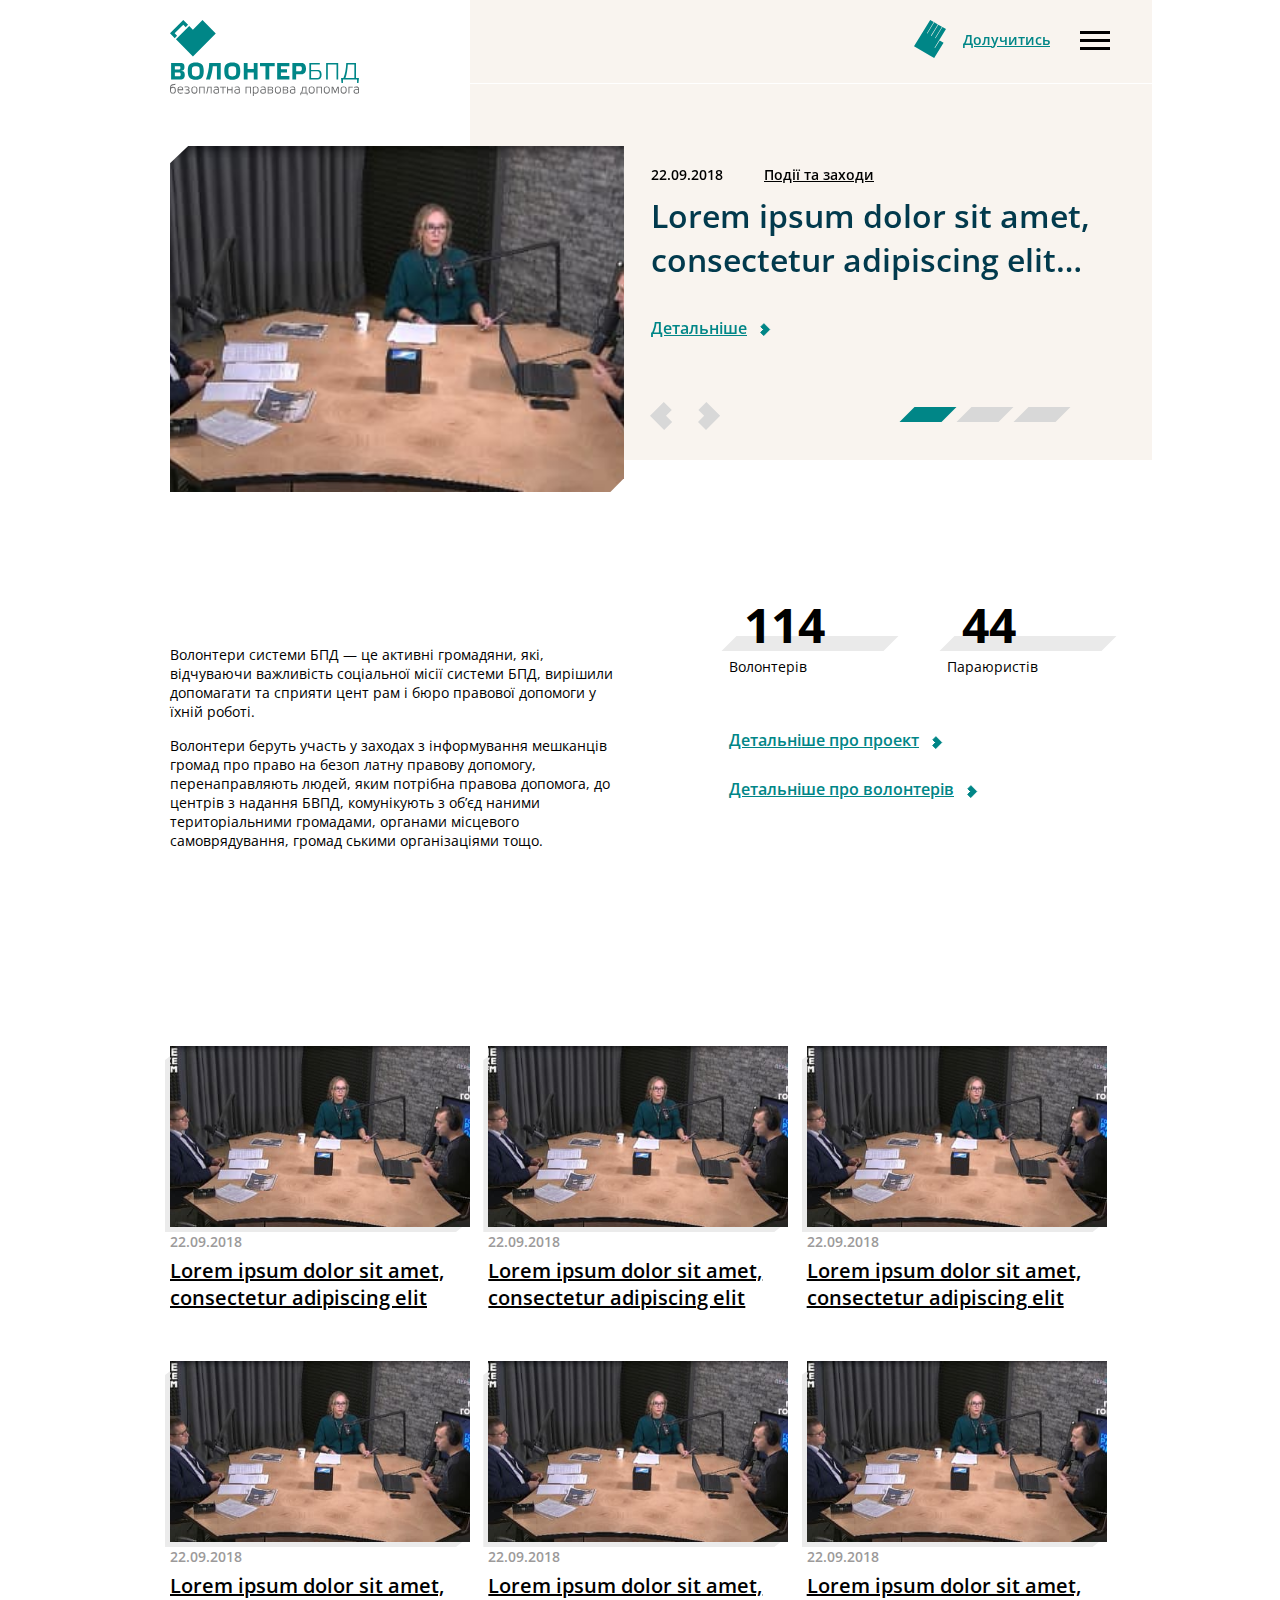
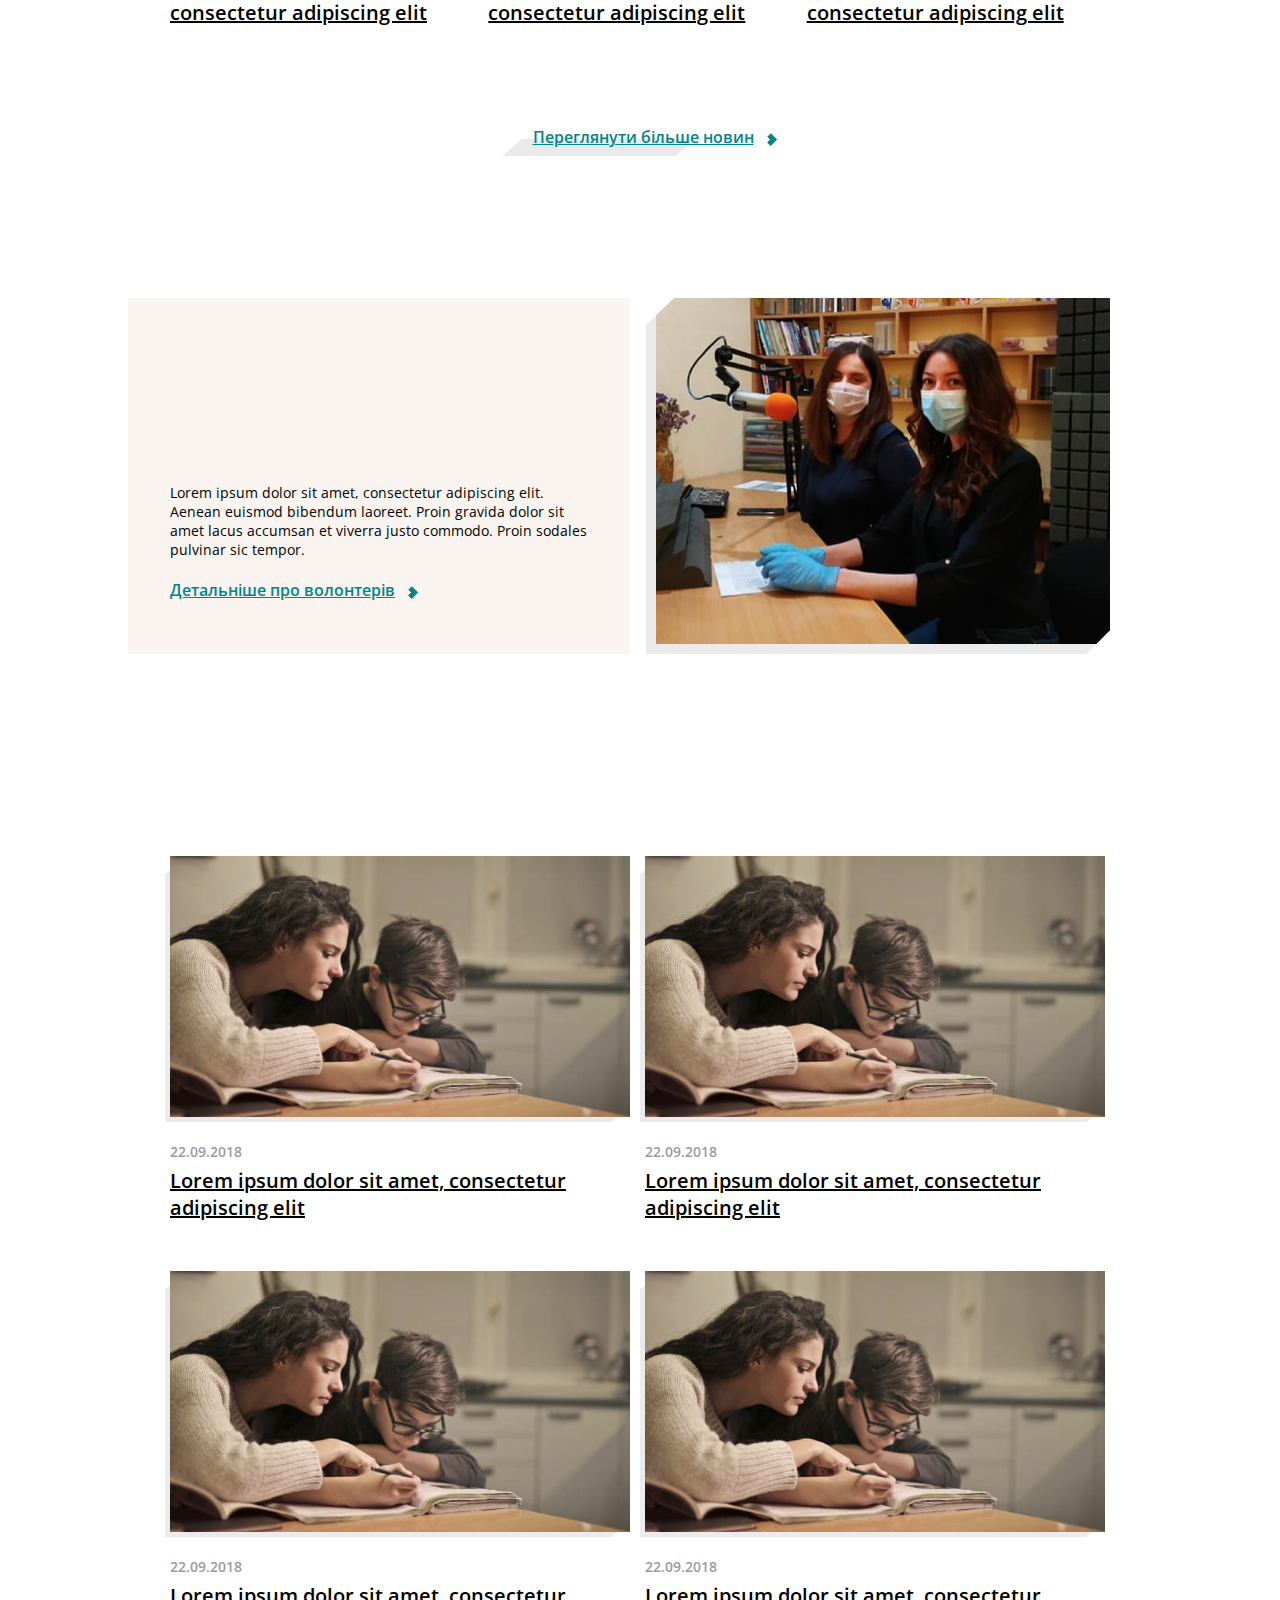
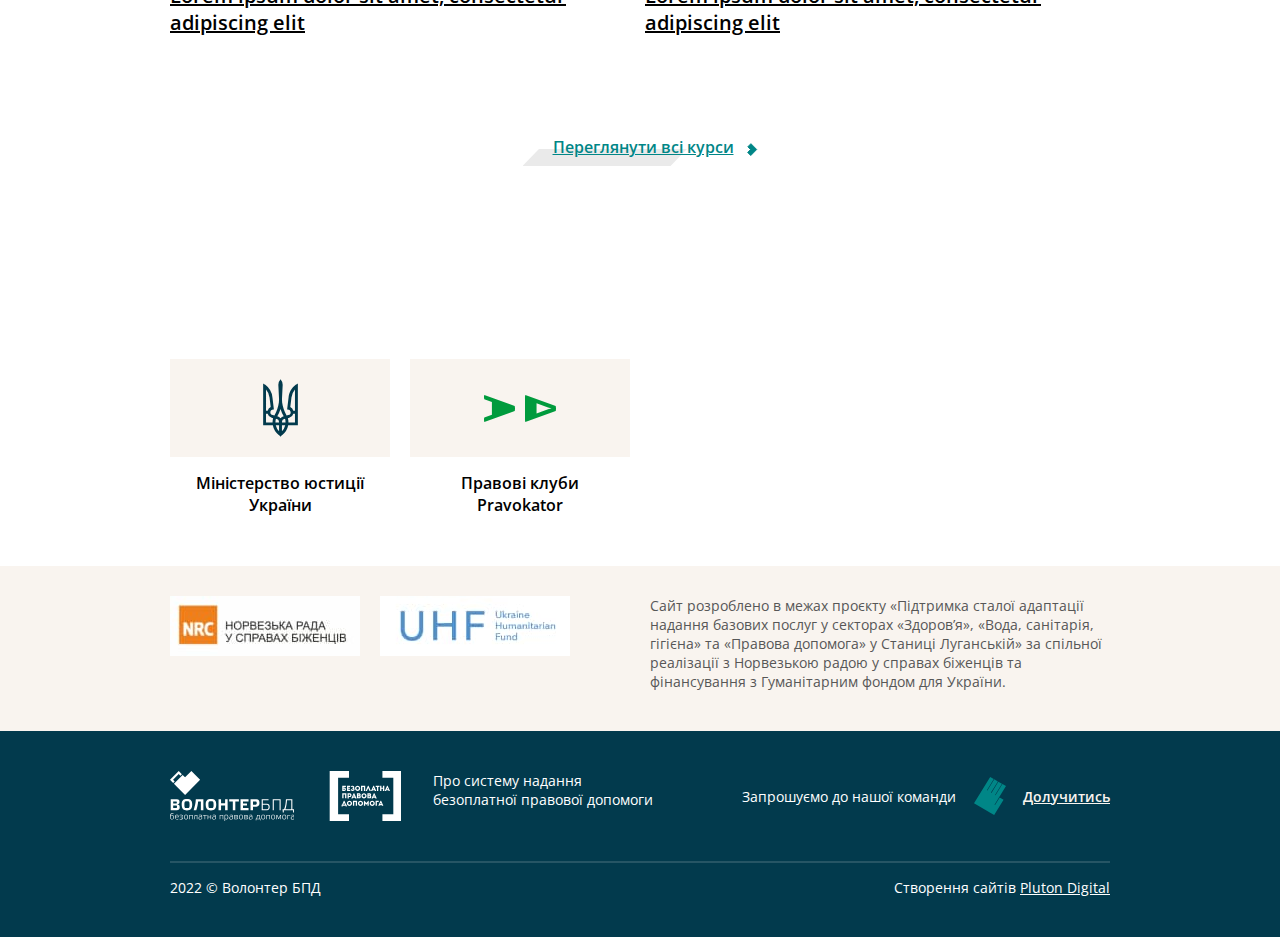
<file: index.html>
<!DOCTYPE html>
<html lang="ua">

<head>
  <meta charset="UTF-8">
  <meta http-equiv="X-UA-Compatible" content="IE=edge">
  <meta name="viewport" content="width=device-width, initial-scale=1.0">
  <meta name="theme-color" content="#F9F4EF">
  <title>VolunteerBPD</title>
  <link rel="preconnect" href="https://fonts.googleapis.com">
  <link rel="preconnect" href="https://fonts.gstatic.com" crossorigin>
  <link href="https://fonts.googleapis.com/css2?family=Open+Sans:wght@400;600;700&display=swap" rel="stylesheet">
  <link rel="stylesheet" href="css/fancybox.css">
  <link rel="stylesheet" type="text/css" href="css/slick.css" />
  <link rel="stylesheet" href="css/style.css">
</head>

<body>

  <div class="wrapper">

    <header class="header header-slider" id="header">
      
      <div class="container__bg">
        <span class="header__bg header__bg--slider"></span>
        <span class="container__bg-line"></span>
      </div>
      
        <div class="header__content">
    <div class="container">
      <div class="header__wrapper">
        <a class="logo__link" href="index.html">
          <img class="logo__img" src="img/header_logo_small.svg" width="112" height="45" alt="Логотип">
          <img class="logo__img-tablet" src="img/header_logo.svg" width="188" height="27" alt="Логотип">
        </a>
      
        <div class="header__inner">
        
          <div class="burger-menu">
  <nav class="menu">

    <ul class="menu-list">

      <li class="menu-item">
        <a href="about.html">Про нас</a>
      </li>

      <li class="menu-item">
        <a href="reestr.html">Наші волонтери</a>
      </li>

      <li class="menu-item menu-item-has-children">
        <a href="education.html">Курси</a>
        <ul class="sub-menu">
          <li class="sub-menu-item">
            <a href="#">Загальні курси</a>
          </li>
          <li class="sub-menu-item">
            <a href="#">Обовязкові курси</a>
          </li>
        </ul>
      </li>

      <li class="menu-item">
        <a href="news.html">Події та заходи</a>
      </li>

      <li class="menu-item menu-item-has-children">
        <a href="news.html">Корисно</a>
        <ul class="sub-menu">
          <li class="sub-menu-item">
            <a href="#">Всі матеріали</a>
          </li>
          <li class="sub-menu-item">
            <a href="#">Інформаційні матеріали</a>
          </li>
          <li class="sub-menu-item">
            <a href="#">Буклети</a>
          </li>
          <li class="sub-menu-item">
            <a href="#">Законодавство</a>
          </li>
          <li class="sub-menu-item">
            <a href="#">Звітування</a>
          </li>
        </ul>
      </li>

      <li class="menu-item">
        <a href="contacts.html">Контакти</a>
      </li>
    </ul>
  </nav>

  <ul class="contacts__social-list">
    <li class="contacts__social-item contacts__social-item--fb">
      <a class="contacts__social-link" target="_blank" href="#">Facebook</a>
    </li>
    <li class="contacts__social-item contacts__social-item--instagram">
      <a class="contacts__social-link" target="_blank" href="#">Instagram</a>
    </li>
  </ul>
</div>
        
          <a class="header__join-link footer__join-link" href="become_volunteer.html">Долучитись</a>
        
          <button class="header__burger" type="button">
            <span class="header__burger-menu"></span>
            <span class="sr-only">Відкрити меню</span>
          </button>
        </div>
      </div>
    </div>
  </div>
        
        <div class="header__slider">
    <div class="container">
      <ul class="slider">
        <li class="slider__item">
          <img class="slider__img" src="img/news.jpg" alt="img" width="300" height="216">
      
          <div class="slider__inner">
            <span class="header-single__date">22.09.2018</span>
            <a class="header-single__chapter" href="#">Події та заходи</a>
        
            <h1 class="slider__title">
              Lorem ipsum dolor sit amet, consectetur adipiscing elit consectetur adipiscing.
            </h1>
        
            <a class="btn" href="news.html">Детальніше</a>
          </div>
        </li>
        <li class="slider__item">
          <img class="slider__img" src="img/slider.jpg" alt="img" width="300" height="216">
      
          <div class="slider__inner">
            <span class="header-single__date">22.09.2018</span>
            <span class="header-single__chapter">Події та заходи</span>
        
            <span class="slider__title">
              Lconsectetur adipiscing elit consectetur adipiscing orem ipsum dolor sit amet.
            </span>
        
            <a class="btn" href="news.html">Детальніше</a>
          </div>
        </li>
        <li class="slider__item">
          <img class="slider__img" src="img/about.jpg" alt="img" width="300" height="216">
      
          <div class="slider__inner">
            <span class="header-single__date">22.09.2018</span>
            <span class="header-single__chapter">Події та заходи</span>
        
            <span class="slider__title">
              Lorem ipsum dolor sit amet, dolor sit amet,it consect.
            </span>
        
            <a class="btn" href="news.html">Детальніше</a>
          </div>
        </li>
      </ul>
    </div>
  </div>


        
    </header>

    <main class="main page-main">
      <div class="section progect-about pt50">
  <div class="container">
    <div class="progect-about__wrapper">
      <div class="progect-about__content content">
        <h2 class="progect-about__title section__title title__side-frame animation-prepare">
          Про проект
        </h2>
        <p>
          Волонтери системи БПД — це активні громадяни, які, відчуваючи важливість соціальної місії системи БПД,
          вирішили
          допомагати та сприяти цент рам і бюро правової допомоги у їхній роботі.
        </p>
        <p>
          Волонтери беруть участь у заходах з інформування мешканців громад про право на безоп латну правову допомогу,
          перенаправляють людей, яким потрібна правова допомога, до центрів з надання БВПД, комунікують з об’єд наними
          територіальними громадами, органами місцевого самоврядування, громад ськими організаціями тощо.
        </p>
      </div>
      <div class="progect-about__inner">
        <div class="progect-about__statistics">
          <ul class="progect-about__statistics-list home" id="counters_2">
            <li class="progect-about__statistics-item">
              <span class="progect-about__statistics-num counter" data-TargetNum="284"
                data-Speed="2000">
                0
              </span>
              <span class="progect-about__statistics-title">
                Волонтерів
              </span>
            </li>
            <li class="progect-about__statistics-item">
              <span class="progect-about__statistics-num counter" data-TargetNum="112"
                data-Speed="2000">
                0
              </span>
              <span class="progect-about__statistics-title">
                Параюристів
              </span>
            </li>
          </ul>
        </div>
        <a class="btn" href="#">Детальніше про проект</a>
        <a class="btn" href="#">Детальніше про волонтерів</a>
      </div>
    </div>
  </div>
</div>

      <section class="section news pt50">
  <div class="container">
    <h2 class="news__title section__title title__side-frame animation-prepare">
      Новини
    </h2>
    <ul class="news__list">
      <li class="news__item">
        <a class="news__link" href="news_single.html">
          <article class="news__article article__bg">
            <img class="news__img" src="img/news.jpg" width="300" height="181" alt="новина">
            <div class="news__wrapper">
              <time class="news__data" datetime="2018-09-22">
                <span class="news__num">22.09.2018</span>
              </time>
            </div>
            <span class="news__item-title">
              Lorem ipsum dolor sit amet, consectetur adipiscing elit
            </span>
          </article>
        </a>
      </li>
      <li class="news__item">
        <a class="news__link" href="news_single.html">
          <article class="news__article article__bg">
            <img class="news__img" src="img/news.jpg" width="300" height="181" alt="новина">
            <div class="news__wrapper">
              <time class="news__data" datetime="2018-09-22">
                <span class="news__num">22.09.2018</span>
              </time>
            </div>
            <span class="news__item-title">
              Lorem ipsum dolor sit amet, consectetur adipiscing elit
            </span>
          </article>
        </a>
      </li>
      <li class="news__item">
        <a class="news__link" href="news_single.html">
          <article class="news__article article__bg">
            <img class="news__img" src="img/news.jpg" width="300" height="181" alt="новина">
            <div class="news__wrapper">
              <time class="news__data" datetime="2018-09-22">
                <span class="news__num">22.09.2018</span>
              </time>
            </div>
            <span class="news__item-title">
              Lorem ipsum dolor sit amet, consectetur adipiscing elit
            </span>
          </article>
        </a>
      </li>
      <li class="news__item">
        <a class="news__link" href="news_single.html">
          <article class="news__article article__bg">
            <img class="news__img" src="img/news.jpg" width="300" height="181" alt="новина">
            <div class="news__wrapper">
              <time class="news__data" datetime="2018-09-22">
                <span class="news__num">22.09.2018</span>
              </time>
            </div>
            <span class="news__item-title">
              Lorem ipsum dolor sit amet, consectetur adipiscing elit
            </span>
          </article>
        </a>
      </li>
      <li class="news__item">
        <a class="news__link" href="news_single.html">
          <article class="news__article article__bg">
            <img class="news__img" src="img/news.jpg" width="300" height="181" alt="новина">
            <div class="news__wrapper">
              <time class="news__data" datetime="2018-09-22">
                <span class="news__num">22.09.2018</span>
              </time>
            </div>
            <span class="news__item-title">
              Lorem ipsum dolor sit amet, consectetur adipiscing elit
            </span>
          </article>
        </a>
      </li>
      <li class="news__item">
        <a class="news__link" href="news_single.html">
          <article class="news__article article__bg">
            <img class="news__img" src="img/news.jpg" width="300" height="181" alt="новина">
            <div class="news__wrapper">
              <time class="news__data" datetime="2018-09-22">
                <span class="news__num">22.09.2018</span>
              </time>
            </div>
            <span class="news__item-title">
              Lorem ipsum dolor sit amet, consectetur adipiscing elit
            </span>
          </article>
        </a>
      </li>
      <li class="news__item">
        <a class="news__link" href="news_single.html">
          <article class="news__article article__bg">
            <img class="news__img" src="img/news.jpg" width="300" height="181" alt="новина">
            <div class="news__wrapper">
              <time class="news__data" datetime="2018-09-22">
                <span class="news__num">22.09.2018</span>
              </time>
            </div>
            <span class="news__item-title">
              Lorem ipsum dolor sit amet, consectetur adipiscing elit
            </span>
          </article>
        </a>
      </li>
      <li class="news__item">
        <a class="news__link" href="news_single.html">
          <article class="news__article article__bg">
            <img class="news__img" src="img/news.jpg" width="300" height="181" alt="новина">
            <div class="news__wrapper">
              <time class="news__data" datetime="2018-09-22">
                <span class="news__num">22.09.2018</span>
              </time>
            </div>
            <span class="news__item-title">
              Lorem ipsum dolor sit amet, consectetur adipiscing elit
            </span>
          </article>
        </a>
      </li>
      <li class="news__item">
        <a class="news__link" href="news_single.html">
          <article class="news__article article__bg">
            <img class="news__img" src="img/news.jpg" width="300" height="181" alt="новина">
            <div class="news__wrapper">
              <time class="news__data" datetime="2018-09-22">
                <span class="news__num">22.09.2018</span>
              </time>
            </div>
            <span class="news__item-title">
              Lorem ipsum dolor sit amet, consectetur adipiscing elit
            </span>
          </article>
        </a>
      </li>
      <li class="news__item">
        <a class="news__link" href="news_single.html">
          <article class="news__article article__bg">
            <img class="news__img" src="img/news.jpg" width="300" height="181" alt="новина">
            <div class="news__wrapper">
              <time class="news__data" datetime="2018-09-22">
                <span class="news__num">22.09.2018</span>
              </time>
            </div>
            <span class="news__item-title">
              Lorem ipsum dolor sit amet, consectetur adipiscing elit
            </span>
          </article>
        </a>
      </li>
      <li class="news__item">
        <a class="news__link" href="news_single.html">
          <article class="news__article article__bg">
            <img class="news__img" src="img/news.jpg" width="300" height="181" alt="новина">
            <div class="news__wrapper">
              <time class="news__data" datetime="2018-09-22">
                <span class="news__num">22.09.2018</span>
              </time>
            </div>
            <span class="news__item-title">
              Lorem ipsum dolor sit amet, consectetur adipiscing elit
            </span>
          </article>
        </a>
      </li>
      <li class="news__item">
        <a class="news__link" href="news_single.html">
          <article class="news__article article__bg">
            <img class="news__img" src="img/news.jpg" width="300" height="181" alt="новина">
            <div class="news__wrapper">
              <time class="news__data" datetime="2018-09-22">
                <span class="news__num">22.09.2018</span>
              </time>
            </div>
            <span class="news__item-title">
              Lorem ipsum dolor sit amet, consectetur adipiscing elit
            </span>
          </article>
        </a>
      </li>
    </ul>
    <a class="btn btn__bg btn__center" href="news.html">Переглянути більше новин</a>
  </div>
</section>

      <section class="section volunteer-about pt50">
  <div class="container">
    <div class="volunteer-about__wrapper">
      <span class="volunteer-about__picture volunteer-about__picture-bg"></span>
      <div class="volunteer-about__picture" style="background-image: url('img/volunteer.jpg')">
      </div>
      <div class="volunteer-about__inner bg-accent">
        <h3 class="volunteer-about__title animation-prepare">Правовий статус волонтерів</h3>
        <p class="volunteer-about__text">
          Lorem ipsum dolor sit amet, consectetur adipiscing elit. Aenean euismod bibendum laoreet. Proin gravida dolor
          sit amet lacus accumsan et viverra justo commodo. Proin sodales pulvinar sic tempor.
        </p>
        <a class="btn" href="reestr.html">Детальніше про волонтерів</a>
      </div>
    </div>
  </div>
</section>

      <section class="section education filter pt50">
  <div class="container">
    <h2 class="education__title section__title title__side-frame animation-prepare">
      Навчання
    </h2>
    <ul class="education__list">
      <li class="education__item">
        <a class="news__link" href="#">
          <article class="education__article article__bg">
            <img class="education__img" src="img/education.jpg" width="300" height="181" alt="новина">
            <div class="education__wrapper">
              <time class="education__data" datetime="2018-09-22">
                <span class="education__num">22.09.2018</span>
              </time>
            </div>
            <span class="education__item-title">
              Lorem ipsum dolor sit amet, consectetur adipiscing elit
            </span>
          </article>
        </a>
      </li>
      <li class="education__item">
        <a class="news__link" href="#">
          <article class="education__article article__bg">
            <img class="education__img" src="img/education.jpg" width="300" height="181" alt="новина">
            <div class="education__wrapper">
              <time class="education__data" datetime="2018-09-22">
                <span class="education__num">22.09.2018</span>
              </time>
            </div>
            <span class="education__item-title">
              Lorem ipsum dolor sit amet, consectetur adipiscing elit
            </span>
          </article>
        </a>
      </li>
      <li class="education__item">
        <a class="news__link" href="#">
          <article class="education__article article__bg">
            <img class="education__img" src="img/education.jpg" width="300" height="181" alt="новина">
            <div class="education__wrapper">
              <time class="education__data" datetime="2018-09-22">
                <span class="education__num">22.09.2018</span>
              </time>
            </div>
            <span class="education__item-title">
              Lorem ipsum dolor sit amet, consectetur adipiscing elit
            </span>
          </article>
        </a>
      </li>
      <li class="education__item">
        <a class="news__link" href="#">
          <article class="education__article article__bg">
            <img class="education__img" src="img/education.jpg" width="300" height="181" alt="новина">
            <div class="education__wrapper">
              <time class="education__data" datetime="2018-09-22">
                <span class="education__num">22.09.2018</span>
              </time>
            </div>
            <span class="education__item-title">
              Lorem ipsum dolor sit amet, consectetur adipiscing elit
            </span>
          </article>
        </a>
      </li>
      <li class="education__item">
        <a class="news__link" href="#">
          <article class="education__article article__bg">
            <img class="education__img" src="img/education.jpg" width="300" height="181" alt="новина">
            <div class="education__wrapper">
              <time class="education__data" datetime="2018-09-22">
                <span class="education__num">22.09.2018</span>
              </time>
            </div>
            <span class="education__item-title">
              Lorem ipsum dolor sit amet, consectetur adipiscing elit
            </span>
          </article>
        </a>
      </li>
      <li class="education__item">
        <a class="news__link" href="#">
          <article class="education__article article__bg">
            <img class="education__img" src="img/education.jpg" width="300" height="181" alt="новина">
            <div class="education__wrapper">
              <time class="education__data" datetime="2018-09-22">
                <span class="education__num">22.09.2018</span>
              </time>
            </div>
            <span class="education__item-title">
              Lorem ipsum dolor sit amet, consectetur adipiscing elit
            </span>
          </article>
        </a>
      </li>
      <li class="education__item">
        <a class="news__link" href="#">
          <article class="education__article article__bg">
            <img class="education__img" src="img/education.jpg" width="300" height="181" alt="новина">
            <div class="education__wrapper">
              <time class="education__data" datetime="2018-09-22">
                <span class="education__num">22.09.2018</span>
              </time>
            </div>
            <span class="education__item-title">
              Lorem ipsum dolor sit amet, consectetur adipiscing elit
            </span>
          </article>
        </a>
      </li>
      <li class="education__item">
        <a class="news__link" href="#">
          <article class="education__article article__bg">
            <img class="education__img" src="img/education.jpg" width="300" height="181" alt="новина">
            <div class="education__wrapper">
              <time class="education__data" datetime="2018-09-22">
                <span class="education__num">22.09.2018</span>
              </time>
            </div>
            <span class="education__item-title">
              Lorem ipsum dolor sit amet, consectetur adipiscing elit
            </span>
          </article>
        </a>
      </li>
      <li class="education__item">
        <a class="news__link" href="#">
          <article class="education__article article__bg">
            <img class="education__img" src="img/education.jpg" width="300" height="181" alt="новина">
            <div class="education__wrapper">
              <time class="education__data" datetime="2018-09-22">
                <span class="education__num">22.09.2018</span>
              </time>
            </div>
            <span class="education__item-title">
              Lorem ipsum dolor sit amet, consectetur adipiscing elit
            </span>
          </article>
        </a>
      </li>
      <li class="education__item">
        <a class="news__link" href="#">
          <article class="education__article article__bg">
            <img class="education__img" src="img/education.jpg" width="300" height="181" alt="новина">
            <div class="education__wrapper">
              <time class="education__data" datetime="2018-09-22">
                <span class="education__num">22.09.2018</span>
              </time>
            </div>
            <span class="education__item-title">
              Lorem ipsum dolor sit amet, consectetur adipiscing elit
            </span>
          </article>
        </a>
      </li>
      <li class="education__item">
        <a class="news__link" href="#">
          <article class="education__article article__bg">
            <img class="education__img" src="img/education.jpg" width="300" height="181" alt="новина">
            <div class="education__wrapper">
              <time class="education__data" datetime="2018-09-22">
                <span class="education__num">22.09.2018</span>
              </time>
            </div>
            <span class="education__item-title">
              Lorem ipsum dolor sit amet, consectetur adipiscing elit
            </span>
          </article>
        </a>
      </li>
      <li class="education__item">
        <a class="news__link" href="#">
          <article class="education__article article__bg">
            <img class="education__img" src="img/education.jpg" width="300" height="181" alt="новина">
            <div class="education__wrapper">
              <time class="education__data" datetime="2018-09-22">
                <span class="education__num">22.09.2018</span>
              </time>
            </div>
            <span class="education__item-title">
              Lorem ipsum dolor sit amet, consectetur adipiscing elit
            </span>
          </article>
        </a>
      </li>
    </ul>
    <a class="btn btn__bg btn__center" href="education.html">Переглянути всі курси</a>
  </div>
</section>

      <section class="section partners pt50">
  <div class="partners__top">
      <div class="container">
      <h2 class="partners__title section__title title__side-frame animation-prepare">
        Наші партнери
      </h2>
      <ul class="partners__list">
        <li class="partners__item">
          <div class="partners__item-logo bg-accent">
            <img class="partners__item-img partners__item-img--mu" src="img/mu_logo.svg" alt="логотип партнераimg/">
          </div>
          <div class="partners__item-title">
            Міністерство юстиції України
          </div>
        </li>
        <li class="partners__item">
          <div class="partners__item-logo bg-accent">
            <img class="partners__item-img partners__item-img--provocator" src="img/pravokator_logo.svg"
              alt="логотип партнера">
          </div>
          <div class="partners__item-title">
            Правові клуби<br>Pravokator
          </div>
        </li>
      </ul>
    </div>
    </div>
  <div class="partners__bottom bg-accent">
    <div class="container">
      <div class="partners__bottom-box">
        <img class="partners__logo partners__logo--nrc" src="img/nrc.jpg"
          alt="За підтирмки Норвезької ради у справах біженців та фінансування">
        <img class="partners__logo partners__logo--uhf" src="img/uhf.jpg"
          alt="За підтирмки Гуманітарного фонду для України">
      </div>
      <p class="partners__text">
        Сайт розроблено в межах проєкту «Підтримка сталої адаптації надання базових послуг у секторах «Здоров’я», «Вода,
        санітарія, гігієна» та «Правова допомога» у Станиці Луганській» за спільної реалізації з Норвезькою радою у
        справах біженців та фінансування з Гуманітарним фондом для України.
      </p>
    </div>
  </div>
</section>
    </main>

<footer class="footer">
  <div class="container">
    <div class="footer__top">

      <div class="footer__top-inner">
        <a class="logo__link" href="index.html">
          <img class="logo__img" src="img/footer_logo.svg" width="85" height="35" alt="Логотип">
        </a>
        <a class="footer__link" href="index.html">Про систему надання<br> безоплатної правової допомоги
        </a>
      </div>

      <div class="footer__top-innerbox">
        <div class="footer__invitation">Запрошуємо<br> до нашої команди</div>
        <a class="footer__join-link" href="become_volunteer.html">Долучитись</a>
      </div>

    </div>

    <div class="footer__bottom">

      <div class="footer__copyright-legal">2022 © Волонтер БПД</div>
      <div class="footer__copyright-block">
        <span class="footer__copyright-span">Створення сайтів</span>
        <a class="footer__copyright-link" href="http://plut-on.com/" target="_blank">Pluton Digital</a>
      </div>

    </div>
  </div>
</footer>

  </div>


  <script>
    window.themeLink = "../";
  </script>
  <script src="https://cdnjs.cloudflare.com/ajax/libs/jquery/3.6.0/jquery.min.js" referrerpolicy="no-referrer"></script>
  <script src="js/components/fancybox.min.js"></script>
  <script src="js/components/multi-animated-counter.js"></script>
  <script src="js/components/slick.js"></script>
  <script src="js/components/sticky-kit.js"></script>
  <script src="js/index.js"></script>
  </body>

  </html>
</file>
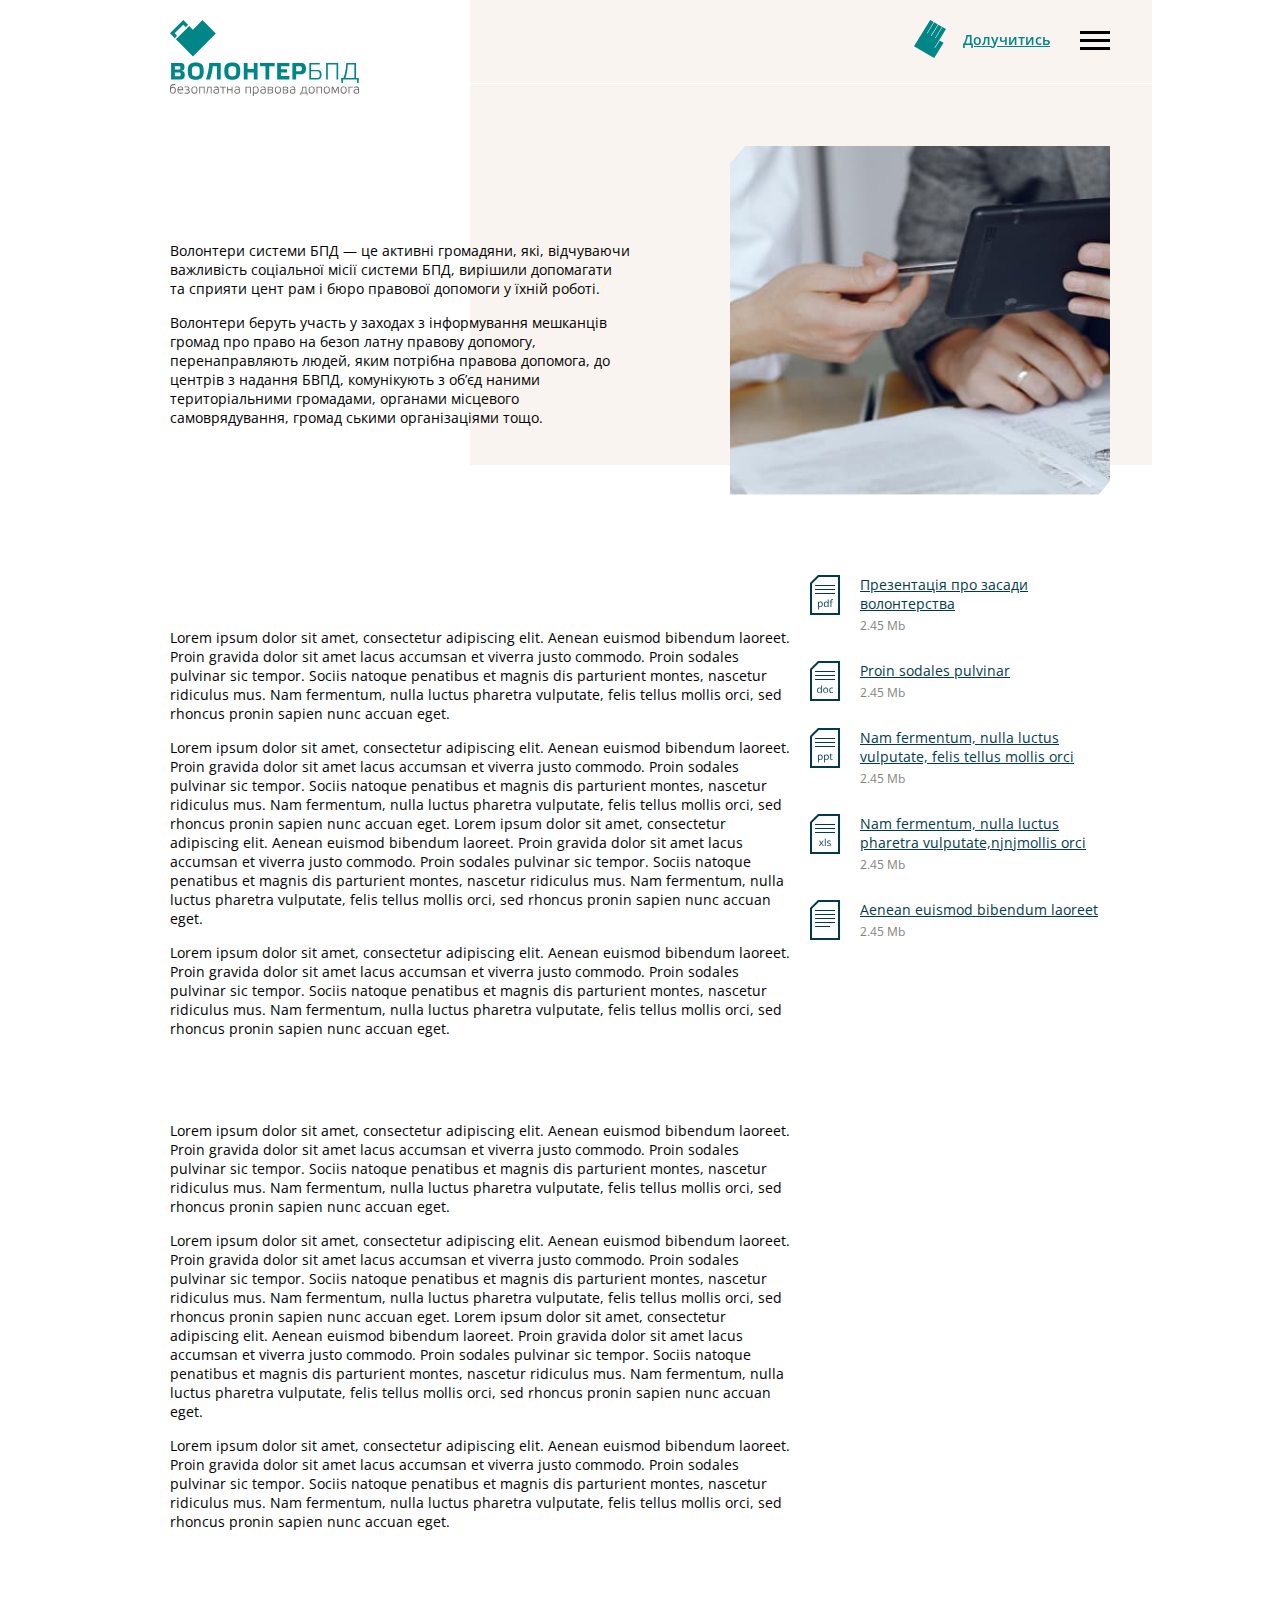
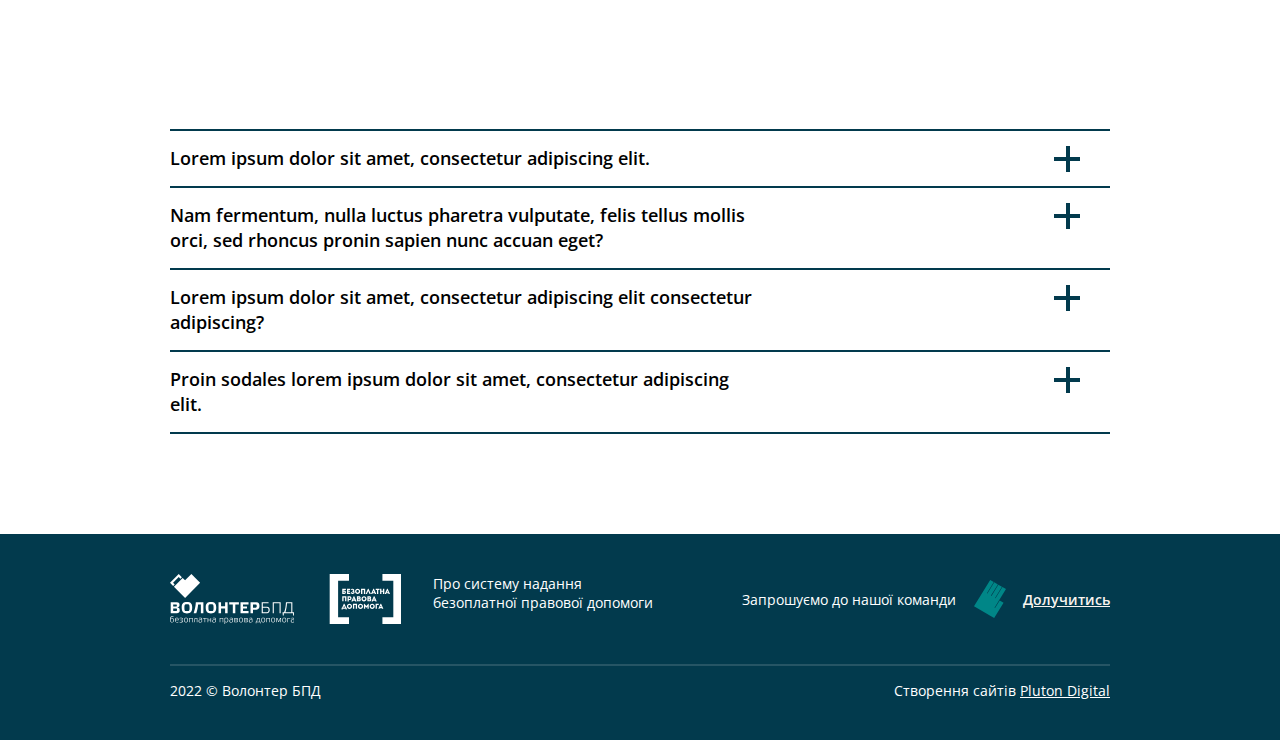
<file: about.html>
<!DOCTYPE html>
<html lang="ua">

<head>
  <meta charset="UTF-8">
  <meta http-equiv="X-UA-Compatible" content="IE=edge">
  <meta name="viewport" content="width=device-width, initial-scale=1.0">
  <meta name="theme-color" content="#F9F4EF">
  <title>VolunteerBPD</title>
  <link rel="preconnect" href="https://fonts.googleapis.com">
  <link rel="preconnect" href="https://fonts.gstatic.com" crossorigin>
  <link href="https://fonts.googleapis.com/css2?family=Open+Sans:wght@400;600;700&display=swap" rel="stylesheet">
  <link rel="stylesheet" href="css/fancybox.css">
  <link rel="stylesheet" type="text/css" href="css/slick.css" />
  <link rel="stylesheet" href="css/style.css">
</head>

<body>

  <div class="wrapper">

    <header class="header header-about" id="header">
      
      <div class="container__bg">
        <span class="header__bg header__bg--full-height"></span>
        <span class="container__bg-line"></span>
      </div>
      
        <div class="header__content">
    <div class="container">
      <div class="header__wrapper">
        <a class="logo__link" href="index.html">
          <img class="logo__img" src="img/header_logo_small.svg" width="112" height="45" alt="Логотип">
          <img class="logo__img-tablet" src="img/header_logo.svg" width="188" height="27" alt="Логотип">
        </a>
      
        <div class="header__inner">
        
          <div class="burger-menu">
  <nav class="menu">

    <ul class="menu-list">

      <li class="menu-item">
        <a href="about.html">Про нас</a>
      </li>

      <li class="menu-item">
        <a href="reestr.html">Наші волонтери</a>
      </li>

      <li class="menu-item menu-item-has-children">
        <a href="education.html">Курси</a>
        <ul class="sub-menu">
          <li class="sub-menu-item">
            <a href="#">Загальні курси</a>
          </li>
          <li class="sub-menu-item">
            <a href="#">Обовязкові курси</a>
          </li>
        </ul>
      </li>

      <li class="menu-item">
        <a href="news.html">Події та заходи</a>
      </li>

      <li class="menu-item menu-item-has-children">
        <a href="news.html">Корисно</a>
        <ul class="sub-menu">
          <li class="sub-menu-item">
            <a href="#">Всі матеріали</a>
          </li>
          <li class="sub-menu-item">
            <a href="#">Інформаційні матеріали</a>
          </li>
          <li class="sub-menu-item">
            <a href="#">Буклети</a>
          </li>
          <li class="sub-menu-item">
            <a href="#">Законодавство</a>
          </li>
          <li class="sub-menu-item">
            <a href="#">Звітування</a>
          </li>
        </ul>
      </li>

      <li class="menu-item">
        <a href="contacts.html">Контакти</a>
      </li>
    </ul>
  </nav>

  <ul class="contacts__social-list">
    <li class="contacts__social-item contacts__social-item--fb">
      <a class="contacts__social-link" target="_blank" href="#">Facebook</a>
    </li>
    <li class="contacts__social-item contacts__social-item--instagram">
      <a class="contacts__social-link" target="_blank" href="#">Instagram</a>
    </li>
  </ul>
</div>
        
          <a class="header__join-link footer__join-link" href="become_volunteer.html">Долучитись</a>
        
          <button class="header__burger" type="button">
            <span class="header__burger-menu"></span>
            <span class="sr-only">Відкрити меню</span>
          </button>
        </div>
      </div>
    </div>
  </div>
      
      <div class="container">

        <div class="header-about__inner">
          <div class="header-about__content content">
            <h1 class="animation-prepare-fast">Про нас</h1>
            <p>
              Волонтери системи БПД — це активні громадяни, які, відчуваючи важливість соціальної місії системи БПД,
              вирішили допомагати та сприяти цент рам і бюро правової допомоги у їхній роботі.
            </p>
            <p>
              Волонтери беруть участь у заходах з інформування мешканців громад про право на безоп латну правову допомогу,
              перенаправляють людей, яким потрібна правова допомога, до центрів з надання БВПД, комунікують з об’єд наними
              територіальними громадами, органами місцевого самоврядування, громад ськими організаціями тощо.
            </p>
          </div>
          <img class="header-about__img corner__cut" src="img/about.jpg" alt="волонтери" width="300" height="216">
        </div>
        
      </div>
    </header>

    <main class="main page-about pb50">

        <section class="section content-file ">
  <div class="container">
    <div class="content-file__inner">
      <div class="files__wrapp">
  <ul class="files-list list__stick">
    <li class="files-item files-item__pdf">
      <a class="files-link" href="#" download="">
        Презентація про засади волонтерства
      </a>
      <span>2.45 Mb</span>
    </li>
    <li class="files-item files-item__doc">
      <a class="files-link" href="#" download="">
        Proin sodales pulvinar
      </a>
      <span>2.45 Mb</span>
    </li>
    <li class="files-item files-item__ppt">
      <a class="files-link" href="#" download="">
        Nam fermentum, nulla luctus vulputate, felis tellus mollis orci
      </a>
      <span>2.45 Mb</span>
    </li>
    <li class="files-item files-item__xls">
      <a class="files-link" href="#" download="">
        Nam fermentum, nulla luctus pharetra vulputate,njnjmollis orci
      </a>
      <span>2.45 Mb</span>
    </li>
    <li class="files-item files-item__unknown">
      <a class="files-link" href="#" download="">
        Aenean euismod bibendum laoreet
      </a>
      <span>2.45 Mb</span>
    </li>
  </ul>
</div>
      <div class="content content_title_animation">
          <h2>
            Заголовок окремого блоку тексту
          </h2>
          <p>
            Lorem ipsum dolor sit amet, consectetur adipiscing elit. Aenean euismod bibendum laoreet. Proin gravida
            dolor
            sit
            amet lacus accumsan et viverra justo commodo. Proin sodales pulvinar sic tempor. Sociis natoque penatibus et
            magnis dis parturient montes, nascetur ridiculus mus. Nam fermentum, nulla luctus pharetra vulputate, felis
            tellus
            mollis orci, sed rhoncus pronin sapien nunc accuan eget.
          </p>
          <p>
            Lorem ipsum dolor sit amet, consectetur adipiscing elit. Aenean euismod bibendum laoreet. Proin gravida
            dolor
            sit
            amet lacus accumsan et viverra justo commodo. Proin sodales pulvinar sic tempor. Sociis natoque penatibus et
            magnis dis parturient montes, nascetur ridiculus mus. Nam fermentum, nulla luctus pharetra vulputate, felis
            tellus
            mollis orci, sed rhoncus pronin sapien nunc accuan eget. Lorem ipsum dolor sit amet, consectetur adipiscing
            elit.
            Aenean euismod bibendum laoreet. Proin gravida dolor sit amet lacus accumsan et viverra justo commodo. Proin
            sodales pulvinar sic tempor. Sociis natoque penatibus et magnis dis parturient montes, nascetur ridiculus
            mus.
            Nam
            fermentum, nulla luctus pharetra vulputate, felis tellus mollis orci, sed rhoncus pronin sapien nunc accuan
            eget.
          </p>
          <p>
            Lorem ipsum dolor sit amet, consectetur adipiscing elit. Aenean euismod bibendum laoreet. Proin gravida
            dolor
            sit
            amet lacus accumsan et viverra justo commodo. Proin sodales pulvinar sic tempor. Sociis natoque penatibus et
            magnis dis parturient montes, nascetur ridiculus mus. Nam fermentum, nulla luctus pharetra vulputate, felis
            tellus
            mollis orci, sed rhoncus pronin sapien nunc accuan eget.
          </p>
          <h2>
            Заголовок окремого блоку тексту
          </h2>
          <p>
            Lorem ipsum dolor sit amet, consectetur adipiscing elit. Aenean euismod bibendum laoreet. Proin gravida
            dolor
            sit
            amet lacus accumsan et viverra justo commodo. Proin sodales pulvinar sic tempor. Sociis natoque penatibus et
            magnis dis parturient montes, nascetur ridiculus mus. Nam fermentum, nulla luctus pharetra vulputate, felis
            tellus
            mollis orci, sed rhoncus pronin sapien nunc accuan eget.
          </p>
          <p>
            Lorem ipsum dolor sit amet, consectetur adipiscing elit. Aenean euismod bibendum laoreet. Proin gravida
            dolor
            sit
            amet lacus accumsan et viverra justo commodo. Proin sodales pulvinar sic tempor. Sociis natoque penatibus et
            magnis dis parturient montes, nascetur ridiculus mus. Nam fermentum, nulla luctus pharetra vulputate, felis
            tellus
            mollis orci, sed rhoncus pronin sapien nunc accuan eget. Lorem ipsum dolor sit amet, consectetur adipiscing
            elit.
            Aenean euismod bibendum laoreet. Proin gravida dolor sit amet lacus accumsan et viverra justo commodo. Proin
            sodales pulvinar sic tempor. Sociis natoque penatibus et magnis dis parturient montes, nascetur ridiculus
            mus.
            Nam
            fermentum, nulla luctus pharetra vulputate, felis tellus mollis orci, sed rhoncus pronin sapien nunc accuan
            eget.
          </p>
          <p>
            Lorem ipsum dolor sit amet, consectetur adipiscing elit. Aenean euismod bibendum laoreet. Proin gravida
            dolor
            sit
            amet lacus accumsan et viverra justo commodo. Proin sodales pulvinar sic tempor. Sociis natoque penatibus et
            magnis dis parturient montes, nascetur ridiculus mus. Nam fermentum, nulla luctus pharetra vulputate, felis
            tellus
            mollis orci, sed rhoncus pronin sapien nunc accuan eget.
          </p>
      </div>
    </div>
  </div>
</section>


  
        <section class="section faq">
  <div class="container">
    <div class="faq__content">
      <h2 class="faq__title animation-prepare">Часті питання</h2>
      <ul class="faq__list">
        <li class="faq__item faq__item-has-children">
          <div class="faq__item-title">
            <h4>Lorem ipsum dolor sit amet, consectetur adipiscing elit.</h4>
          </div>
          <div class="faq__item-content">
            <p>
              Lorem ipsum dolor sit amet, consectetur adipiscing elit. Aenean euismod bibendum laoreet. Proin gravida
              dolor sit amet lacus accumsan et viverra justo commodo. Nam fermentum, nulla luctus pharetra vulputate,
              felis tellus mollis orci, sed rhoncus pronin sapien nunc accuan eget.
            </p>
            <p>
              Aenean euismod bibendum laoreet. Proin gravida dolor sit amet lacus accumsan et viverra justo commodo.
              Proin
              sodales pulvinar sic tempor. Sociis natoque penatibus et magnis dis parturient montes, nascetur ridiculus
              mus.
            </p>
          </div>
        </li>
        <li class="faq__item faq__item-has-children">
          <div class="faq__item-title">
            <h4>Nam fermentum, nulla luctus pharetra vulputate, felis tellus mollis orci, sed rhoncus pronin sapien nunc
              accuan eget?</h4>
          </div>
          <div class="faq__item-content">
            <p>
              Lorem ipsum dolor sit amet, consectetur adipiscing elit. Aenean euismod bibendum laoreet. Proin gravida
              dolor sit amet lacus accumsan et viverra justo commodo. Nam fermentum, nulla luctus pharetra vulputate,
              felis tellus mollis orci, sed rhoncus pronin sapien nunc accuan eget.
            </p>
            <p>
              Aenean euismod bibendum laoreet. Proin gravida dolor sit amet lacus accumsan et viverra justo commodo.
              Proin
              sodales pulvinar sic tempor. Sociis natoque penatibus et magnis dis parturient montes, nascetur ridiculus
              mus.
            </p>
          </div>
        </li>
        <li class="faq__item faq__item-has-children">
          <div class="faq__item-title">
            <h4>Lorem ipsum dolor sit amet, consectetur adipiscing elit consectetur adipiscing?</h4>
          </div>
          <div class="faq__item-content">
            <p>
              Lorem ipsum dolor sit amet, consectetur adipiscing elit. Aenean euismod bibendum laoreet. Proin gravida
              dolor sit amet lacus accumsan et viverra justo commodo. Nam fermentum, nulla luctus pharetra vulputate,
              felis tellus mollis orci, sed rhoncus pronin sapien nunc accuan eget.
            </p>
            <p>
              Aenean euismod bibendum laoreet. Proin gravida dolor sit amet lacus accumsan et viverra justo commodo.
              Proin
              sodales pulvinar sic tempor. Sociis natoque penatibus et magnis dis parturient montes, nascetur ridiculus
              mus.
            </p>
          </div>
        </li>
        <li class="faq__item faq__item-has-children">
          <div class="faq__item-title">
            <h4>Proin sodales lorem ipsum dolor sit amet, consectetur adipiscing elit.</h4>
          </div>
          <div class="faq__item-content">
            <p>
              Lorem ipsum dolor sit amet, consectetur adipiscing elit. Aenean euismod bibendum laoreet. Proin gravida
              dolor sit amet lacus accumsan et viverra justo commodo. Nam fermentum, nulla luctus pharetra vulputate,
              felis tellus mollis orci, sed rhoncus pronin sapien nunc accuan eget.
            </p>
            <p>
              Aenean euismod bibendum laoreet. Proin gravida dolor sit amet lacus accumsan et viverra justo commodo.
              Proin
              sodales pulvinar sic tempor. Sociis natoque penatibus et magnis dis parturient montes, nascetur ridiculus
              mus.
            </p>
          </div>
        </li>
      </ul>
    </div>
  </div>
</section>

    </main>

<footer class="footer">
  <div class="container">
    <div class="footer__top">

      <div class="footer__top-inner">
        <a class="logo__link" href="index.html">
          <img class="logo__img" src="img/footer_logo.svg" width="85" height="35" alt="Логотип">
        </a>
        <a class="footer__link" href="index.html">Про систему надання<br> безоплатної правової допомоги
        </a>
      </div>

      <div class="footer__top-innerbox">
        <div class="footer__invitation">Запрошуємо<br> до нашої команди</div>
        <a class="footer__join-link" href="become_volunteer.html">Долучитись</a>
      </div>

    </div>

    <div class="footer__bottom">

      <div class="footer__copyright-legal">2022 © Волонтер БПД</div>
      <div class="footer__copyright-block">
        <span class="footer__copyright-span">Створення сайтів</span>
        <a class="footer__copyright-link" href="http://plut-on.com/" target="_blank">Pluton Digital</a>
      </div>

    </div>
  </div>
</footer>

  </div>


  <script>
    window.themeLink = "../";
  </script>
  <script src="https://cdnjs.cloudflare.com/ajax/libs/jquery/3.6.0/jquery.min.js" referrerpolicy="no-referrer"></script>
  <script src="js/components/fancybox.min.js"></script>
  <script src="js/components/multi-animated-counter.js"></script>
  <script src="js/components/slick.js"></script>
  <script src="js/components/sticky-kit.js"></script>
  <script src="js/index.js"></script>
  </body>

  </html>
</file>
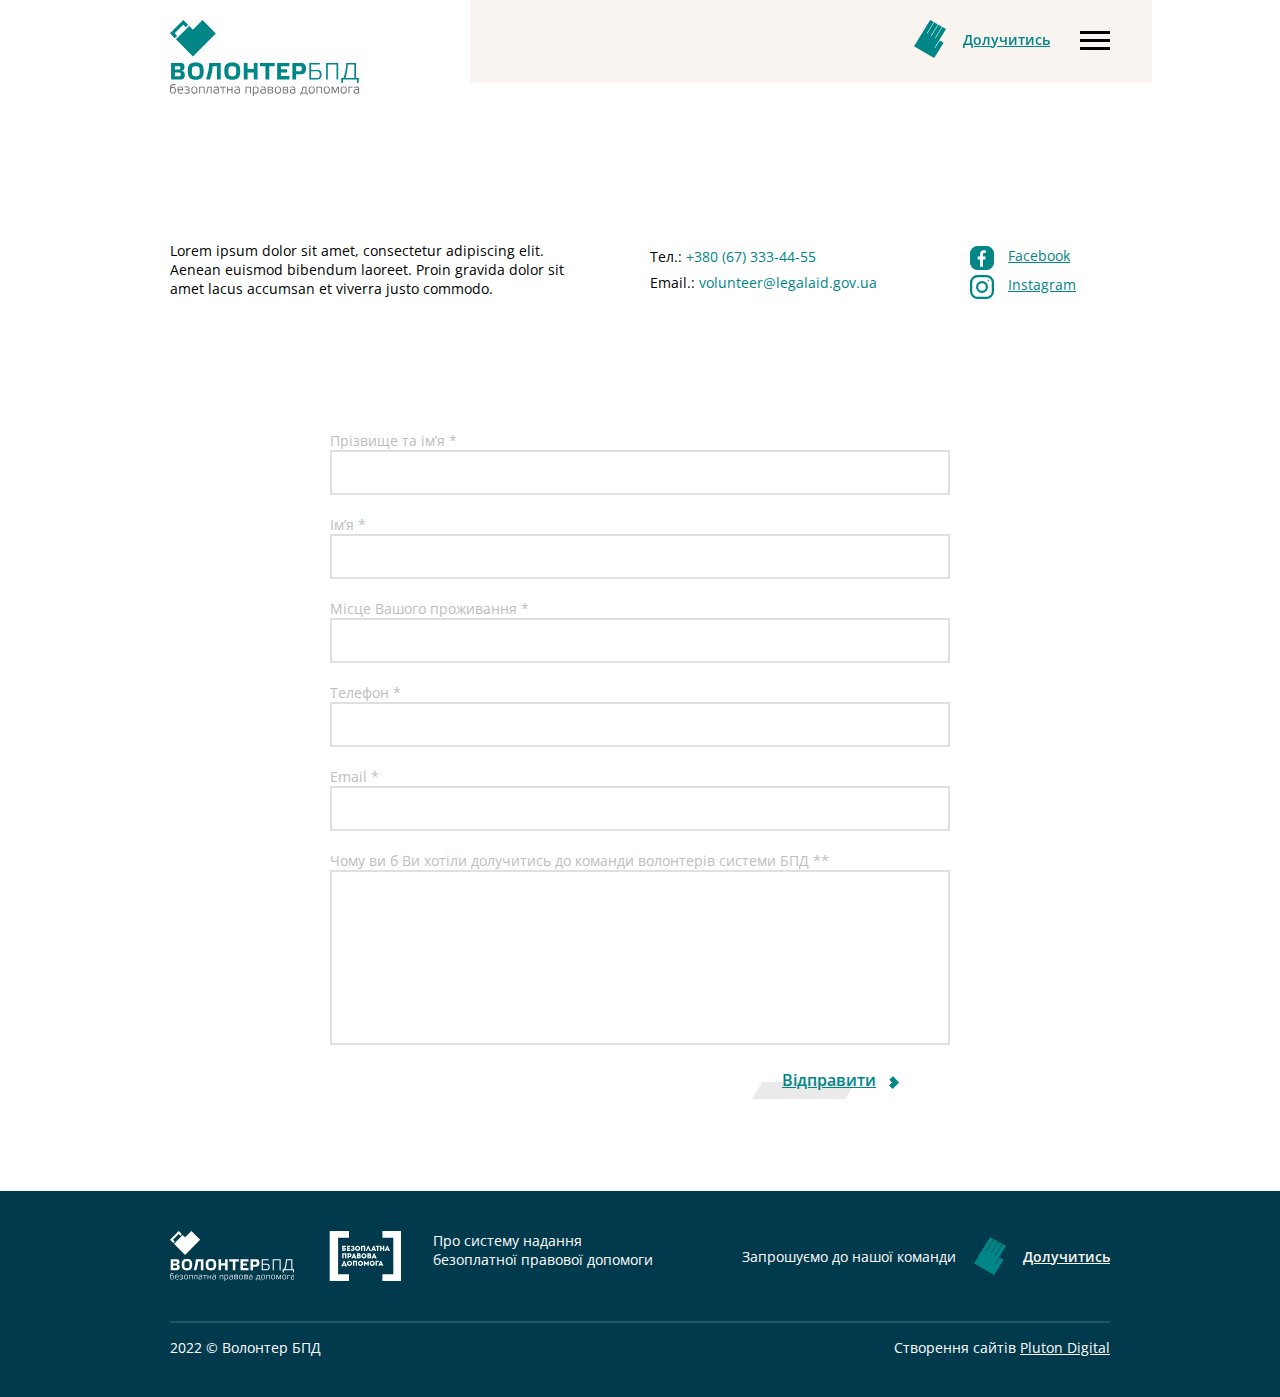
<file: become_volunteer.html>
<!DOCTYPE html>
<html lang="ua">

<head>
  <meta charset="UTF-8">
  <meta http-equiv="X-UA-Compatible" content="IE=edge">
  <meta name="viewport" content="width=device-width, initial-scale=1.0">
  <meta name="theme-color" content="#F9F4EF">
  <title>VolunteerBPD</title>
  <link rel="preconnect" href="https://fonts.googleapis.com">
  <link rel="preconnect" href="https://fonts.gstatic.com" crossorigin>
  <link href="https://fonts.googleapis.com/css2?family=Open+Sans:wght@400;600;700&display=swap" rel="stylesheet">
  <link rel="stylesheet" href="css/fancybox.css">
  <link rel="stylesheet" type="text/css" href="css/slick.css" />
  <link rel="stylesheet" href="css/style.css">
</head>

<body>

  <div class="wrapper">

    <header class="header header-title" id="header">
      
      <div class="container__bg">
        <span class="header__bg"></span>
      </div>
      
        <div class="header__content">
    <div class="container">
      <div class="header__wrapper">
        <a class="logo__link" href="index.html">
          <img class="logo__img" src="img/header_logo_small.svg" width="112" height="45" alt="Логотип">
          <img class="logo__img-tablet" src="img/header_logo.svg" width="188" height="27" alt="Логотип">
        </a>
      
        <div class="header__inner">
        
          <div class="burger-menu">
  <nav class="menu">

    <ul class="menu-list">

      <li class="menu-item">
        <a href="about.html">Про нас</a>
      </li>

      <li class="menu-item">
        <a href="reestr.html">Наші волонтери</a>
      </li>

      <li class="menu-item menu-item-has-children">
        <a href="education.html">Курси</a>
        <ul class="sub-menu">
          <li class="sub-menu-item">
            <a href="#">Загальні курси</a>
          </li>
          <li class="sub-menu-item">
            <a href="#">Обовязкові курси</a>
          </li>
        </ul>
      </li>

      <li class="menu-item">
        <a href="news.html">Події та заходи</a>
      </li>

      <li class="menu-item menu-item-has-children">
        <a href="news.html">Корисно</a>
        <ul class="sub-menu">
          <li class="sub-menu-item">
            <a href="#">Всі матеріали</a>
          </li>
          <li class="sub-menu-item">
            <a href="#">Інформаційні матеріали</a>
          </li>
          <li class="sub-menu-item">
            <a href="#">Буклети</a>
          </li>
          <li class="sub-menu-item">
            <a href="#">Законодавство</a>
          </li>
          <li class="sub-menu-item">
            <a href="#">Звітування</a>
          </li>
        </ul>
      </li>

      <li class="menu-item">
        <a href="contacts.html">Контакти</a>
      </li>
    </ul>
  </nav>

  <ul class="contacts__social-list">
    <li class="contacts__social-item contacts__social-item--fb">
      <a class="contacts__social-link" target="_blank" href="#">Facebook</a>
    </li>
    <li class="contacts__social-item contacts__social-item--instagram">
      <a class="contacts__social-link" target="_blank" href="#">Instagram</a>
    </li>
  </ul>
</div>
        
          <a class="header__join-link footer__join-link" href="become_volunteer.html">Долучитись</a>
        
          <button class="header__burger" type="button">
            <span class="header__burger-menu"></span>
            <span class="sr-only">Відкрити меню</span>
          </button>
        </div>
      </div>
    </div>
  </div>
      
      <div class="container">

        <h1 class="animation-prepare-fast">Контакти</h1>
        
      </div>
    </header>

    <main class="main page-become-volunteer pb50">

      <section class="section contacts">
  <div class="container">
    <div class="contacts__wrapper">
      <p class="contacts__text">
        Lorem ipsum dolor sit amet, consectetur adipiscing elit. Aenean euismod bibendum laoreet. Proin gravida dolor
        sit
        amet lacus accumsan et viverra justo commodo.
      </p>

      <address class="contacts__inner">
        <ul class="contacts__list">
          <li class="contacts__item">
            <a class="contacts__phone" href="tel:380673334455">Тел.: <span>+380 (67) 333-44-55</span></a>
          </li>
          <li class="contacts__item">
            <a class="contacts__mail" href="mailto:volunteer@legalaid.gov.ua">Email.:
              <span>volunteer@legalaid.gov.ua</span></a>
          </li>
        </ul>

        <ul class="contacts__social-list">
          <li class="contacts__social-item contacts__social-item--fb">
            <a class="contacts__social-link" target="_blank" href="#">Facebook</a>
          </li>
          <li class="contacts__social-item contacts__social-item--instagram">
            <a class="contacts__social-link" target="_blank" href="#">Instagram</a>
          </li>
        </ul>
      </address>
    </div>
  </div>
</section>

      <section class="section form_become">
  <div class="container">
    <div class="form-become__inner">
      <h3 class="form-become__title section__subtitle animation-prepare">
        Форма зв'язку
      </h3>
  
      <form class="form form-become">

  <div class="form__field">
    <label class="form__label form__label--name" for="name">Прізвище та ім’я *</label>
    <input class="form__input form__input--name" id="name" name="name" type="text" required>
  </div>

  <div class="form__field">
    <label class="form__label form__label--name" for="name">Ім’я *</label>
    <input class="form__input form__input--name" id="name" name="name" type="text" required>
  </div>

  <div class="form__field">
    <label class="form__label form__label--name" for="name">Місце Вашого проживання *</label>
    <input class="form__input form__input--name" id="name" name="name" type="text" required>
  </div>

  <div class="form__field">
    <label class="form__label form__label--tel" for="tel">Телефон *</label>
    <input class="form__input form__input--tel" id="tel" name="tel" type="tel" required>
  </div>

  <div class="form__field">
    <label class="form__label form__label--email" for="mail">Email *</label>
    <input class="form__input form__input--email" id="mail" name="mail" type="email" required>
  </div>

  <div class="form__field">
    <label class="form__label form__label--doc" for="doc">Чому ви б Ви хотіли долучитись до команди волонтерів
      системи БПД **</label>
    <textarea class="form__input form__text form__input--doc" id="doc" name="doc" type="text" rows="3"
      required></textarea>
  </div>
</form>
  
      <button class="btn btn__bg btn__center" type="submit" data-error="Помилка" data-proceed="Відправляється" data-sent="Відправлено">Відправити</button>
    </div>
  </div>
</section>

    </main>

<footer class="footer">
  <div class="container">
    <div class="footer__top">

      <div class="footer__top-inner">
        <a class="logo__link" href="index.html">
          <img class="logo__img" src="img/footer_logo.svg" width="85" height="35" alt="Логотип">
        </a>
        <a class="footer__link" href="index.html">Про систему надання<br> безоплатної правової допомоги
        </a>
      </div>

      <div class="footer__top-innerbox">
        <div class="footer__invitation">Запрошуємо<br> до нашої команди</div>
        <a class="footer__join-link" href="become_volunteer.html">Долучитись</a>
      </div>

    </div>

    <div class="footer__bottom">

      <div class="footer__copyright-legal">2022 © Волонтер БПД</div>
      <div class="footer__copyright-block">
        <span class="footer__copyright-span">Створення сайтів</span>
        <a class="footer__copyright-link" href="http://plut-on.com/" target="_blank">Pluton Digital</a>
      </div>

    </div>
  </div>
</footer>

  </div>


  <script>
    window.themeLink = "../";
  </script>
  <script src="https://cdnjs.cloudflare.com/ajax/libs/jquery/3.6.0/jquery.min.js" referrerpolicy="no-referrer"></script>
  <script src="js/components/fancybox.min.js"></script>
  <script src="js/components/multi-animated-counter.js"></script>
  <script src="js/components/slick.js"></script>
  <script src="js/components/sticky-kit.js"></script>
  <script src="js/index.js"></script>
  </body>

  </html>
</file>
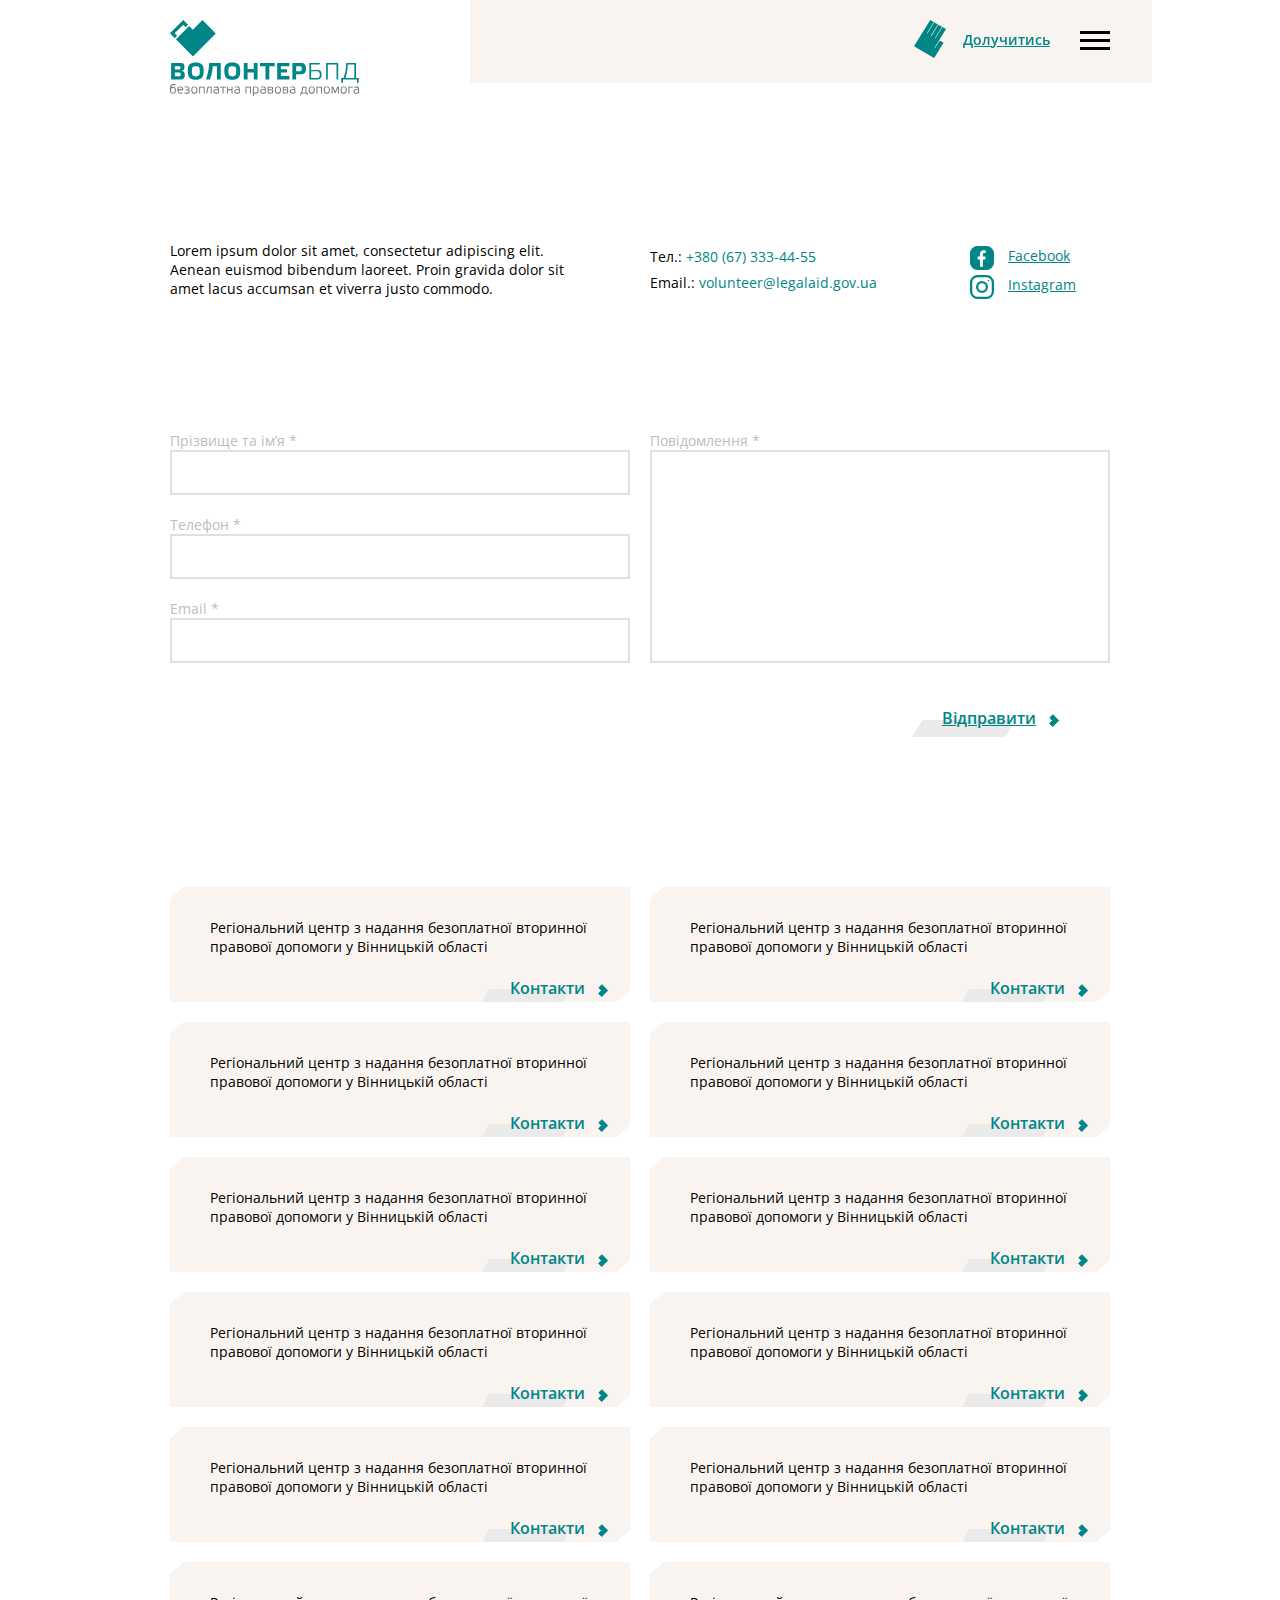
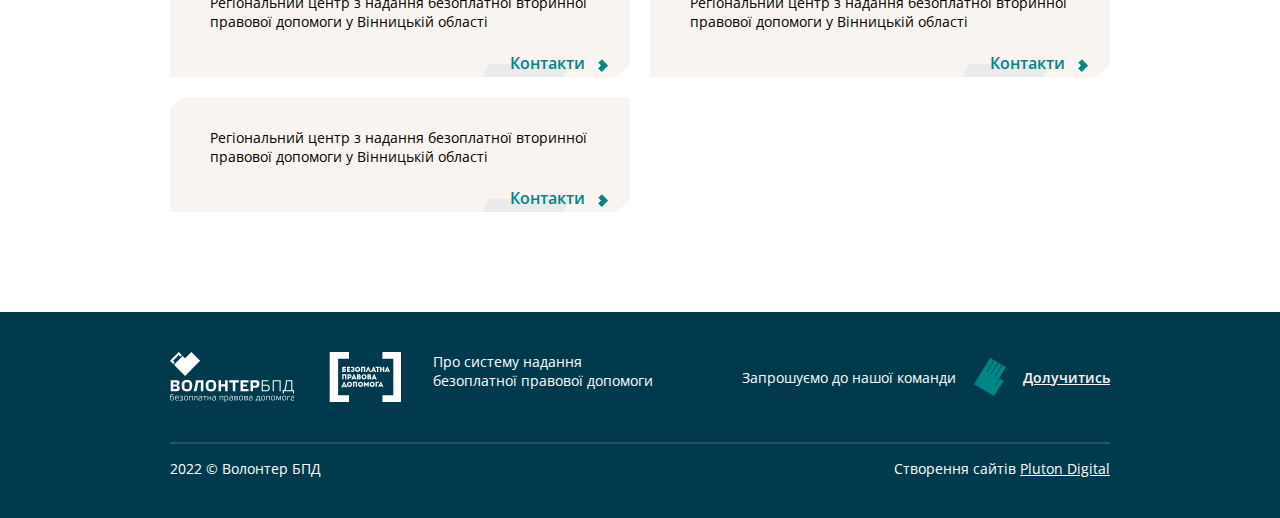
<file: contacts.html>
<!DOCTYPE html>
<html lang="ua">

<head>
  <meta charset="UTF-8">
  <meta http-equiv="X-UA-Compatible" content="IE=edge">
  <meta name="viewport" content="width=device-width, initial-scale=1.0">
  <meta name="theme-color" content="#F9F4EF">
  <title>VolunteerBPD</title>
  <link rel="preconnect" href="https://fonts.googleapis.com">
  <link rel="preconnect" href="https://fonts.gstatic.com" crossorigin>
  <link href="https://fonts.googleapis.com/css2?family=Open+Sans:wght@400;600;700&display=swap" rel="stylesheet">
  <link rel="stylesheet" href="css/fancybox.css">
  <link rel="stylesheet" type="text/css" href="css/slick.css" />
  <link rel="stylesheet" href="css/style.css">
</head>

<body>

  <div class="wrapper">

    <header class="header header-title" id="header">
      
      <div class="container__bg">
        <span class="header__bg"></span>
      </div>
      
        <div class="header__content">
    <div class="container">
      <div class="header__wrapper">
        <a class="logo__link" href="index.html">
          <img class="logo__img" src="img/header_logo_small.svg" width="112" height="45" alt="Логотип">
          <img class="logo__img-tablet" src="img/header_logo.svg" width="188" height="27" alt="Логотип">
        </a>
      
        <div class="header__inner">
        
          <div class="burger-menu">
  <nav class="menu">

    <ul class="menu-list">

      <li class="menu-item">
        <a href="about.html">Про нас</a>
      </li>

      <li class="menu-item">
        <a href="reestr.html">Наші волонтери</a>
      </li>

      <li class="menu-item menu-item-has-children">
        <a href="education.html">Курси</a>
        <ul class="sub-menu">
          <li class="sub-menu-item">
            <a href="#">Загальні курси</a>
          </li>
          <li class="sub-menu-item">
            <a href="#">Обовязкові курси</a>
          </li>
        </ul>
      </li>

      <li class="menu-item">
        <a href="news.html">Події та заходи</a>
      </li>

      <li class="menu-item menu-item-has-children">
        <a href="news.html">Корисно</a>
        <ul class="sub-menu">
          <li class="sub-menu-item">
            <a href="#">Всі матеріали</a>
          </li>
          <li class="sub-menu-item">
            <a href="#">Інформаційні матеріали</a>
          </li>
          <li class="sub-menu-item">
            <a href="#">Буклети</a>
          </li>
          <li class="sub-menu-item">
            <a href="#">Законодавство</a>
          </li>
          <li class="sub-menu-item">
            <a href="#">Звітування</a>
          </li>
        </ul>
      </li>

      <li class="menu-item">
        <a href="contacts.html">Контакти</a>
      </li>
    </ul>
  </nav>

  <ul class="contacts__social-list">
    <li class="contacts__social-item contacts__social-item--fb">
      <a class="contacts__social-link" target="_blank" href="#">Facebook</a>
    </li>
    <li class="contacts__social-item contacts__social-item--instagram">
      <a class="contacts__social-link" target="_blank" href="#">Instagram</a>
    </li>
  </ul>
</div>
        
          <a class="header__join-link footer__join-link" href="become_volunteer.html">Долучитись</a>
        
          <button class="header__burger" type="button">
            <span class="header__burger-menu"></span>
            <span class="sr-only">Відкрити меню</span>
          </button>
        </div>
      </div>
    </div>
  </div>
      
      <div class="container">

        <h1 class="animation-prepare-fast">Контакти</h1>
        
      </div>
    </header>

<main class="main page-contacts pb50">
  <section class="section contacts">
  <div class="container">
    <div class="contacts__wrapper">
      <p class="contacts__text">
        Lorem ipsum dolor sit amet, consectetur adipiscing elit. Aenean euismod bibendum laoreet. Proin gravida dolor
        sit
        amet lacus accumsan et viverra justo commodo.
      </p>

      <address class="contacts__inner">
        <ul class="contacts__list">
          <li class="contacts__item">
            <a class="contacts__phone" href="tel:380673334455">Тел.: <span>+380 (67) 333-44-55</span></a>
          </li>
          <li class="contacts__item">
            <a class="contacts__mail" href="mailto:volunteer@legalaid.gov.ua">Email.:
              <span>volunteer@legalaid.gov.ua</span></a>
          </li>
        </ul>

        <ul class="contacts__social-list">
          <li class="contacts__social-item contacts__social-item--fb">
            <a class="contacts__social-link" target="_blank" href="#">Facebook</a>
          </li>
          <li class="contacts__social-item contacts__social-item--instagram">
            <a class="contacts__social-link" target="_blank" href="#">Instagram</a>
          </li>
        </ul>
      </address>
    </div>
  </div>
</section>

  <section class="section form_contacts">
  <div class="container">
    <h3 class="form-become__title section__subtitle animation-prepare">
      Форма зв'язку
    </h3>

    <form class="form form form-contacts">

  <div class="form-contacts__wrapper">
    <div class="form-contacts__inner">
      <div class="form__field">
        <label class="form__label form__label--name" for="name">Прізвище та ім’я *</label>
        <input class="form__input form__input--name" id="name" name="name" type="text" required>
      </div>
    
      <div class="form__field">
        <label class="form__label form__label--tel" for="tel">Телефон *</label>
        <input class="form__input form__input--tel" id="tel" name="tel" type="tel" required>
      </div>
    
      <div class="form__field">
        <label class="form__label form__label--email" for="mail">Email *</label>
        <input class="form__input form__input--email" id="mail" name="mail" type="email" required>
      </div>
    </div>
  
    <div class="form__field form__field-text">
      <label class="form__label form__label--doc" for="doc">Повідомлення *</label>
      <textarea class="form__input form__text form__input--doc" id="doc" name="doc" type="text" rows="3"
        required></textarea>
    </div>
  </div>
</form>

    <button class="btn btn__bg btn__center" type="submit" data-error="Помилка" data-proceed="Відправляється" data-sent="Відправлено">Відправити</button>
  </div>
</section>

  <section class="section region-center">
  <div class="container">
    <h3 class="region-center__title section__subtitle animation-prepare">
      Контакти регіональних центрів
    </h3>
    <ul class="region-center__list">
      <li class="region-center__item">
        <a class="region-center__link" href="#">
          <p class="region-center__item-text">Регіональний центр з надання безоплатної вторинної правової допомоги у
            Вінницькій області</p>
          <span class="region-center__item-btn btn btn__bg">Контакти</span>
        </a>
      </li>
      <li class="region-center__item">
        <a class="region-center__link" href="#">
          <p class="region-center__item-text">Регіональний центр з надання безоплатної вторинної правової допомоги у
            Вінницькій області</p>
          <span class="region-center__item-btn btn btn__bg">Контакти</span>
        </a>
      </li>
      <li class="region-center__item">
        <a class="region-center__link" href="#">
          <p class="region-center__item-text">Регіональний центр з надання безоплатної вторинної правової допомоги у
            Вінницькій області</p>
          <span class="region-center__item-btn btn btn__bg">Контакти</span>
        </a>
      </li>
      <li class="region-center__item">
        <a class="region-center__link" href="#">
          <p class="region-center__item-text">Регіональний центр з надання безоплатної вторинної правової допомоги у
            Вінницькій області</p>
          <span class="region-center__item-btn btn btn__bg">Контакти</span>
        </a>
      </li>
      <li class="region-center__item">
        <a class="region-center__link" href="#">
          <p class="region-center__item-text">Регіональний центр з надання безоплатної вторинної правової допомоги у
            Вінницькій області</p>
          <span class="region-center__item-btn btn btn__bg">Контакти</span>
        </a>
      </li>
      <li class="region-center__item">
        <a class="region-center__link" href="#">
          <p class="region-center__item-text">Регіональний центр з надання безоплатної вторинної правової допомоги у
            Вінницькій області</p>
          <span class="region-center__item-btn btn btn__bg">Контакти</span>
        </a>
      </li>
      <li class="region-center__item">
        <a class="region-center__link" href="#">
          <p class="region-center__item-text">Регіональний центр з надання безоплатної вторинної правової допомоги у
            Вінницькій області</p>
          <span class="region-center__item-btn btn btn__bg">Контакти</span>
        </a>
      </li>
      <li class="region-center__item">
        <a class="region-center__link" href="#">
          <p class="region-center__item-text">Регіональний центр з надання безоплатної вторинної правової допомоги у
            Вінницькій області</p>
          <span class="region-center__item-btn btn btn__bg">Контакти</span>
        </a>
      </li>
      <li class="region-center__item">
        <a class="region-center__link" href="#">
          <p class="region-center__item-text">Регіональний центр з надання безоплатної вторинної правової допомоги у
            Вінницькій області</p>
          <span class="region-center__item-btn btn btn__bg">Контакти</span>
        </a>
      </li>
      <li class="region-center__item">
        <a class="region-center__link" href="#">
          <p class="region-center__item-text">Регіональний центр з надання безоплатної вторинної правової допомоги у
            Вінницькій області</p>
          <span class="region-center__item-btn btn btn__bg">Контакти</span>
        </a>
      </li>
      <li class="region-center__item">
        <a class="region-center__link" href="#">
          <p class="region-center__item-text">Регіональний центр з надання безоплатної вторинної правової допомоги у
            Вінницькій області</p>
          <span class="region-center__item-btn btn btn__bg">Контакти</span>
        </a>
      </li>
      <li class="region-center__item">
        <a class="region-center__link" href="#">
          <p class="region-center__item-text">Регіональний центр з надання безоплатної вторинної правової допомоги у
            Вінницькій області</p>
          <span class="region-center__item-btn btn btn__bg">Контакти</span>
        </a>
      </li>
      <li class="region-center__item">
        <a class="region-center__link" href="#">
          <p class="region-center__item-text">Регіональний центр з надання безоплатної вторинної правової допомоги у
            Вінницькій області</p>
          <span class="region-center__item-btn btn btn__bg">Контакти</span>
        </a>
      </li>
    </ul>
  </div>
</section>

</main>

<footer class="footer">
  <div class="container">
    <div class="footer__top">

      <div class="footer__top-inner">
        <a class="logo__link" href="index.html">
          <img class="logo__img" src="img/footer_logo.svg" width="85" height="35" alt="Логотип">
        </a>
        <a class="footer__link" href="index.html">Про систему надання<br> безоплатної правової допомоги
        </a>
      </div>

      <div class="footer__top-innerbox">
        <div class="footer__invitation">Запрошуємо<br> до нашої команди</div>
        <a class="footer__join-link" href="become_volunteer.html">Долучитись</a>
      </div>

    </div>

    <div class="footer__bottom">

      <div class="footer__copyright-legal">2022 © Волонтер БПД</div>
      <div class="footer__copyright-block">
        <span class="footer__copyright-span">Створення сайтів</span>
        <a class="footer__copyright-link" href="http://plut-on.com/" target="_blank">Pluton Digital</a>
      </div>

    </div>
  </div>
</footer>

  </div>


  <script>
    window.themeLink = "../";
  </script>
  <script src="https://cdnjs.cloudflare.com/ajax/libs/jquery/3.6.0/jquery.min.js" referrerpolicy="no-referrer"></script>
  <script src="js/components/fancybox.min.js"></script>
  <script src="js/components/multi-animated-counter.js"></script>
  <script src="js/components/slick.js"></script>
  <script src="js/components/sticky-kit.js"></script>
  <script src="js/index.js"></script>
  </body>

  </html>
</file>
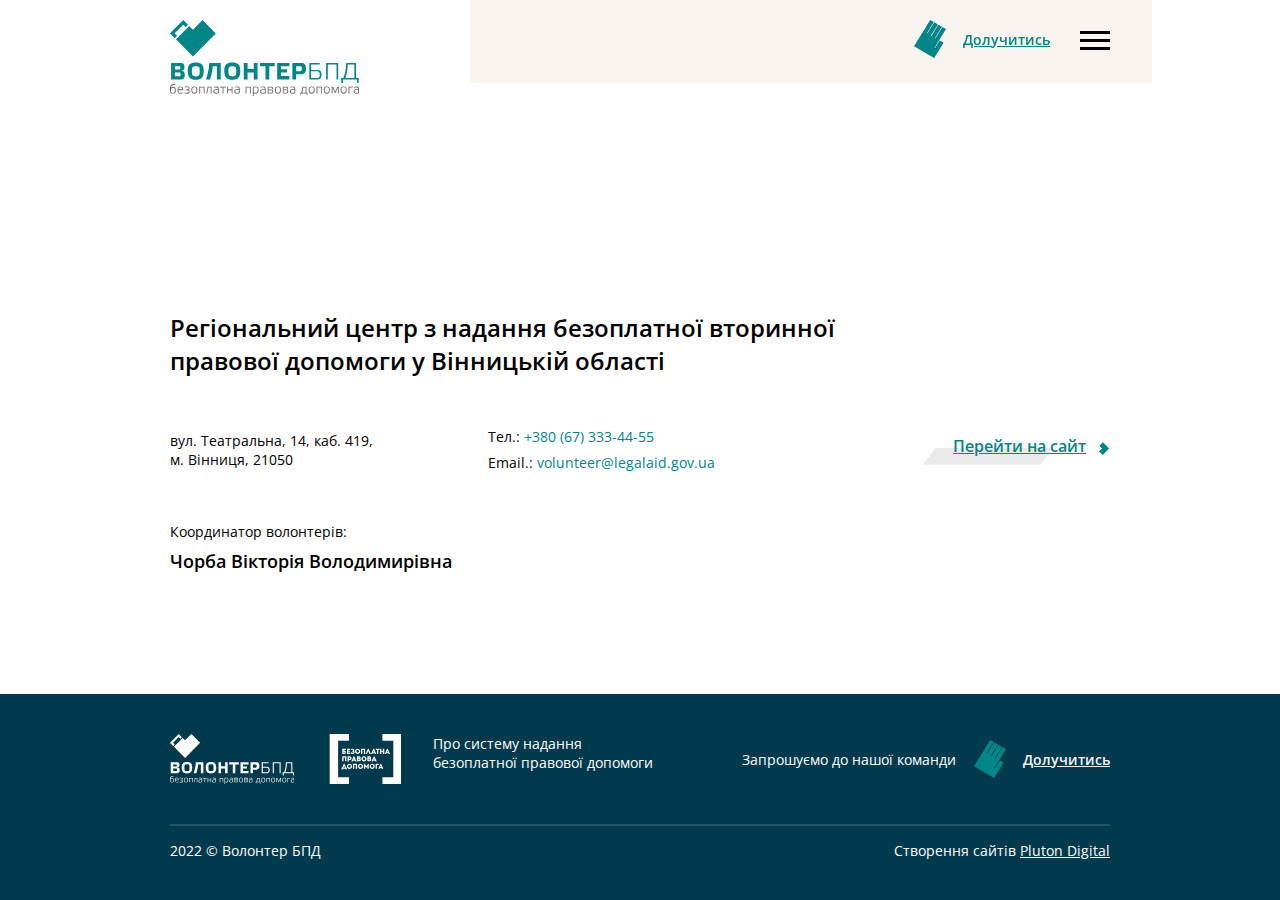
<file: contacts_region.html>
<!DOCTYPE html>
<html lang="ua">

<head>
  <meta charset="UTF-8">
  <meta http-equiv="X-UA-Compatible" content="IE=edge">
  <meta name="viewport" content="width=device-width, initial-scale=1.0">
  <meta name="theme-color" content="#F9F4EF">
  <title>VolunteerBPD</title>
  <link rel="preconnect" href="https://fonts.googleapis.com">
  <link rel="preconnect" href="https://fonts.gstatic.com" crossorigin>
  <link href="https://fonts.googleapis.com/css2?family=Open+Sans:wght@400;600;700&display=swap" rel="stylesheet">
  <link rel="stylesheet" href="css/fancybox.css">
  <link rel="stylesheet" type="text/css" href="css/slick.css" />
  <link rel="stylesheet" href="css/style.css">
</head>

<body>

  <div class="wrapper">

    <header class="header header-title" id="header">
      
      <div class="container__bg">
        <span class="header__bg"></span>
      </div>
      
        <div class="header__content">
    <div class="container">
      <div class="header__wrapper">
        <a class="logo__link" href="index.html">
          <img class="logo__img" src="img/header_logo_small.svg" width="112" height="45" alt="Логотип">
          <img class="logo__img-tablet" src="img/header_logo.svg" width="188" height="27" alt="Логотип">
        </a>
      
        <div class="header__inner">
        
          <div class="burger-menu">
  <nav class="menu">

    <ul class="menu-list">

      <li class="menu-item">
        <a href="about.html">Про нас</a>
      </li>

      <li class="menu-item">
        <a href="reestr.html">Наші волонтери</a>
      </li>

      <li class="menu-item menu-item-has-children">
        <a href="education.html">Курси</a>
        <ul class="sub-menu">
          <li class="sub-menu-item">
            <a href="#">Загальні курси</a>
          </li>
          <li class="sub-menu-item">
            <a href="#">Обовязкові курси</a>
          </li>
        </ul>
      </li>

      <li class="menu-item">
        <a href="news.html">Події та заходи</a>
      </li>

      <li class="menu-item menu-item-has-children">
        <a href="news.html">Корисно</a>
        <ul class="sub-menu">
          <li class="sub-menu-item">
            <a href="#">Всі матеріали</a>
          </li>
          <li class="sub-menu-item">
            <a href="#">Інформаційні матеріали</a>
          </li>
          <li class="sub-menu-item">
            <a href="#">Буклети</a>
          </li>
          <li class="sub-menu-item">
            <a href="#">Законодавство</a>
          </li>
          <li class="sub-menu-item">
            <a href="#">Звітування</a>
          </li>
        </ul>
      </li>

      <li class="menu-item">
        <a href="contacts.html">Контакти</a>
      </li>
    </ul>
  </nav>

  <ul class="contacts__social-list">
    <li class="contacts__social-item contacts__social-item--fb">
      <a class="contacts__social-link" target="_blank" href="#">Facebook</a>
    </li>
    <li class="contacts__social-item contacts__social-item--instagram">
      <a class="contacts__social-link" target="_blank" href="#">Instagram</a>
    </li>
  </ul>
</div>
        
          <a class="header__join-link footer__join-link" href="become_volunteer.html">Долучитись</a>
        
          <button class="header__burger" type="button">
            <span class="header__burger-menu"></span>
            <span class="sr-only">Відкрити меню</span>
          </button>
        </div>
      </div>
    </div>
  </div>
      
      <div class="container">

        <h1 class="animation-prepare-fast">Контакти</h1>
        
      </div>
    </header>

    <main class="main page-become-volunteer pb50">

      <section class="section contacts-region">
  <div class="container">
      <h3 class="contacts-region__title">
        Регіональний центр з надання безоплатної вторинної правової допомоги у Вінницькій області
      </h3>

      <address class="contacts-region__inner contacts__inner">
        <div class="contacts-region__address">
          вул. Театральна, 14, каб. 419,<br>
          м. Вінниця, 21050
        </div>
        <ul class="contacts-region__list contacts__list">
          <li class="contacts-region__item contacts__item">
            <a class="contacts-region__phone contacts__phone" href="tel:380673334455">Тел.: <span>+380 (67)
                333-44-55</span></a>
          </li>
          <li class="contacts-region__item contacts__item">
            <a class="contacts-region__mail contacts__mail" href="mailto:volunteer@legalaid.gov.ua">Email.:
              <span>volunteer@legalaid.gov.ua</span></a>
          </li>
        </ul>
        <a class="btn btn__bg" href="education.html">Перейти на сайт</a>
      </address>
      <span class="contacts-region__volunteer">Координатор волонтерів:</span>
      <span class="contacts-region__name">Чорба Вікторія Володимирівна</span>
  </div>
</section>

    </main>

<footer class="footer">
  <div class="container">
    <div class="footer__top">

      <div class="footer__top-inner">
        <a class="logo__link" href="index.html">
          <img class="logo__img" src="img/footer_logo.svg" width="85" height="35" alt="Логотип">
        </a>
        <a class="footer__link" href="index.html">Про систему надання<br> безоплатної правової допомоги
        </a>
      </div>

      <div class="footer__top-innerbox">
        <div class="footer__invitation">Запрошуємо<br> до нашої команди</div>
        <a class="footer__join-link" href="become_volunteer.html">Долучитись</a>
      </div>

    </div>

    <div class="footer__bottom">

      <div class="footer__copyright-legal">2022 © Волонтер БПД</div>
      <div class="footer__copyright-block">
        <span class="footer__copyright-span">Створення сайтів</span>
        <a class="footer__copyright-link" href="http://plut-on.com/" target="_blank">Pluton Digital</a>
      </div>

    </div>
  </div>
</footer>

  </div>


  <script>
    window.themeLink = "../";
  </script>
  <script src="https://cdnjs.cloudflare.com/ajax/libs/jquery/3.6.0/jquery.min.js" referrerpolicy="no-referrer"></script>
  <script src="js/components/fancybox.min.js"></script>
  <script src="js/components/multi-animated-counter.js"></script>
  <script src="js/components/slick.js"></script>
  <script src="js/components/sticky-kit.js"></script>
  <script src="js/index.js"></script>
  </body>

  </html>
</file>
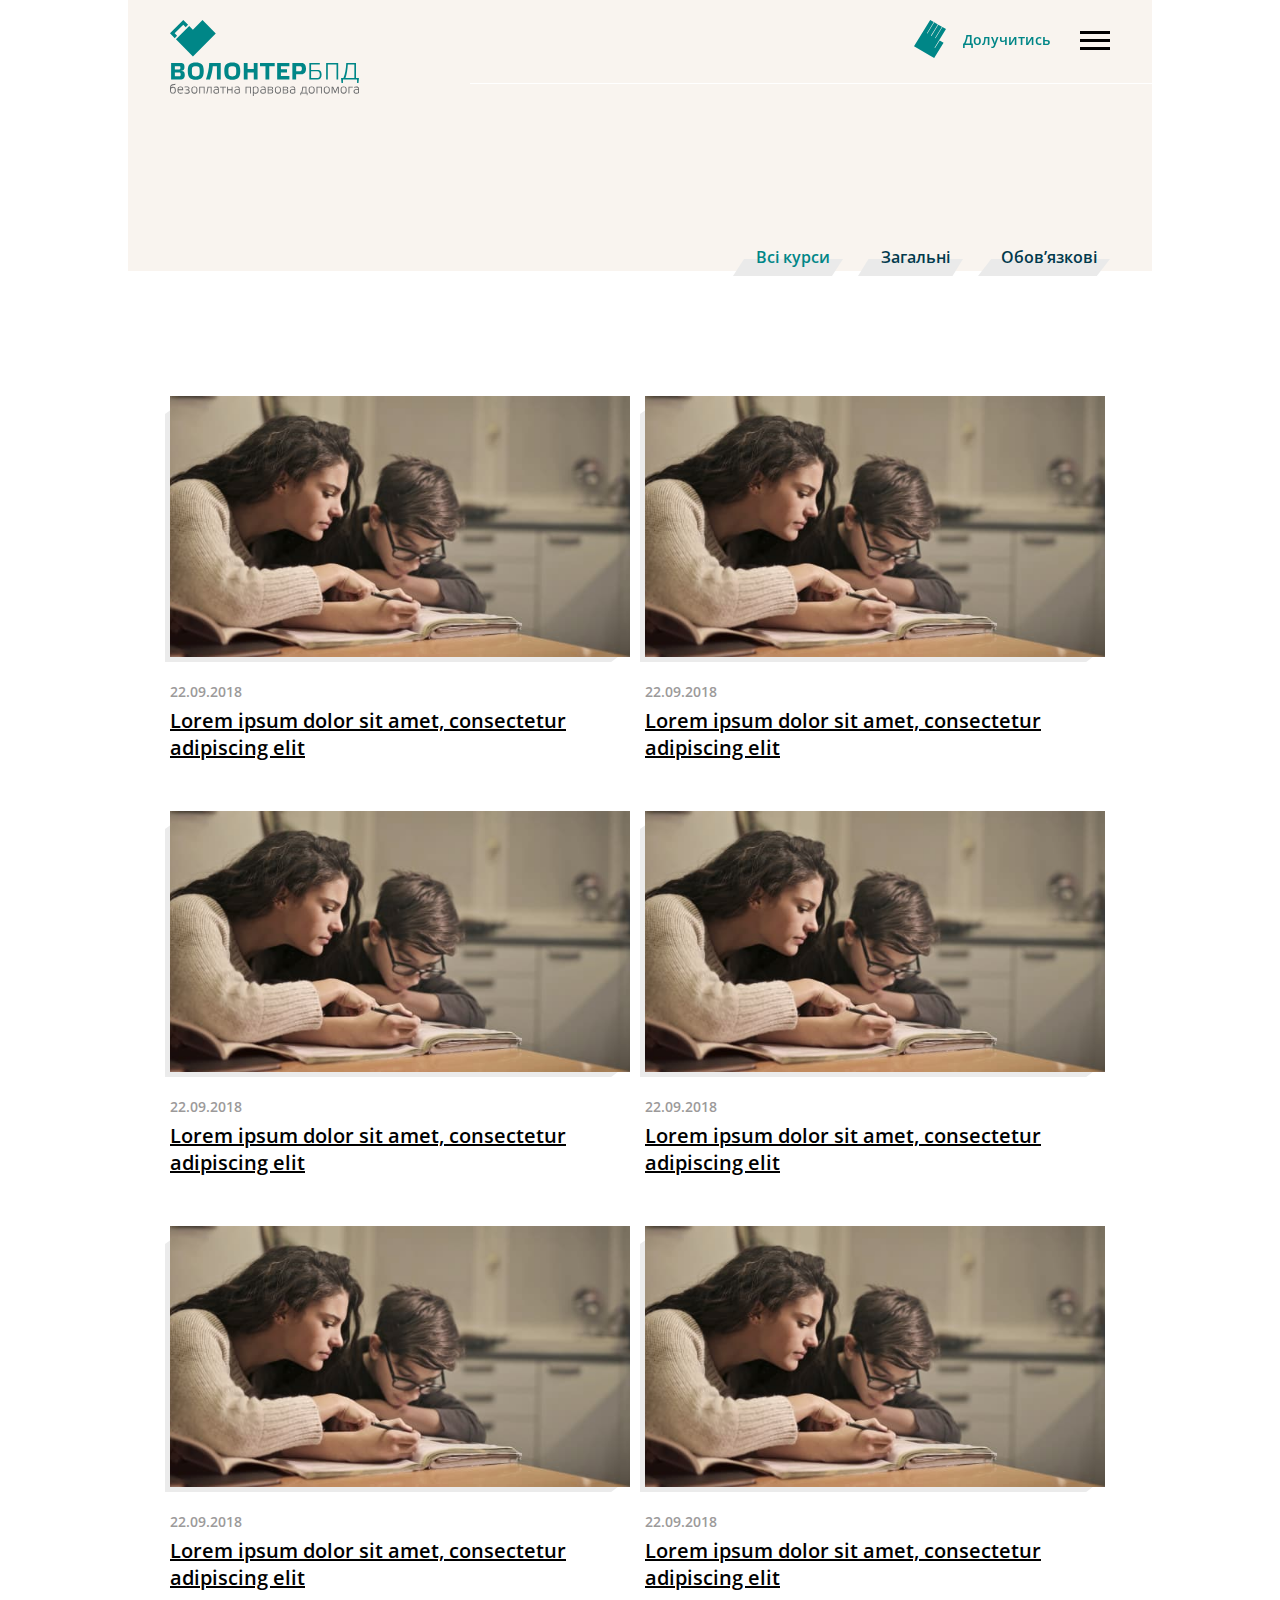
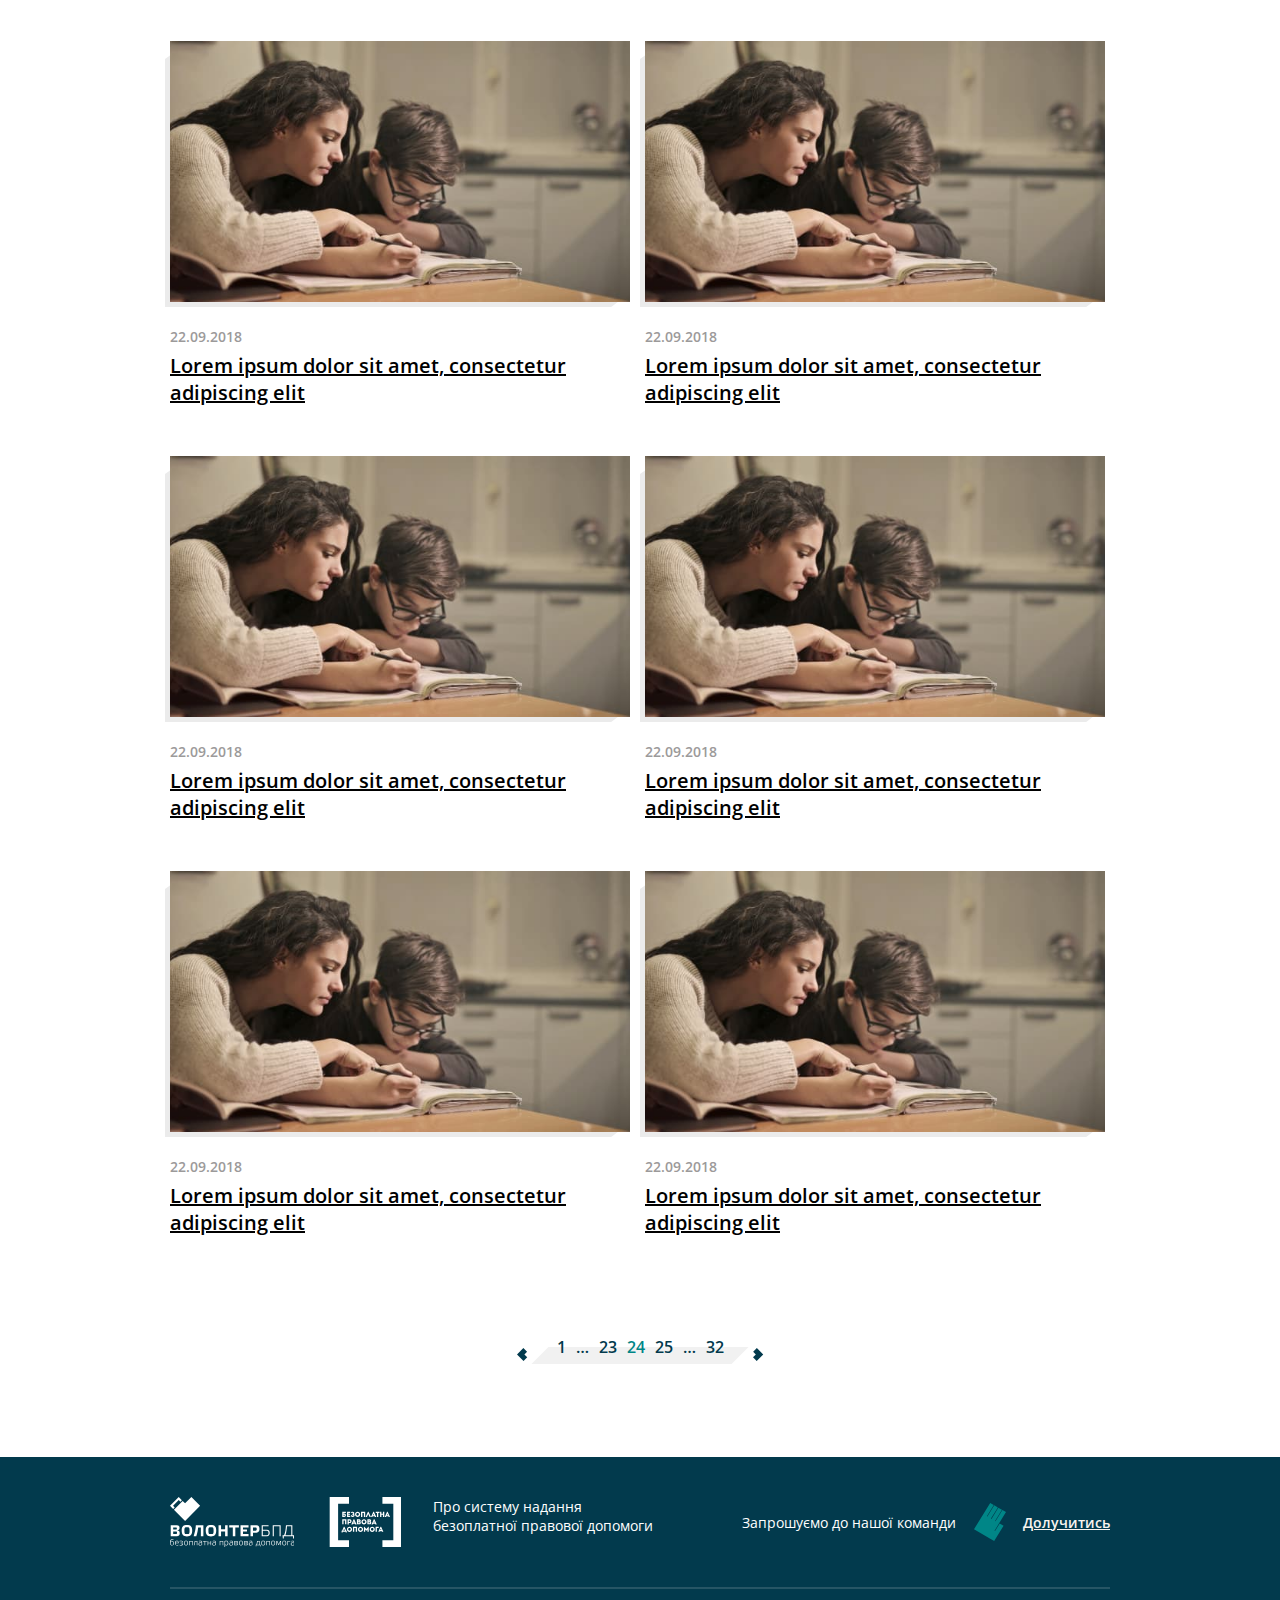
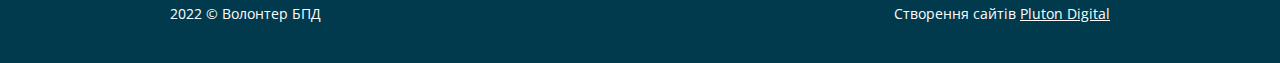
<file: education.html>
<!DOCTYPE html>
<html lang="ua">

<head>
  <meta charset="UTF-8">
  <meta http-equiv="X-UA-Compatible" content="IE=edge">
  <meta name="viewport" content="width=device-width, initial-scale=1.0">
  <meta name="theme-color" content="#F9F4EF">
  <title>VolunteerBPD</title>
  <link rel="preconnect" href="https://fonts.googleapis.com">
  <link rel="preconnect" href="https://fonts.gstatic.com" crossorigin>
  <link href="https://fonts.googleapis.com/css2?family=Open+Sans:wght@400;600;700&display=swap" rel="stylesheet">
  <link rel="stylesheet" href="css/fancybox.css">
  <link rel="stylesheet" type="text/css" href="css/slick.css" />
  <link rel="stylesheet" href="css/style.css">
</head>

<body>

  <div class="wrapper">

    <header class="header header-title-filter" id="header">

      <div class="container__bg">
        <span class="header__bg header__bg--mid-height"></span>
        <span class="container__bg-line"></span>
      </div>

        <div class="header__content">
    <div class="container">
      <div class="header__wrapper">
        <a class="logo__link" href="index.html">
          <img class="logo__img" src="img/header_logo_small.svg" width="112" height="45" alt="Логотип">
          <img class="logo__img-tablet" src="img/header_logo.svg" width="188" height="27" alt="Логотип">
        </a>
      
        <div class="header__inner">
        
          <div class="burger-menu">
  <nav class="menu">

    <ul class="menu-list">

      <li class="menu-item">
        <a href="about.html">Про нас</a>
      </li>

      <li class="menu-item">
        <a href="reestr.html">Наші волонтери</a>
      </li>

      <li class="menu-item menu-item-has-children">
        <a href="education.html">Курси</a>
        <ul class="sub-menu">
          <li class="sub-menu-item">
            <a href="#">Загальні курси</a>
          </li>
          <li class="sub-menu-item">
            <a href="#">Обовязкові курси</a>
          </li>
        </ul>
      </li>

      <li class="menu-item">
        <a href="news.html">Події та заходи</a>
      </li>

      <li class="menu-item menu-item-has-children">
        <a href="news.html">Корисно</a>
        <ul class="sub-menu">
          <li class="sub-menu-item">
            <a href="#">Всі матеріали</a>
          </li>
          <li class="sub-menu-item">
            <a href="#">Інформаційні матеріали</a>
          </li>
          <li class="sub-menu-item">
            <a href="#">Буклети</a>
          </li>
          <li class="sub-menu-item">
            <a href="#">Законодавство</a>
          </li>
          <li class="sub-menu-item">
            <a href="#">Звітування</a>
          </li>
        </ul>
      </li>

      <li class="menu-item">
        <a href="contacts.html">Контакти</a>
      </li>
    </ul>
  </nav>

  <ul class="contacts__social-list">
    <li class="contacts__social-item contacts__social-item--fb">
      <a class="contacts__social-link" target="_blank" href="#">Facebook</a>
    </li>
    <li class="contacts__social-item contacts__social-item--instagram">
      <a class="contacts__social-link" target="_blank" href="#">Instagram</a>
    </li>
  </ul>
</div>
        
          <a class="header__join-link footer__join-link" href="become_volunteer.html">Долучитись</a>
        
          <button class="header__burger" type="button">
            <span class="header__burger-menu"></span>
            <span class="sr-only">Відкрити меню</span>
          </button>
        </div>
      </div>
    </div>
  </div>

      <div class="container">

        <h1 class="animation-prepare-fast">Зростай із нами</h1>

        <ul class="filter__list header-title-filter__list">
          <li class="filter__item header-title-filter__item">
            <a class="btn btn__bg active" href="#">Всі курси</a>
          </li>
          <li class="filter__item header-title-filter__item">
            <a class="btn btn__bg" href="#">Загальні</a>
          </li>
          <li class="filter__item header-title-filter__item">
            <a class="btn btn__bg" href="#">Обов’язкові</a>
          </li>
        </ul>

      </div>
    </header>

    <main class="main page-education pb50">
      <section class="section education filter pt50">
  <div class="container">
    <h2 class="education__title section__title title__side-frame animation-prepare">
      Навчання
    </h2>
    <ul class="education__list">
      <li class="education__item">
        <a class="news__link" href="#">
          <article class="education__article article__bg">
            <img class="education__img" src="img/education.jpg" width="300" height="181" alt="новина">
            <div class="education__wrapper">
              <time class="education__data" datetime="2018-09-22">
                <span class="education__num">22.09.2018</span>
              </time>
            </div>
            <span class="education__item-title">
              Lorem ipsum dolor sit amet, consectetur adipiscing elit
            </span>
          </article>
        </a>
      </li>
      <li class="education__item">
        <a class="news__link" href="#">
          <article class="education__article article__bg">
            <img class="education__img" src="img/education.jpg" width="300" height="181" alt="новина">
            <div class="education__wrapper">
              <time class="education__data" datetime="2018-09-22">
                <span class="education__num">22.09.2018</span>
              </time>
            </div>
            <span class="education__item-title">
              Lorem ipsum dolor sit amet, consectetur adipiscing elit
            </span>
          </article>
        </a>
      </li>
      <li class="education__item">
        <a class="news__link" href="#">
          <article class="education__article article__bg">
            <img class="education__img" src="img/education.jpg" width="300" height="181" alt="новина">
            <div class="education__wrapper">
              <time class="education__data" datetime="2018-09-22">
                <span class="education__num">22.09.2018</span>
              </time>
            </div>
            <span class="education__item-title">
              Lorem ipsum dolor sit amet, consectetur adipiscing elit
            </span>
          </article>
        </a>
      </li>
      <li class="education__item">
        <a class="news__link" href="#">
          <article class="education__article article__bg">
            <img class="education__img" src="img/education.jpg" width="300" height="181" alt="новина">
            <div class="education__wrapper">
              <time class="education__data" datetime="2018-09-22">
                <span class="education__num">22.09.2018</span>
              </time>
            </div>
            <span class="education__item-title">
              Lorem ipsum dolor sit amet, consectetur adipiscing elit
            </span>
          </article>
        </a>
      </li>
      <li class="education__item">
        <a class="news__link" href="#">
          <article class="education__article article__bg">
            <img class="education__img" src="img/education.jpg" width="300" height="181" alt="новина">
            <div class="education__wrapper">
              <time class="education__data" datetime="2018-09-22">
                <span class="education__num">22.09.2018</span>
              </time>
            </div>
            <span class="education__item-title">
              Lorem ipsum dolor sit amet, consectetur adipiscing elit
            </span>
          </article>
        </a>
      </li>
      <li class="education__item">
        <a class="news__link" href="#">
          <article class="education__article article__bg">
            <img class="education__img" src="img/education.jpg" width="300" height="181" alt="новина">
            <div class="education__wrapper">
              <time class="education__data" datetime="2018-09-22">
                <span class="education__num">22.09.2018</span>
              </time>
            </div>
            <span class="education__item-title">
              Lorem ipsum dolor sit amet, consectetur adipiscing elit
            </span>
          </article>
        </a>
      </li>
      <li class="education__item">
        <a class="news__link" href="#">
          <article class="education__article article__bg">
            <img class="education__img" src="img/education.jpg" width="300" height="181" alt="новина">
            <div class="education__wrapper">
              <time class="education__data" datetime="2018-09-22">
                <span class="education__num">22.09.2018</span>
              </time>
            </div>
            <span class="education__item-title">
              Lorem ipsum dolor sit amet, consectetur adipiscing elit
            </span>
          </article>
        </a>
      </li>
      <li class="education__item">
        <a class="news__link" href="#">
          <article class="education__article article__bg">
            <img class="education__img" src="img/education.jpg" width="300" height="181" alt="новина">
            <div class="education__wrapper">
              <time class="education__data" datetime="2018-09-22">
                <span class="education__num">22.09.2018</span>
              </time>
            </div>
            <span class="education__item-title">
              Lorem ipsum dolor sit amet, consectetur adipiscing elit
            </span>
          </article>
        </a>
      </li>
      <li class="education__item">
        <a class="news__link" href="#">
          <article class="education__article article__bg">
            <img class="education__img" src="img/education.jpg" width="300" height="181" alt="новина">
            <div class="education__wrapper">
              <time class="education__data" datetime="2018-09-22">
                <span class="education__num">22.09.2018</span>
              </time>
            </div>
            <span class="education__item-title">
              Lorem ipsum dolor sit amet, consectetur adipiscing elit
            </span>
          </article>
        </a>
      </li>
      <li class="education__item">
        <a class="news__link" href="#">
          <article class="education__article article__bg">
            <img class="education__img" src="img/education.jpg" width="300" height="181" alt="новина">
            <div class="education__wrapper">
              <time class="education__data" datetime="2018-09-22">
                <span class="education__num">22.09.2018</span>
              </time>
            </div>
            <span class="education__item-title">
              Lorem ipsum dolor sit amet, consectetur adipiscing elit
            </span>
          </article>
        </a>
      </li>
      <li class="education__item">
        <a class="news__link" href="#">
          <article class="education__article article__bg">
            <img class="education__img" src="img/education.jpg" width="300" height="181" alt="новина">
            <div class="education__wrapper">
              <time class="education__data" datetime="2018-09-22">
                <span class="education__num">22.09.2018</span>
              </time>
            </div>
            <span class="education__item-title">
              Lorem ipsum dolor sit amet, consectetur adipiscing elit
            </span>
          </article>
        </a>
      </li>
      <li class="education__item">
        <a class="news__link" href="#">
          <article class="education__article article__bg">
            <img class="education__img" src="img/education.jpg" width="300" height="181" alt="новина">
            <div class="education__wrapper">
              <time class="education__data" datetime="2018-09-22">
                <span class="education__num">22.09.2018</span>
              </time>
            </div>
            <span class="education__item-title">
              Lorem ipsum dolor sit amet, consectetur adipiscing elit
            </span>
          </article>
        </a>
      </li>
    </ul>
    <a class="btn btn__bg btn__center" href="education.html">Переглянути всі курси</a>
  </div>
</section>

      <div class="pagination">
  <ul class="pagination__list">

    <a class="prev page-numbers" href="#">
      <i class="icon icon-arrow-slider-left"></i>
    </a>

    <a class="page-numbers" href="#">1</a>
    <span class="page-numbers dots">&hellip;</span>
    <a class="page-numbers" href="#">23</a>
    <span aria-current="page" class="page-numbers current">24</span>
    <a class="page-numbers" href="#">25</a>
    <span class="page-numbers dots">&hellip;</span>
    <a class="page-numbers" href="#">32</a>

    <a class="next page-numbers" href="#">
      <i class="icon icon-arrow-slider-right"></i>
    </a>

  </ul>
</div>

    </main>

<footer class="footer">
  <div class="container">
    <div class="footer__top">

      <div class="footer__top-inner">
        <a class="logo__link" href="index.html">
          <img class="logo__img" src="img/footer_logo.svg" width="85" height="35" alt="Логотип">
        </a>
        <a class="footer__link" href="index.html">Про систему надання<br> безоплатної правової допомоги
        </a>
      </div>

      <div class="footer__top-innerbox">
        <div class="footer__invitation">Запрошуємо<br> до нашої команди</div>
        <a class="footer__join-link" href="become_volunteer.html">Долучитись</a>
      </div>

    </div>

    <div class="footer__bottom">

      <div class="footer__copyright-legal">2022 © Волонтер БПД</div>
      <div class="footer__copyright-block">
        <span class="footer__copyright-span">Створення сайтів</span>
        <a class="footer__copyright-link" href="http://plut-on.com/" target="_blank">Pluton Digital</a>
      </div>

    </div>
  </div>
</footer>

  </div>


  <script>
    window.themeLink = "../";
  </script>
  <script src="https://cdnjs.cloudflare.com/ajax/libs/jquery/3.6.0/jquery.min.js" referrerpolicy="no-referrer"></script>
  <script src="js/components/fancybox.min.js"></script>
  <script src="js/components/multi-animated-counter.js"></script>
  <script src="js/components/slick.js"></script>
  <script src="js/components/sticky-kit.js"></script>
  <script src="js/index.js"></script>
  </body>

  </html>
</file>
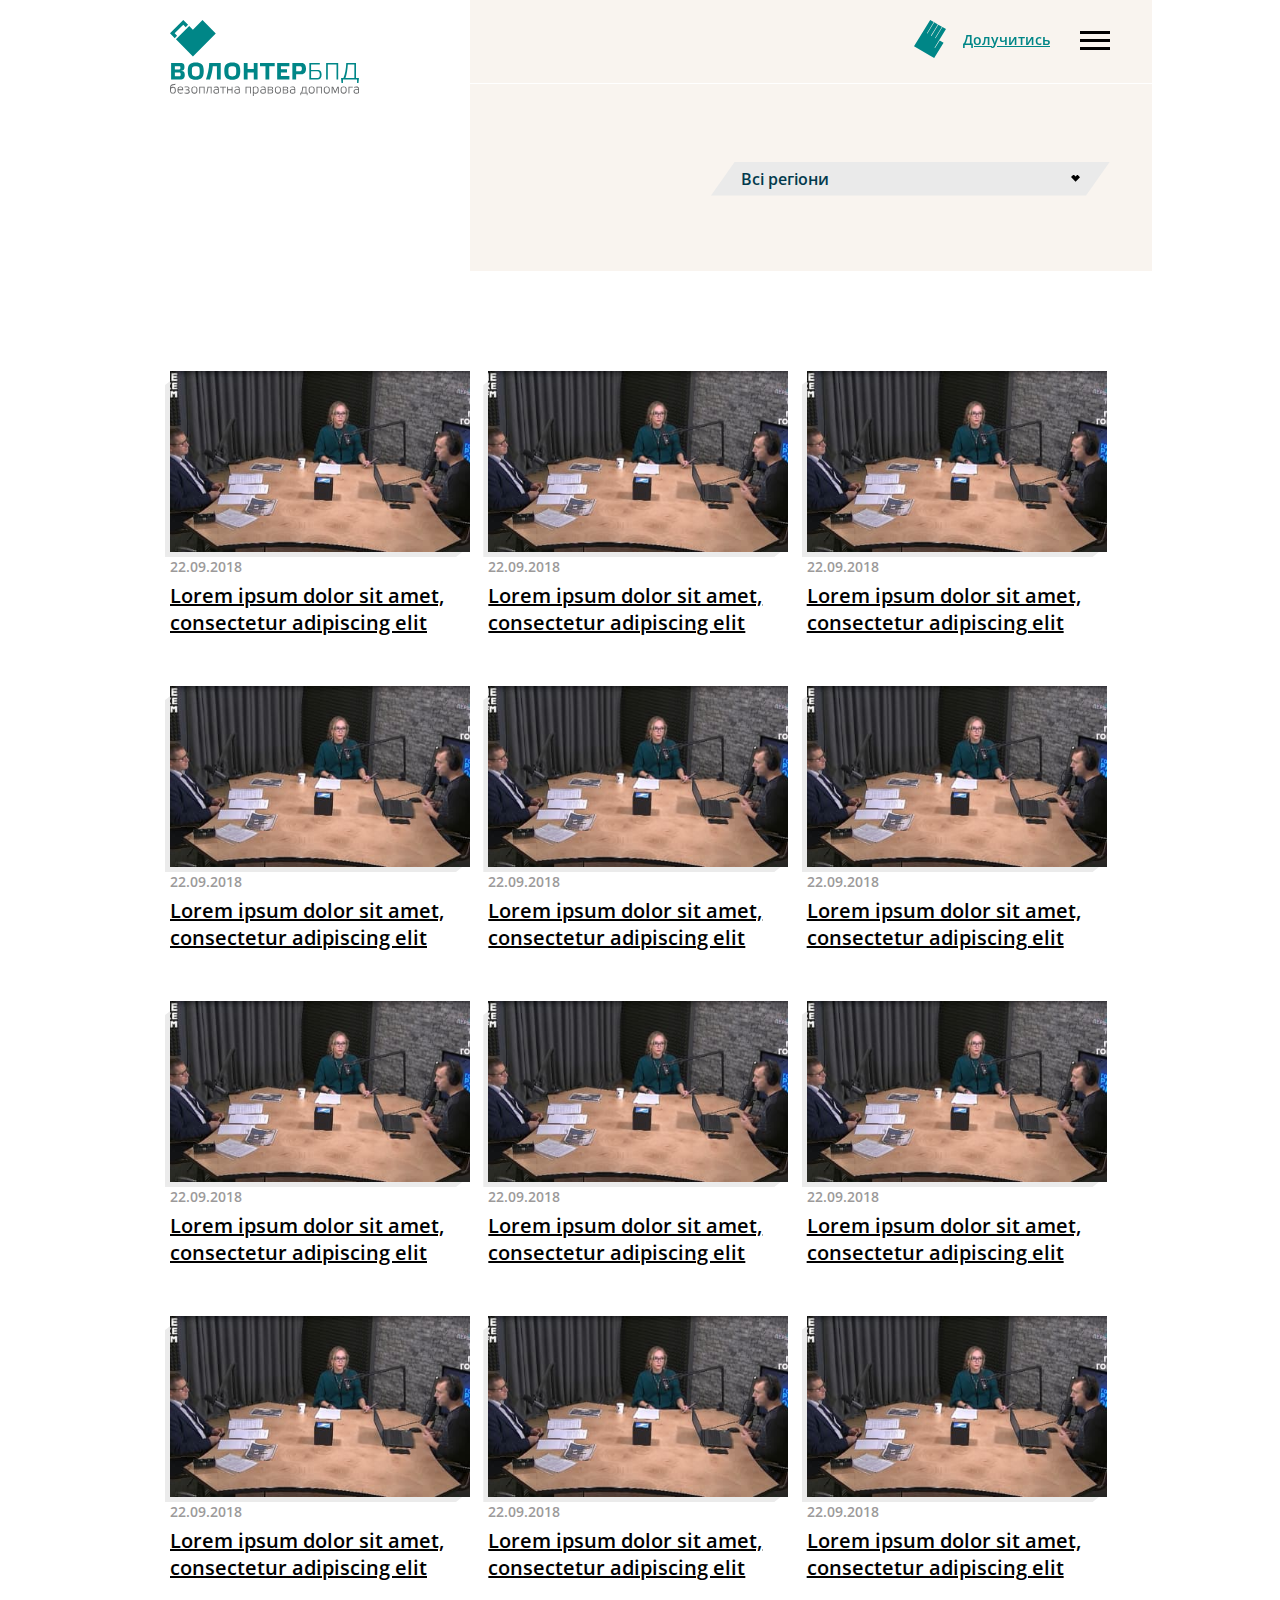
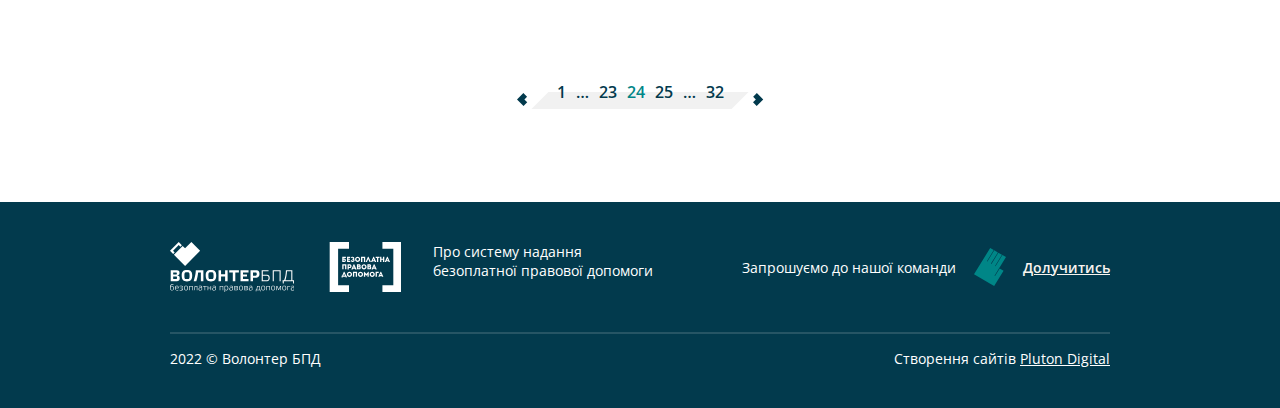
<file: news.html>
<!DOCTYPE html>
<html lang="ua">

<head>
  <meta charset="UTF-8">
  <meta http-equiv="X-UA-Compatible" content="IE=edge">
  <meta name="viewport" content="width=device-width, initial-scale=1.0">
  <meta name="theme-color" content="#F9F4EF">
  <title>VolunteerBPD</title>
  <link rel="preconnect" href="https://fonts.googleapis.com">
  <link rel="preconnect" href="https://fonts.gstatic.com" crossorigin>
  <link href="https://fonts.googleapis.com/css2?family=Open+Sans:wght@400;600;700&display=swap" rel="stylesheet">
  <link rel="stylesheet" href="css/fancybox.css">
  <link rel="stylesheet" type="text/css" href="css/slick.css" />
  <link rel="stylesheet" href="css/style.css">
</head>

<body>

  <div class="wrapper">

    <header class="header header-title-sub-menu" id="header">
      
      <div class="container__bg">
        <span class="header__bg header__bg--large-height"></span>
        <span class="container__bg-line"></span>
      </div>
      
        <div class="header__content">
    <div class="container">
      <div class="header__wrapper">
        <a class="logo__link" href="index.html">
          <img class="logo__img" src="img/header_logo_small.svg" width="112" height="45" alt="Логотип">
          <img class="logo__img-tablet" src="img/header_logo.svg" width="188" height="27" alt="Логотип">
        </a>
      
        <div class="header__inner">
        
          <div class="burger-menu">
  <nav class="menu">

    <ul class="menu-list">

      <li class="menu-item">
        <a href="about.html">Про нас</a>
      </li>

      <li class="menu-item">
        <a href="reestr.html">Наші волонтери</a>
      </li>

      <li class="menu-item menu-item-has-children">
        <a href="education.html">Курси</a>
        <ul class="sub-menu">
          <li class="sub-menu-item">
            <a href="#">Загальні курси</a>
          </li>
          <li class="sub-menu-item">
            <a href="#">Обовязкові курси</a>
          </li>
        </ul>
      </li>

      <li class="menu-item">
        <a href="news.html">Події та заходи</a>
      </li>

      <li class="menu-item menu-item-has-children">
        <a href="news.html">Корисно</a>
        <ul class="sub-menu">
          <li class="sub-menu-item">
            <a href="#">Всі матеріали</a>
          </li>
          <li class="sub-menu-item">
            <a href="#">Інформаційні матеріали</a>
          </li>
          <li class="sub-menu-item">
            <a href="#">Буклети</a>
          </li>
          <li class="sub-menu-item">
            <a href="#">Законодавство</a>
          </li>
          <li class="sub-menu-item">
            <a href="#">Звітування</a>
          </li>
        </ul>
      </li>

      <li class="menu-item">
        <a href="contacts.html">Контакти</a>
      </li>
    </ul>
  </nav>

  <ul class="contacts__social-list">
    <li class="contacts__social-item contacts__social-item--fb">
      <a class="contacts__social-link" target="_blank" href="#">Facebook</a>
    </li>
    <li class="contacts__social-item contacts__social-item--instagram">
      <a class="contacts__social-link" target="_blank" href="#">Instagram</a>
    </li>
  </ul>
</div>
        
          <a class="header__join-link footer__join-link" href="become_volunteer.html">Долучитись</a>
        
          <button class="header__burger" type="button">
            <span class="header__burger-menu"></span>
            <span class="sr-only">Відкрити меню</span>
          </button>
        </div>
      </div>
    </div>
  </div>
      
      <div class="container">

        <div class="header-title-sub-menu__content">
          <h1 class="animation-prepare-fast">Події та заходи</h1>

          <div class="header-title-sub-menu__inner">
            <button class="header-title-sub-menu__regions" type="menu">Всі регіони</button>
            <ul class="header-title-sub-menu__list">
              <li class="header-title-sub-menu__item">
                <a class="header-title-sub-menu__link" href="#">Вінницька обл.</a>
              </li>
              <li class="header-title-sub-menu__item">
                <a class="header-title-sub-menu__link" href="#">Волинська обл.</a>
              </li>
              <li class="header-title-sub-menu__item">
                <a class="header-title-sub-menu__link" href="#">Дніпропетровська обл.</a>
              </li>
              <li class="header-title-sub-menu__item">
                <a class="header-title-sub-menu__link" href="#">Донецька обл.</a>
              </li>
              <li class="header-title-sub-menu__item">
                <a class="header-title-sub-menu__link" href="#">Житомирська обл.</a>
              </li>
              <li class="header-title-sub-menu__item">
                <a class="header-title-sub-menu__link" href="#">Закарпатська обл.</a>
              </li>
              <li class="header-title-sub-menu__item">
                <a class="header-title-sub-menu__link" href="#">Запорізька обл.</a>
              </li>
              <li class="header-title-sub-menu__item">
                <a class="header-title-sub-menu__link" href="#">Івано-Франківська обл.</a>
              </li>
              <li class="header-title-sub-menu__item">
                <a class="header-title-sub-menu__link" href="#">Київська обл.</a>
              </li>
              <li class="header-title-sub-menu__item">
                <a class="header-title-sub-menu__link" href="#">Кіровоградська обл.</a>
              </li>
              <li class="header-title-sub-menu__item">
                <a class="header-title-sub-menu__link" href="#">Луганська обл.</a>
              </li>
              <li class="header-title-sub-menu__item">
                <a class="header-title-sub-menu__link" href="#">Львівська обл.</a>
              </li>
              <li class="header-title-sub-menu__item">
                <a class="header-title-sub-menu__link" href="#">Миколаївська обл.</a>
              </li>
              <li class="header-title-sub-menu__item">
                <a class="header-title-sub-menu__link" href="#">Одеська обл.</a>
              </li>
              <li class="header-title-sub-menu__item">
                <a class="header-title-sub-menu__link" href="#">Полтавська обл.</a>
              </li>
              <li class="header-title-sub-menu__item">
                <a class="header-title-sub-menu__link" href="#">Рівненська обл.</a>
              </li>
              <li class="header-title-sub-menu__item">
                <a class="header-title-sub-menu__link" href="#">Сумська обл.</a>
              </li>
              <li class="header-title-sub-menu__item">
                <a class="header-title-sub-menu__link" href="#">Тернопільська обл.</a>
              </li>
              <li class="header-title-sub-menu__item">
                <a class="header-title-sub-menu__link" href="#">Харківська обл.</a>
              </li>
              <li class="header-title-sub-menu__item">
                <a class="header-title-sub-menu__link" href="#">Херсонська обл.</a>
              </li>
              <li class="header-title-sub-menu__item">
                <a class="header-title-sub-menu__link" href="#">Хмельницька обл.</a>
              </li>
              <li class="header-title-sub-menu__item">
                <a class="header-title-sub-menu__link" href="#">Черкаська обл.</a>
              </li>
              <li class="header-title-sub-menu__item">
                <a class="header-title-sub-menu__link" href="#">Чернігівська обл.</a>
              </li>
              <li class="header-title-sub-menu__item">
                <a class="header-title-sub-menu__link" href="#">АР Крим</a>
              </li>
            </ul>
          </div>
        </div>
        
      </div>
    </header>

    <main class="main page-news pb50">
      <section class="section news pt50">
  <div class="container">
    <h2 class="news__title section__title title__side-frame animation-prepare">
      Новини
    </h2>
    <ul class="news__list">
      <li class="news__item">
        <a class="news__link" href="news_single.html">
          <article class="news__article article__bg">
            <img class="news__img" src="img/news.jpg" width="300" height="181" alt="новина">
            <div class="news__wrapper">
              <time class="news__data" datetime="2018-09-22">
                <span class="news__num">22.09.2018</span>
              </time>
            </div>
            <span class="news__item-title">
              Lorem ipsum dolor sit amet, consectetur adipiscing elit
            </span>
          </article>
        </a>
      </li>
      <li class="news__item">
        <a class="news__link" href="news_single.html">
          <article class="news__article article__bg">
            <img class="news__img" src="img/news.jpg" width="300" height="181" alt="новина">
            <div class="news__wrapper">
              <time class="news__data" datetime="2018-09-22">
                <span class="news__num">22.09.2018</span>
              </time>
            </div>
            <span class="news__item-title">
              Lorem ipsum dolor sit amet, consectetur adipiscing elit
            </span>
          </article>
        </a>
      </li>
      <li class="news__item">
        <a class="news__link" href="news_single.html">
          <article class="news__article article__bg">
            <img class="news__img" src="img/news.jpg" width="300" height="181" alt="новина">
            <div class="news__wrapper">
              <time class="news__data" datetime="2018-09-22">
                <span class="news__num">22.09.2018</span>
              </time>
            </div>
            <span class="news__item-title">
              Lorem ipsum dolor sit amet, consectetur adipiscing elit
            </span>
          </article>
        </a>
      </li>
      <li class="news__item">
        <a class="news__link" href="news_single.html">
          <article class="news__article article__bg">
            <img class="news__img" src="img/news.jpg" width="300" height="181" alt="новина">
            <div class="news__wrapper">
              <time class="news__data" datetime="2018-09-22">
                <span class="news__num">22.09.2018</span>
              </time>
            </div>
            <span class="news__item-title">
              Lorem ipsum dolor sit amet, consectetur adipiscing elit
            </span>
          </article>
        </a>
      </li>
      <li class="news__item">
        <a class="news__link" href="news_single.html">
          <article class="news__article article__bg">
            <img class="news__img" src="img/news.jpg" width="300" height="181" alt="новина">
            <div class="news__wrapper">
              <time class="news__data" datetime="2018-09-22">
                <span class="news__num">22.09.2018</span>
              </time>
            </div>
            <span class="news__item-title">
              Lorem ipsum dolor sit amet, consectetur adipiscing elit
            </span>
          </article>
        </a>
      </li>
      <li class="news__item">
        <a class="news__link" href="news_single.html">
          <article class="news__article article__bg">
            <img class="news__img" src="img/news.jpg" width="300" height="181" alt="новина">
            <div class="news__wrapper">
              <time class="news__data" datetime="2018-09-22">
                <span class="news__num">22.09.2018</span>
              </time>
            </div>
            <span class="news__item-title">
              Lorem ipsum dolor sit amet, consectetur adipiscing elit
            </span>
          </article>
        </a>
      </li>
      <li class="news__item">
        <a class="news__link" href="news_single.html">
          <article class="news__article article__bg">
            <img class="news__img" src="img/news.jpg" width="300" height="181" alt="новина">
            <div class="news__wrapper">
              <time class="news__data" datetime="2018-09-22">
                <span class="news__num">22.09.2018</span>
              </time>
            </div>
            <span class="news__item-title">
              Lorem ipsum dolor sit amet, consectetur adipiscing elit
            </span>
          </article>
        </a>
      </li>
      <li class="news__item">
        <a class="news__link" href="news_single.html">
          <article class="news__article article__bg">
            <img class="news__img" src="img/news.jpg" width="300" height="181" alt="новина">
            <div class="news__wrapper">
              <time class="news__data" datetime="2018-09-22">
                <span class="news__num">22.09.2018</span>
              </time>
            </div>
            <span class="news__item-title">
              Lorem ipsum dolor sit amet, consectetur adipiscing elit
            </span>
          </article>
        </a>
      </li>
      <li class="news__item">
        <a class="news__link" href="news_single.html">
          <article class="news__article article__bg">
            <img class="news__img" src="img/news.jpg" width="300" height="181" alt="новина">
            <div class="news__wrapper">
              <time class="news__data" datetime="2018-09-22">
                <span class="news__num">22.09.2018</span>
              </time>
            </div>
            <span class="news__item-title">
              Lorem ipsum dolor sit amet, consectetur adipiscing elit
            </span>
          </article>
        </a>
      </li>
      <li class="news__item">
        <a class="news__link" href="news_single.html">
          <article class="news__article article__bg">
            <img class="news__img" src="img/news.jpg" width="300" height="181" alt="новина">
            <div class="news__wrapper">
              <time class="news__data" datetime="2018-09-22">
                <span class="news__num">22.09.2018</span>
              </time>
            </div>
            <span class="news__item-title">
              Lorem ipsum dolor sit amet, consectetur adipiscing elit
            </span>
          </article>
        </a>
      </li>
      <li class="news__item">
        <a class="news__link" href="news_single.html">
          <article class="news__article article__bg">
            <img class="news__img" src="img/news.jpg" width="300" height="181" alt="новина">
            <div class="news__wrapper">
              <time class="news__data" datetime="2018-09-22">
                <span class="news__num">22.09.2018</span>
              </time>
            </div>
            <span class="news__item-title">
              Lorem ipsum dolor sit amet, consectetur adipiscing elit
            </span>
          </article>
        </a>
      </li>
      <li class="news__item">
        <a class="news__link" href="news_single.html">
          <article class="news__article article__bg">
            <img class="news__img" src="img/news.jpg" width="300" height="181" alt="новина">
            <div class="news__wrapper">
              <time class="news__data" datetime="2018-09-22">
                <span class="news__num">22.09.2018</span>
              </time>
            </div>
            <span class="news__item-title">
              Lorem ipsum dolor sit amet, consectetur adipiscing elit
            </span>
          </article>
        </a>
      </li>
    </ul>
    <a class="btn btn__bg btn__center" href="news.html">Переглянути більше новин</a>
  </div>
</section>

      <div class="pagination">
  <ul class="pagination__list">

    <a class="prev page-numbers" href="#">
      <i class="icon icon-arrow-slider-left"></i>
    </a>

    <a class="page-numbers" href="#">1</a>
    <span class="page-numbers dots">&hellip;</span>
    <a class="page-numbers" href="#">23</a>
    <span aria-current="page" class="page-numbers current">24</span>
    <a class="page-numbers" href="#">25</a>
    <span class="page-numbers dots">&hellip;</span>
    <a class="page-numbers" href="#">32</a>

    <a class="next page-numbers" href="#">
      <i class="icon icon-arrow-slider-right"></i>
    </a>

  </ul>
</div>

    </main>

<footer class="footer">
  <div class="container">
    <div class="footer__top">

      <div class="footer__top-inner">
        <a class="logo__link" href="index.html">
          <img class="logo__img" src="img/footer_logo.svg" width="85" height="35" alt="Логотип">
        </a>
        <a class="footer__link" href="index.html">Про систему надання<br> безоплатної правової допомоги
        </a>
      </div>

      <div class="footer__top-innerbox">
        <div class="footer__invitation">Запрошуємо<br> до нашої команди</div>
        <a class="footer__join-link" href="become_volunteer.html">Долучитись</a>
      </div>

    </div>

    <div class="footer__bottom">

      <div class="footer__copyright-legal">2022 © Волонтер БПД</div>
      <div class="footer__copyright-block">
        <span class="footer__copyright-span">Створення сайтів</span>
        <a class="footer__copyright-link" href="http://plut-on.com/" target="_blank">Pluton Digital</a>
      </div>

    </div>
  </div>
</footer>

  </div>


  <script>
    window.themeLink = "../";
  </script>
  <script src="https://cdnjs.cloudflare.com/ajax/libs/jquery/3.6.0/jquery.min.js" referrerpolicy="no-referrer"></script>
  <script src="js/components/fancybox.min.js"></script>
  <script src="js/components/multi-animated-counter.js"></script>
  <script src="js/components/slick.js"></script>
  <script src="js/components/sticky-kit.js"></script>
  <script src="js/index.js"></script>
  </body>

  </html>
</file>
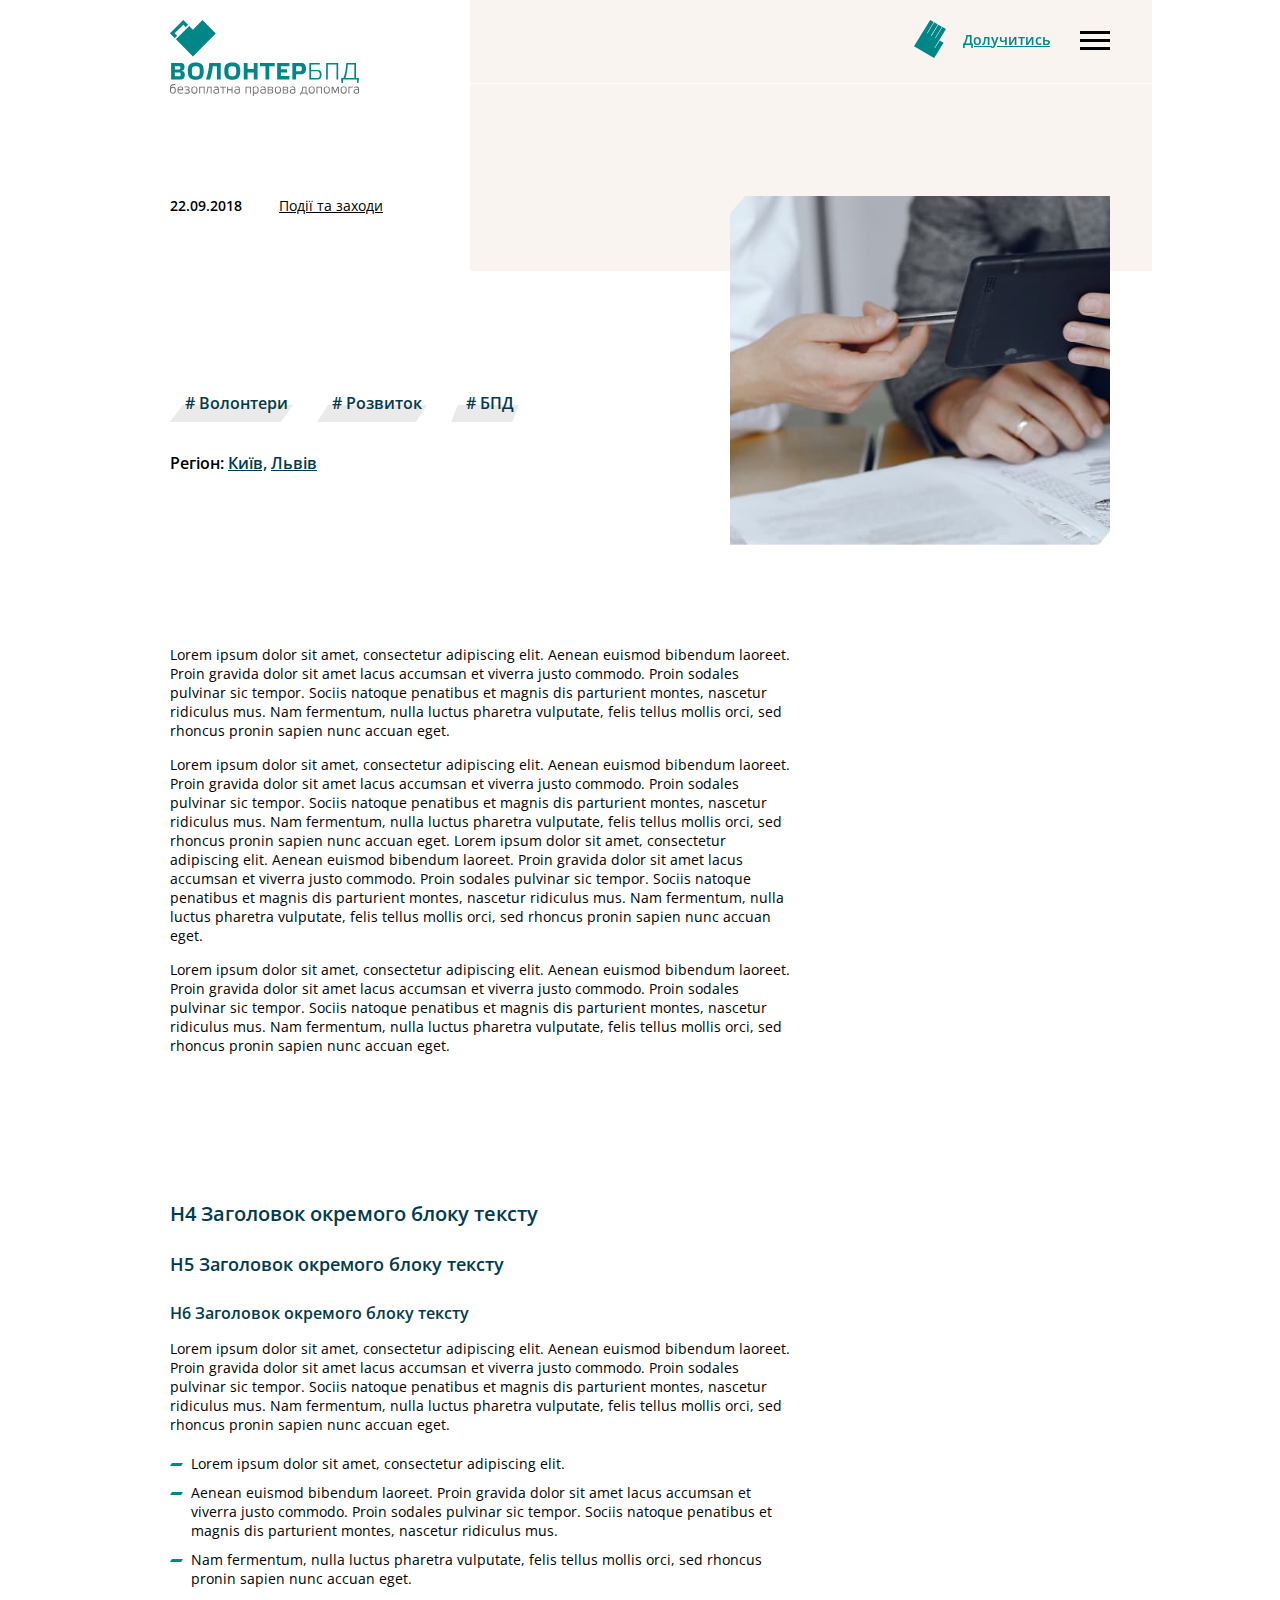
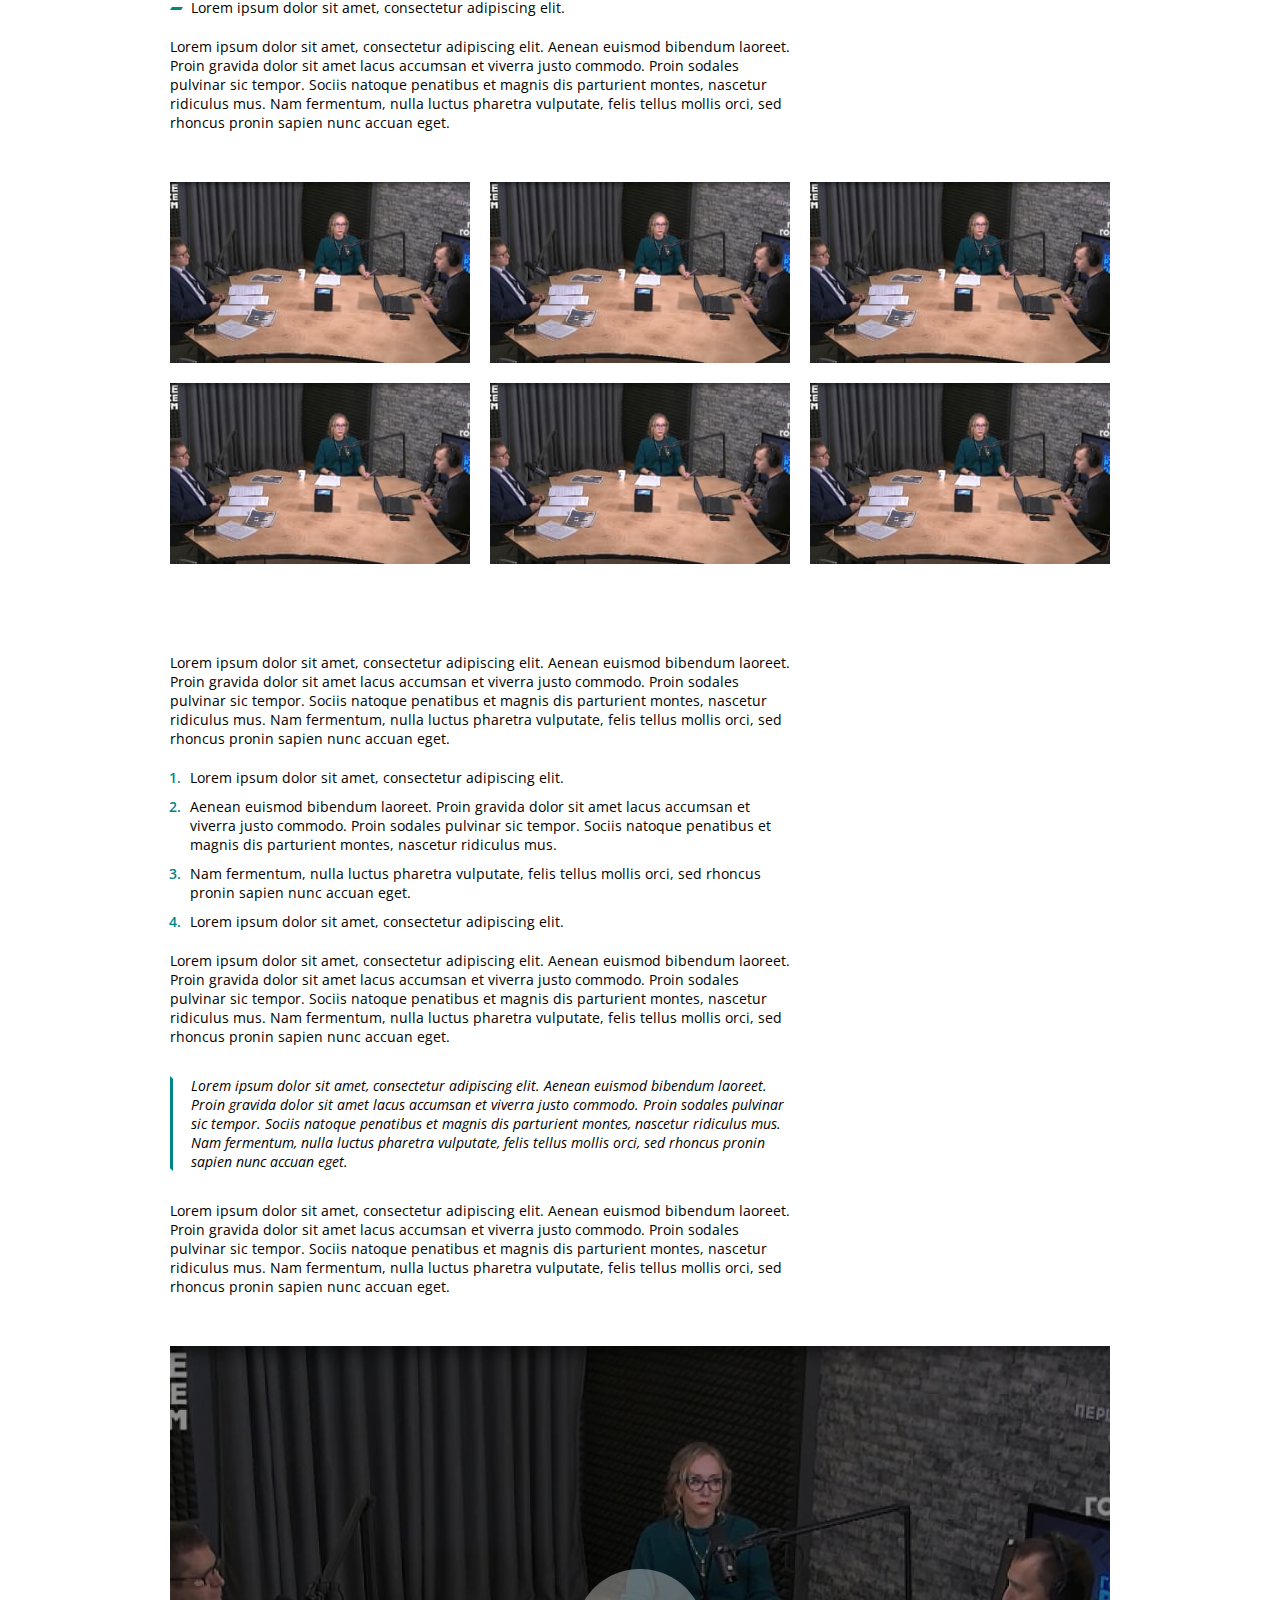
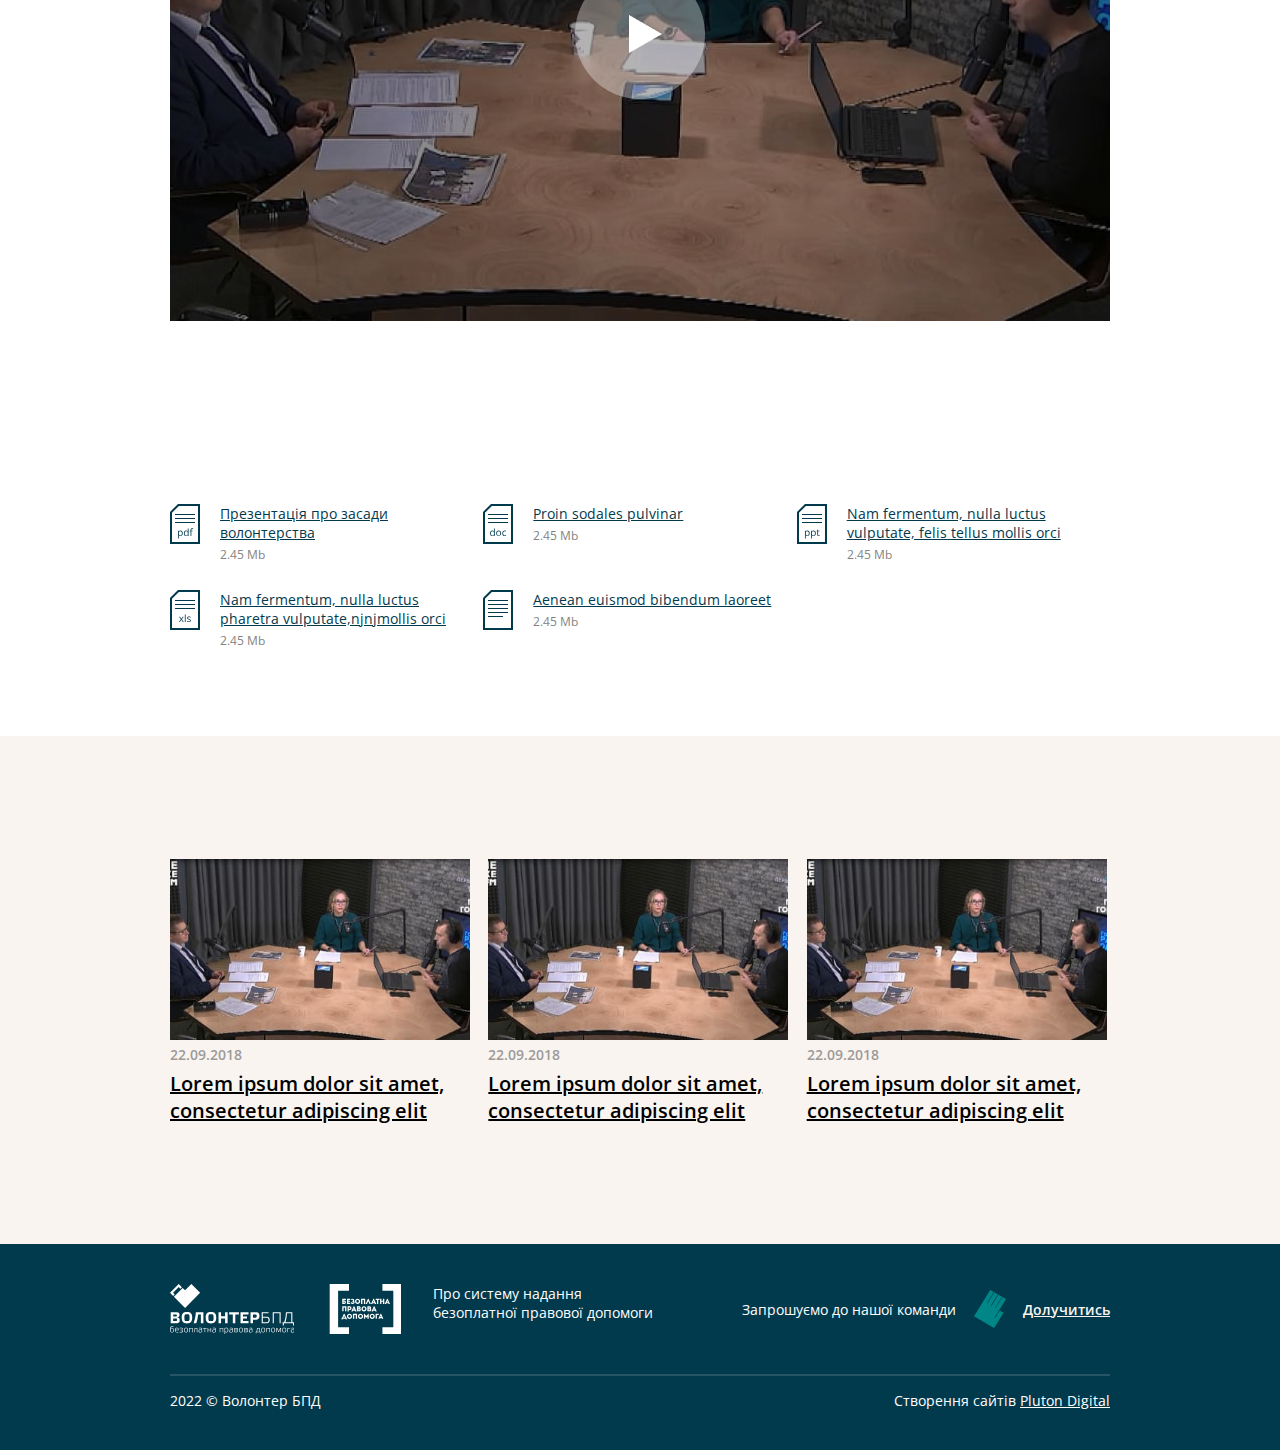
<file: news_single.html>
<!DOCTYPE html>
<html lang="ua">

<head>
  <meta charset="UTF-8">
  <meta http-equiv="X-UA-Compatible" content="IE=edge">
  <meta name="viewport" content="width=device-width, initial-scale=1.0">
  <meta name="theme-color" content="#F9F4EF">
  <title>VolunteerBPD</title>
  <link rel="preconnect" href="https://fonts.googleapis.com">
  <link rel="preconnect" href="https://fonts.gstatic.com" crossorigin>
  <link href="https://fonts.googleapis.com/css2?family=Open+Sans:wght@400;600;700&display=swap" rel="stylesheet">
  <link rel="stylesheet" href="css/fancybox.css">
  <link rel="stylesheet" type="text/css" href="css/slick.css" />
  <link rel="stylesheet" href="css/style.css">
</head>

<body>

  <div class="wrapper">

    <header class="header header-single" id="header">
      
      <div class="container__bg">
        <span class="header__bg header__bg--single"></span>
        <span class="container__bg-line"></span>
      </div>
      
        <div class="header__content">
    <div class="container">
      <div class="header__wrapper">
        <a class="logo__link" href="index.html">
          <img class="logo__img" src="img/header_logo_small.svg" width="112" height="45" alt="Логотип">
          <img class="logo__img-tablet" src="img/header_logo.svg" width="188" height="27" alt="Логотип">
        </a>
      
        <div class="header__inner">
        
          <div class="burger-menu">
  <nav class="menu">

    <ul class="menu-list">

      <li class="menu-item">
        <a href="about.html">Про нас</a>
      </li>

      <li class="menu-item">
        <a href="reestr.html">Наші волонтери</a>
      </li>

      <li class="menu-item menu-item-has-children">
        <a href="education.html">Курси</a>
        <ul class="sub-menu">
          <li class="sub-menu-item">
            <a href="#">Загальні курси</a>
          </li>
          <li class="sub-menu-item">
            <a href="#">Обовязкові курси</a>
          </li>
        </ul>
      </li>

      <li class="menu-item">
        <a href="news.html">Події та заходи</a>
      </li>

      <li class="menu-item menu-item-has-children">
        <a href="news.html">Корисно</a>
        <ul class="sub-menu">
          <li class="sub-menu-item">
            <a href="#">Всі матеріали</a>
          </li>
          <li class="sub-menu-item">
            <a href="#">Інформаційні матеріали</a>
          </li>
          <li class="sub-menu-item">
            <a href="#">Буклети</a>
          </li>
          <li class="sub-menu-item">
            <a href="#">Законодавство</a>
          </li>
          <li class="sub-menu-item">
            <a href="#">Звітування</a>
          </li>
        </ul>
      </li>

      <li class="menu-item">
        <a href="contacts.html">Контакти</a>
      </li>
    </ul>
  </nav>

  <ul class="contacts__social-list">
    <li class="contacts__social-item contacts__social-item--fb">
      <a class="contacts__social-link" target="_blank" href="#">Facebook</a>
    </li>
    <li class="contacts__social-item contacts__social-item--instagram">
      <a class="contacts__social-link" target="_blank" href="#">Instagram</a>
    </li>
  </ul>
</div>
        
          <a class="header__join-link footer__join-link" href="become_volunteer.html">Долучитись</a>
        
          <button class="header__burger" type="button">
            <span class="header__burger-menu"></span>
            <span class="sr-only">Відкрити меню</span>
          </button>
        </div>
      </div>
    </div>
  </div>
      
      <div class="container">

        <div class="header-single__inner">

          <img class="header-single__img corner__cut" src="img/single.jpg" alt="волонтери" width="300" height="216">

          <div class="header-single__content">

            <time class="news__data" datetime="2018-09-22">
              <span class="header-single__date">22.09.2018</span>
            </time>
            <a class="header-single__chapter" href="#">Події та заходи</a>

            <h1 class="animation-prepare-fast">Lorem ipsum consectetur dolor sit adipiscing amet, consectetur adipiscing
              elit.</h1>

            <div class="header-single__link">
              <a class="header-single__hex btn btn__bg" href="#"># Волонтери</a>
              <a class="header-single__hex btn btn__bg" href="#"># Розвиток</a>
              <a class="header-single__hex btn btn__bg" href="#"># БПД</a>
            </div>

            <div class="header-single__region-box">
              <span class="header-single">Регіон:</span>
              <a class="header-single" href="#">Київ,</a>
              <a class="header-single" href="#">Львів</a>
            </div>

          </div>
        </div>
        
      </div>
    </header>

    <main class="main page-news-single">
      <section class="section content pt50 content_title_animation">
  <div class="content">
    <div class="container">
      <p>Lorem ipsum dolor sit amet, consectetur adipiscing elit. Aenean euismod bibendum laoreet. Proin gravida dolor
        sit
        amet lacus accumsan et viverra justo commodo. Proin sodales pulvinar sic tempor. Sociis natoque penatibus et
        magnis dis parturient montes, nascetur ridiculus mus. Nam fermentum, nulla luctus pharetra vulputate, felis
        tellus
        mollis orci, sed rhoncus pronin sapien nunc accuan eget.</p>

      <p>Lorem ipsum dolor sit amet, consectetur adipiscing elit. Aenean euismod bibendum laoreet. Proin gravida dolor
        sit
        amet lacus accumsan et viverra justo commodo. Proin sodales pulvinar sic tempor. Sociis natoque penatibus et
        magnis dis parturient montes, nascetur ridiculus mus. Nam fermentum, nulla luctus pharetra vulputate, felis
        tellus
        mollis orci, sed rhoncus pronin sapien nunc accuan eget. Lorem ipsum dolor sit amet, consectetur adipiscing
        elit.
        Aenean euismod bibendum laoreet. Proin gravida dolor sit amet lacus accumsan et viverra justo commodo. Proin
        sodales pulvinar sic tempor. Sociis natoque penatibus et magnis dis parturient montes, nascetur ridiculus mus.
        Nam
        fermentum, nulla luctus pharetra vulputate, felis tellus mollis orci, sed rhoncus pronin sapien nunc accuan
        eget.
      </p>

      <p>Lorem ipsum dolor sit amet, consectetur adipiscing elit. Aenean euismod bibendum laoreet. Proin gravida dolor
        sit
        amet lacus accumsan et viverra justo commodo. Proin sodales pulvinar sic tempor. Sociis natoque penatibus et
        magnis dis parturient montes, nascetur ridiculus mus. Nam fermentum, nulla luctus pharetra vulputate, felis
        tellus
        mollis orci, sed rhoncus pronin sapien nunc accuan eget.</p>

      <h2>H2 Заголовок окремого блоку тексту</h2>
      <h3>H3 Заголовок окремого блоку тексту</h3>
      <h4>H4 Заголовок окремого блоку тексту</h4>
      <h5>H5 Заголовок окремого блоку тексту</h5>
      <h6>H6 Заголовок окремого блоку тексту</h6>


      <p>Lorem ipsum dolor sit amet, consectetur adipiscing elit. Aenean euismod bibendum laoreet. Proin gravida dolor
        sit
        amet lacus accumsan et viverra justo commodo. Proin sodales pulvinar sic tempor. Sociis natoque penatibus et
        magnis dis parturient montes, nascetur ridiculus mus. Nam fermentum, nulla luctus pharetra vulputate, felis
        tellus
        mollis orci, sed rhoncus pronin sapien nunc accuan eget.</p>

      <ul>
        <li>Lorem ipsum dolor sit amet, consectetur adipiscing elit.</li>
        <li>Aenean euismod bibendum laoreet. Proin gravida dolor sit amet lacus accumsan et viverra justo commodo. Proin
          sodales pulvinar sic tempor. Sociis natoque penatibus et magnis dis parturient montes, nascetur ridiculus mus.
        </li>
        <li>Nam fermentum, nulla luctus pharetra vulputate, felis tellus mollis orci, sed rhoncus pronin sapien nunc
          accuan eget.</li>
        <li>Lorem ipsum dolor sit amet, consectetur adipiscing elit.</li>
      </ul>

      <p>Lorem ipsum dolor sit amet, consectetur adipiscing elit. Aenean euismod bibendum laoreet. Proin gravida dolor
        sit
        amet lacus accumsan et viverra justo commodo. Proin sodales pulvinar sic tempor. Sociis natoque penatibus et
        magnis dis parturient montes, nascetur ridiculus mus. Nam fermentum, nulla luctus pharetra vulputate, felis
        tellus
        mollis orci, sed rhoncus pronin sapien nunc accuan eget.</p>


      <div id="gallery-1" class="gallery">

        <dl class="gallery-item">
          <dt class="gallery-icon">
            <a href="img/content_img.jpg" data-fancybox="gallery" data-width="1000">
              <img src="img/content_img.jpg" alt="фотографія" width="300" height="181" loading="lazy">
            </a>
            </a>
          </dt>
        </dl>

        <dl class="gallery-item">
          <dt class="gallery-icon">
            <a href="img/content_img.jpg" data-fancybox="gallery" data-width="1000">
              <img src="img/content_img.jpg" alt="фотографія" width="300" height="181" loading="lazy">
            </a>
          </dt>
        </dl>

        <dl class="gallery-item">
          <dt class="gallery-icon">
            <a href="img/content_img.jpg" data-fancybox="gallery" data-width="1000">
              <img src="img/content_img.jpg" alt="фотографія" width="300" height="181" loading="lazy">
            </a>
          </dt>
        </dl>

        <dl class="gallery-item">
          <dt class="gallery-icon">
            <a href="img/content_img.jpg" data-fancybox="gallery" data-width="1000">
              <img src="img/content_img.jpg" alt="фотографія" width="300" height="181" loading="lazy">
            </a>
          </dt>
        </dl>

        <dl class="gallery-item">
          <dt class="gallery-icon">
            <a href="img/content_img.jpg" data-fancybox="gallery" data-width="1000">
              <img src="img/content_img.jpg" alt="фотографія" width="300" height="181" loading="lazy">
            </a>
          </dt>
        </dl>

        <dl class="gallery-item">
          <dt class="gallery-icon">
            <a href="img/content_img.jpg" data-fancybox="gallery" data-width="1000">
              <img src="img/content_img.jpg" alt="фотографія" width="300" height="181" loading="lazy">
            </a>
            </a>
          </dt>
        </dl>

        <dl class="gallery-item">
          <dt class="gallery-icon">
            <a href="img/content_img.jpg" data-fancybox="gallery" data-width="1000">
              <img src="img/content_img.jpg" alt="фотографія" width="300" height="181" loading="lazy">
            </a>
          </dt>
        </dl>

        <dl class="gallery-item">
          <dt class="gallery-icon">
            <a href="img/content_img.jpg" data-fancybox="gallery" data-width="1000">
              <img src="img/content_img.jpg" alt="фотографія" width="300" height="181" loading="lazy">
            </a>
          </dt>
        </dl>

        <dl class="gallery-item">
          <dt class="gallery-icon">
            <a href="img/content_img.jpg" data-fancybox="gallery" data-width="1000">
              <img src="img/content_img.jpg" alt="фотографія" width="300" height="181" loading="lazy">
            </a>
          </dt>
        </dl>

        <dl class="gallery-item">
          <dt class="gallery-icon">
            <a href="img/content_img.jpg" data-fancybox="gallery" data-width="1000">
              <img src="img/content_img.jpg" alt="фотографія" width="300" height="181" loading="lazy">
            </a>
          </dt>
        </dl>
        <br style="clear: both">
      </div>

      <p>Lorem ipsum dolor sit amet, consectetur adipiscing elit. Aenean euismod bibendum laoreet. Proin gravida dolor
        sit
        amet lacus accumsan et viverra justo commodo. Proin sodales pulvinar sic tempor. Sociis natoque penatibus et
        magnis dis parturient montes, nascetur ridiculus mus. Nam fermentum, nulla luctus pharetra vulputate, felis
        tellus
        mollis orci, sed rhoncus pronin sapien nunc accuan eget.</p>

      <ol>
        <li>Lorem ipsum dolor sit amet, consectetur adipiscing elit.</li>
        <li>Aenean euismod bibendum laoreet. Proin gravida dolor sit amet lacus accumsan et viverra justo commodo. Proin
          sodales pulvinar sic tempor. Sociis natoque penatibus et magnis dis parturient montes, nascetur ridiculus mus.
        </li>
        <li>Nam fermentum, nulla luctus pharetra vulputate, felis tellus mollis orci, sed rhoncus pronin sapien nunc
          accuan eget.</li>
        <li>Lorem ipsum dolor sit amet, consectetur adipiscing elit.</li>
      </ol>

      <p>Lorem ipsum dolor sit amet, consectetur adipiscing elit. Aenean euismod bibendum laoreet. Proin gravida dolor
        sit
        amet lacus accumsan et viverra justo commodo. Proin sodales pulvinar sic tempor. Sociis natoque penatibus et
        magnis dis parturient montes, nascetur ridiculus mus. Nam fermentum, nulla luctus pharetra vulputate, felis
        tellus
        mollis orci, sed rhoncus pronin sapien nunc accuan eget.</p>

      <blockquote>
        <p>Lorem ipsum dolor sit amet, consectetur adipiscing elit. Aenean euismod bibendum laoreet. Proin gravida dolor
          sit amet lacus accumsan et viverra justo commodo. Proin sodales pulvinar sic tempor. Sociis natoque penatibus
          et
          magnis dis parturient montes, nascetur ridiculus mus. Nam fermentum, nulla luctus pharetra vulputate, felis
          tellus mollis orci, sed rhoncus pronin sapien nunc accuan eget.</p>
      </blockquote>

      <p>Lorem ipsum dolor sit amet, consectetur adipiscing elit. Aenean euismod bibendum laoreet. Proin gravida dolor
        sit
        amet lacus accumsan et viverra justo commodo. Proin sodales pulvinar sic tempor. Sociis natoque penatibus et
        magnis dis parturient montes, nascetur ridiculus mus. Nam fermentum, nulla luctus pharetra vulputate, felis
        tellus
        mollis orci, sed rhoncus pronin sapien nunc accuan eget.</p>

      <a class="content__video" data-fancybox style="background-image: url('img/video_bg.jpg')"
        href="https://youtu.be/GBcJcdNqhhw">
        <span class="sr-only">Прослухати аудіо контент</span>
      </a>
    </div>
  </div>
</section>

      <section class="section files">
  <div class="container">
    <h3 class="files__title section__subtitle animation-prepare">
      Файли для завантаження
    </h3>
    <div class="files__wrapp">
  <ul class="files-list list__stick">
    <li class="files-item files-item__pdf">
      <a class="files-link" href="#" download="">
        Презентація про засади волонтерства
      </a>
      <span>2.45 Mb</span>
    </li>
    <li class="files-item files-item__doc">
      <a class="files-link" href="#" download="">
        Proin sodales pulvinar
      </a>
      <span>2.45 Mb</span>
    </li>
    <li class="files-item files-item__ppt">
      <a class="files-link" href="#" download="">
        Nam fermentum, nulla luctus vulputate, felis tellus mollis orci
      </a>
      <span>2.45 Mb</span>
    </li>
    <li class="files-item files-item__xls">
      <a class="files-link" href="#" download="">
        Nam fermentum, nulla luctus pharetra vulputate,njnjmollis orci
      </a>
      <span>2.45 Mb</span>
    </li>
    <li class="files-item files-item__unknown">
      <a class="files-link" href="#" download="">
        Aenean euismod bibendum laoreet
      </a>
      <span>2.45 Mb</span>
    </li>
  </ul>
</div>
  </div>
</section>

      <section class="section materials p30">
  <div class="container">
    <h2 class="materials__title content__title animation-prepare">
      Інші матеріали
    </h2>
    <ul class="materials__list">
      <li class="materials__item">
        <a class="materials__link" href="#">
          <article class="materials__article article__bg article__bg">
            <img class="materials__img" src="img/news.jpg" width="300" height="181" alt="новина">
            <div class="materials__wrapper">
              <time class="materials__data" datetime="2018-09-22">
                <span class="materials__num">22.09.2018</span>
              </time>
            </div>
            <span class="materials__item-title">
              Lorem ipsum dolor sit amet, consectetur adipiscing elit
            </span>
          </article>
        </a>
      </li>
      <li class="materials__item">
        <a class="materials__link" href="#">
          <article class="materials__article article__bg">
            <img class="materials__img" src="img/news.jpg" width="300" height="181" alt="новина">
            <div class="materials__wrapper">
              <time class="materials__data" datetime="2018-09-22">
                <span class="materials__num">22.09.2018</span>
              </time>
            </div>
            <span class="materials__item-title">
              Lorem ipsum dolor sit amet, consectetur adipiscing elit
            </span>
          </article>
        </a>
      </li>
      <li class="materials__item">
        <a class="materials__link" href="#">
          <article class="materials__article article__bg">
            <img class="materials__img" src="img/news.jpg" width="300" height="181" alt="новина">
            <div class="materials__wrapper">
              <time class="materials__data" datetime="2018-09-22">
                <span class="materials__num">22.09.2018</span>
              </time>
            </div>
            <span class="materials__item-title">
              Lorem ipsum dolor sit amet, consectetur adipiscing elit
            </span>
          </article>
        </a>
      </li>
      <li class="materials__item">
        <a class="materials__link" href="#">
          <article class="materials__article article__bg">
            <img class="materials__img" src="img/news.jpg" width="300" height="181" alt="новина">
            <div class="materials__wrapper">
              <time class="materials__data" datetime="2018-09-22">
                <span class="materials__num">22.09.2018</span>
              </time>
            </div>
            <span class="materials__item-title">
              Lorem ipsum dolor sit amet, consectetur adipiscing elit
            </span>
          </article>
        </a>
      </li>
      <li class="materials__item">
        <a class="materials__link" href="#">
          <article class="materials__article article__bg">
            <img class="materials__img" src="img/news.jpg" width="300" height="181" alt="новина">
            <div class="materials__wrapper">
              <time class="materials__data" datetime="2018-09-22">
                <span class="materials__num">22.09.2018</span>
              </time>
            </div>
            <span class="materials__item-title">
              Lorem ipsum dolor sit amet, consectetur adipiscing elit
            </span>
          </article>
        </a>
      </li>
      <li class="materials__item">
        <a class="materials__link" href="#">
          <article class="materials__article article__bg">
            <img class="materials__img" src="img/news.jpg" width="300" height="181" alt="новина">
            <div class="materials__wrapper">
              <time class="materials__data" datetime="2018-09-22">
                <span class="materials__num">22.09.2018</span>
              </time>
            </div>
            <span class="materials__item-title">
              Lorem ipsum dolor sit amet, consectetur adipiscing elit
            </span>
          </article>
        </a>
      </li>
      <li class="materials__item">
        <a class="materials__link" href="#">
          <article class="materials__article article__bg">
            <img class="materials__img" src="img/news.jpg" width="300" height="181" alt="новина">
            <div class="materials__wrapper">
              <time class="materials__data" datetime="2018-09-22">
                <span class="materials__num">22.09.2018</span>
              </time>
            </div>
            <span class="materials__item-title">
              Lorem ipsum dolor sit amet, consectetur adipiscing elit
            </span>
          </article>
        </a>
      </li>
      <li class="materials__item">
        <a class="materials__link" href="#">
          <article class="materials__article article__bg">
            <img class="materials__img" src="img/news.jpg" width="300" height="181" alt="новина">
            <div class="materials__wrapper">
              <time class="materials__data" datetime="2018-09-22">
                <span class="materials__num">22.09.2018</span>
              </time>
            </div>
            <span class="materials__item-title">
              Lorem ipsum dolor sit amet, consectetur adipiscing elit
            </span>
          </article>
        </a>
      </li>
      <li class="materials__item">
        <a class="materials__link" href="#">
          <article class="materials__article article__bg">
            <img class="materials__img" src="img/news.jpg" width="300" height="181" alt="новина">
            <div class="materials__wrapper">
              <time class="materials__data" datetime="2018-09-22">
                <span class="materials__num">22.09.2018</span>
              </time>
            </div>
            <span class="materials__item-title">
              Lorem ipsum dolor sit amet, consectetur adipiscing elit
            </span>
          </article>
        </a>
      </li>
      <li class="materials__item">
        <a class="materials__link" href="#">
          <article class="materials__article article__bg">
            <img class="materials__img" src="img/news.jpg" width="300" height="181" alt="новина">
            <div class="materials__wrapper">
              <time class="materials__data" datetime="2018-09-22">
                <span class="materials__num">22.09.2018</span>
              </time>
            </div>
            <span class="materials__item-title">
              Lorem ipsum dolor sit amet, consectetur adipiscing elit
            </span>
          </article>
        </a>
      </li>
      <li class="materials__item">
        <a class="materials__link" href="#">
          <article class="materials__article article__bg">
            <img class="materials__img" src="img/news.jpg" width="300" height="181" alt="новина">
            <div class="materials__wrapper">
              <time class="materials__data" datetime="2018-09-22">
                <span class="materials__num">22.09.2018</span>
              </time>
            </div>
            <span class="materials__item-title">
              Lorem ipsum dolor sit amet, consectetur adipiscing elit
            </span>
          </article>
        </a>
      </li>
      <li class="materials__item">
        <a class="materials__link" href="#">
          <article class="materials__article article__bg">
            <img class="materials__img" src="img/news.jpg" width="300" height="181" alt="новина">
            <div class="materials__wrapper">
              <time class="materials__data" datetime="2018-09-22">
                <span class="materials__num">22.09.2018</span>
              </time>
            </div>
            <span class="materials__item-title">
              Lorem ipsum dolor sit amet, consectetur adipiscing elit
            </span>
          </article>
        </a>
      </li>
    </ul>
  </div>
</section>

    </main>

<footer class="footer">
  <div class="container">
    <div class="footer__top">

      <div class="footer__top-inner">
        <a class="logo__link" href="index.html">
          <img class="logo__img" src="img/footer_logo.svg" width="85" height="35" alt="Логотип">
        </a>
        <a class="footer__link" href="index.html">Про систему надання<br> безоплатної правової допомоги
        </a>
      </div>

      <div class="footer__top-innerbox">
        <div class="footer__invitation">Запрошуємо<br> до нашої команди</div>
        <a class="footer__join-link" href="become_volunteer.html">Долучитись</a>
      </div>

    </div>

    <div class="footer__bottom">

      <div class="footer__copyright-legal">2022 © Волонтер БПД</div>
      <div class="footer__copyright-block">
        <span class="footer__copyright-span">Створення сайтів</span>
        <a class="footer__copyright-link" href="http://plut-on.com/" target="_blank">Pluton Digital</a>
      </div>

    </div>
  </div>
</footer>

  </div>


  <script>
    window.themeLink = "../";
  </script>
  <script src="https://cdnjs.cloudflare.com/ajax/libs/jquery/3.6.0/jquery.min.js" referrerpolicy="no-referrer"></script>
  <script src="js/components/fancybox.min.js"></script>
  <script src="js/components/multi-animated-counter.js"></script>
  <script src="js/components/slick.js"></script>
  <script src="js/components/sticky-kit.js"></script>
  <script src="js/index.js"></script>
  </body>

  </html>
</file>
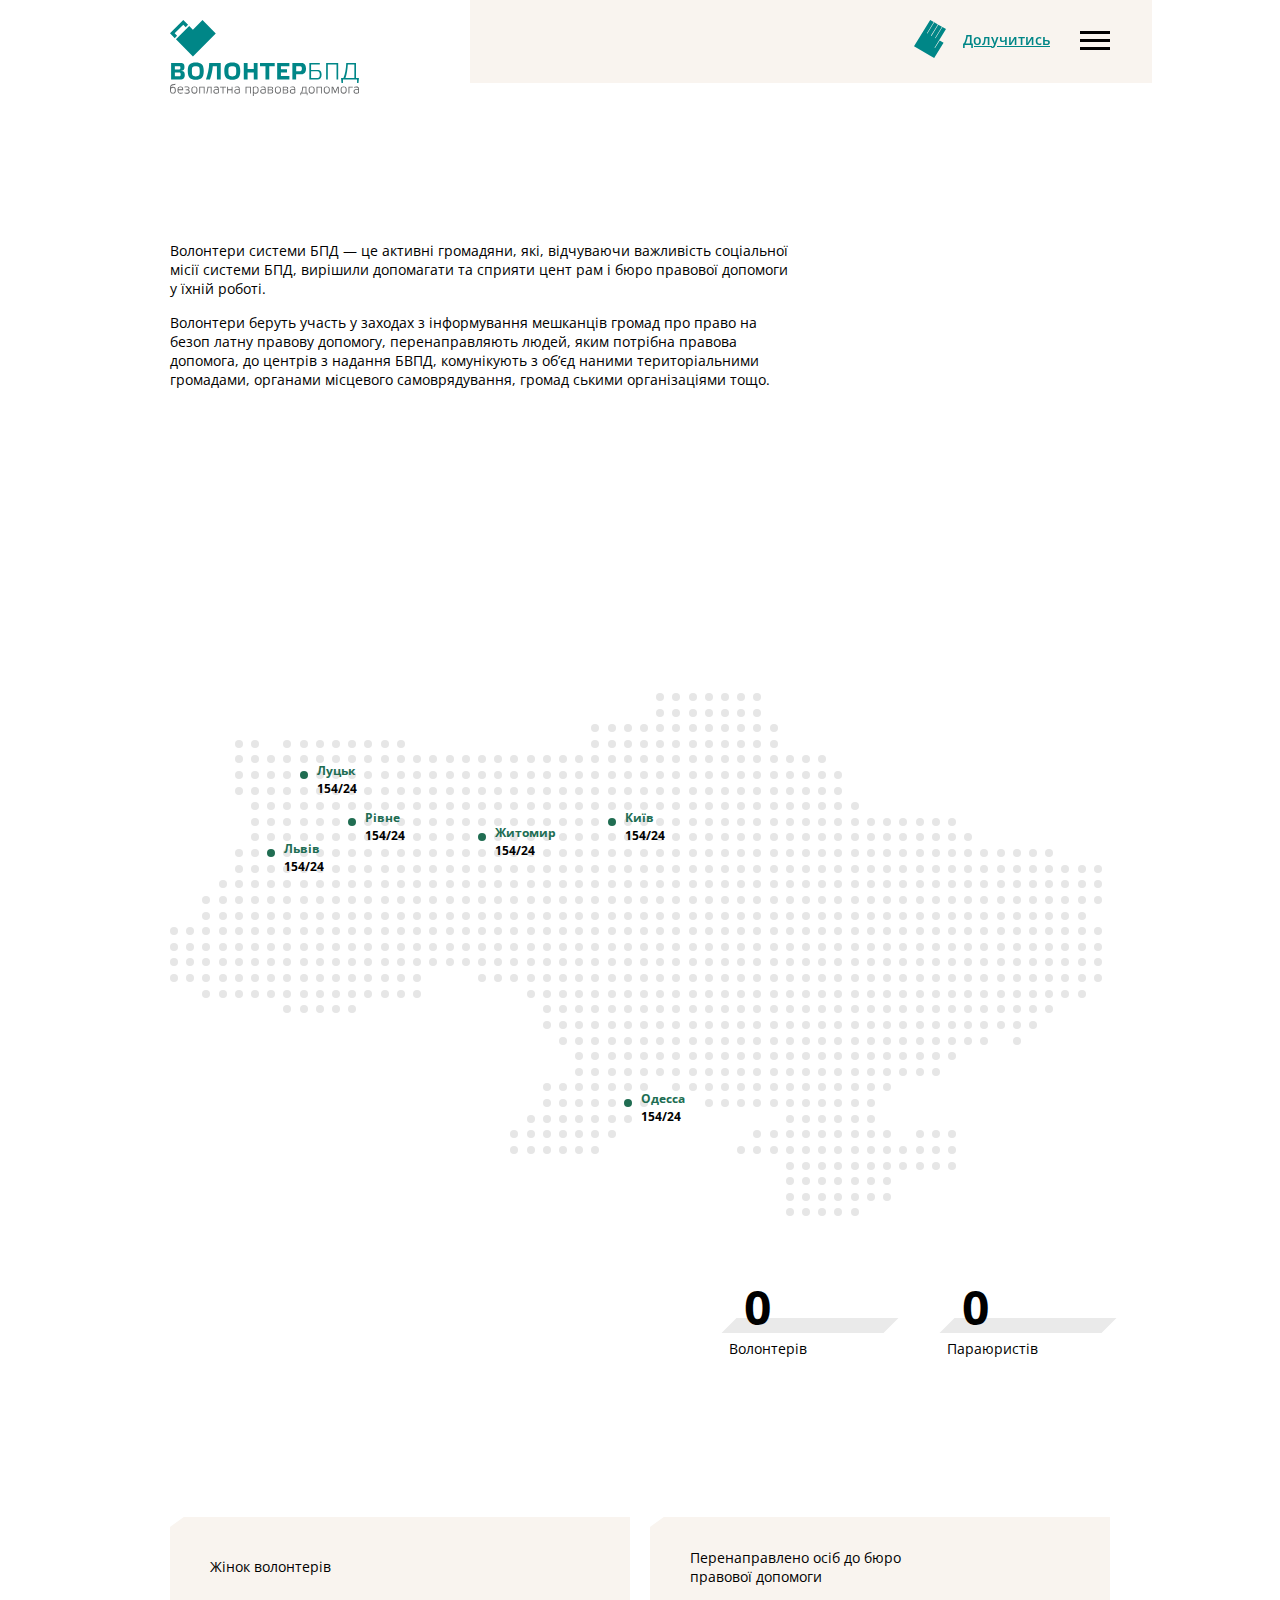
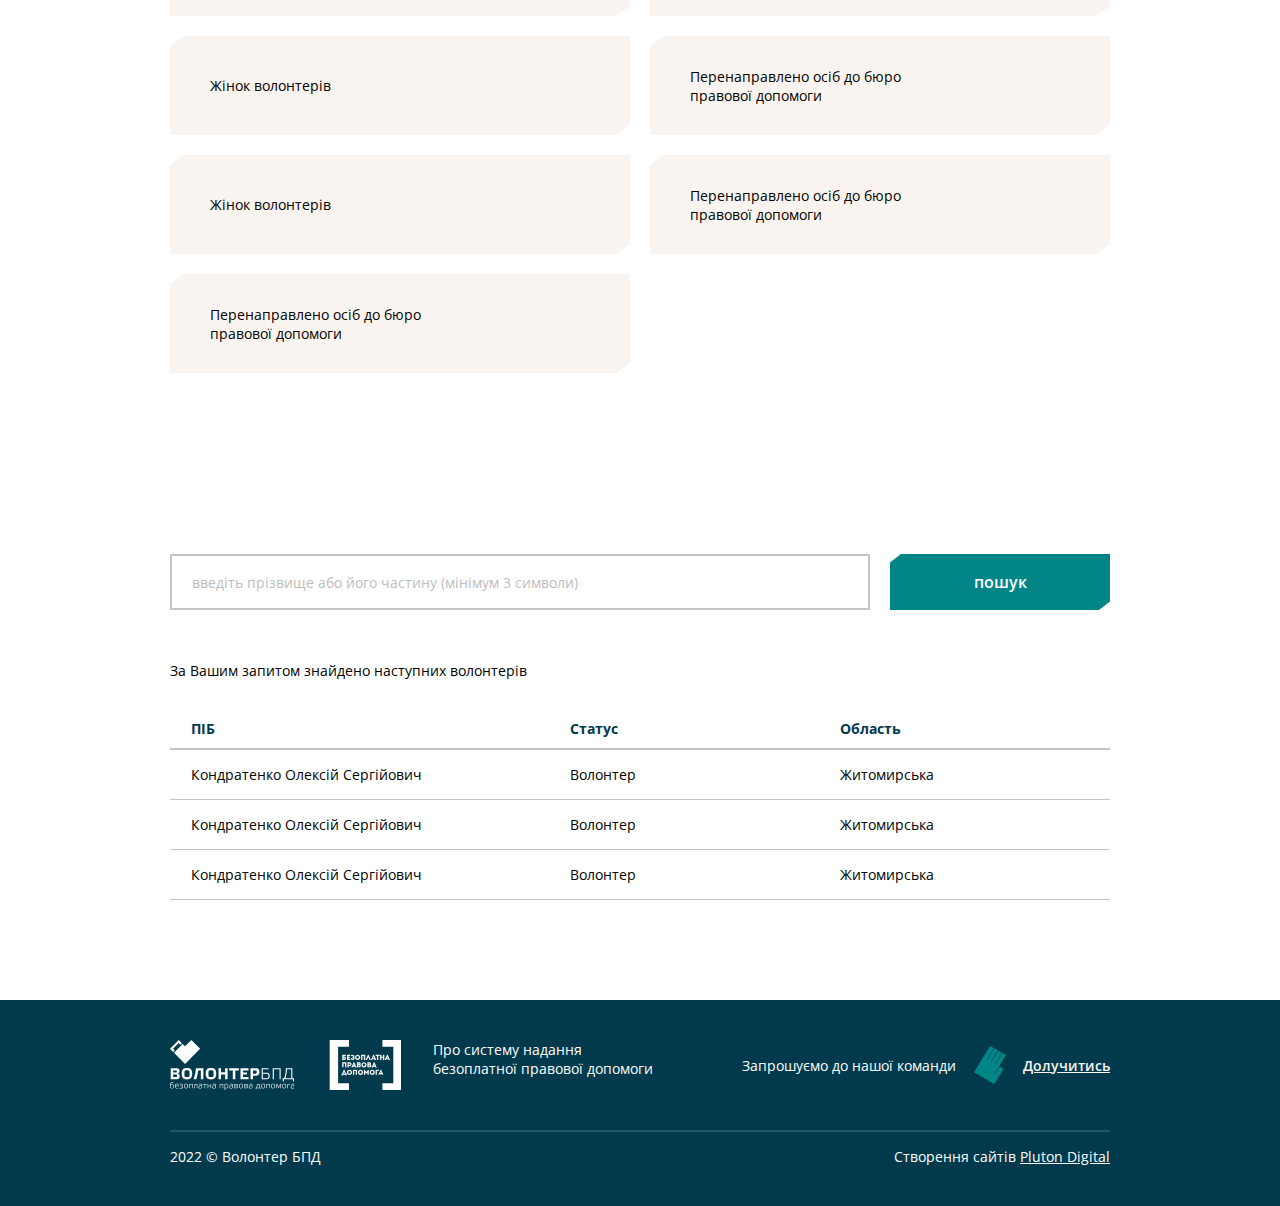
<file: reestr.html>
<!DOCTYPE html>
<html lang="ua">

<head>
  <meta charset="UTF-8">
  <meta http-equiv="X-UA-Compatible" content="IE=edge">
  <meta name="viewport" content="width=device-width, initial-scale=1.0">
  <meta name="theme-color" content="#F9F4EF">
  <title>VolunteerBPD</title>
  <link rel="preconnect" href="https://fonts.googleapis.com">
  <link rel="preconnect" href="https://fonts.gstatic.com" crossorigin>
  <link href="https://fonts.googleapis.com/css2?family=Open+Sans:wght@400;600;700&display=swap" rel="stylesheet">
  <link rel="stylesheet" href="css/fancybox.css">
  <link rel="stylesheet" type="text/css" href="css/slick.css" />
  <link rel="stylesheet" href="css/style.css">
</head>

<body>

  <div class="wrapper">

    <header class="header header-title-text" id="header">
      
      <div class="container__bg">
        <span class="header__bg"></span>
      </div>
      
        <div class="header__content">
    <div class="container">
      <div class="header__wrapper">
        <a class="logo__link" href="index.html">
          <img class="logo__img" src="img/header_logo_small.svg" width="112" height="45" alt="Логотип">
          <img class="logo__img-tablet" src="img/header_logo.svg" width="188" height="27" alt="Логотип">
        </a>
      
        <div class="header__inner">
        
          <div class="burger-menu">
  <nav class="menu">

    <ul class="menu-list">

      <li class="menu-item">
        <a href="about.html">Про нас</a>
      </li>

      <li class="menu-item">
        <a href="reestr.html">Наші волонтери</a>
      </li>

      <li class="menu-item menu-item-has-children">
        <a href="education.html">Курси</a>
        <ul class="sub-menu">
          <li class="sub-menu-item">
            <a href="#">Загальні курси</a>
          </li>
          <li class="sub-menu-item">
            <a href="#">Обовязкові курси</a>
          </li>
        </ul>
      </li>

      <li class="menu-item">
        <a href="news.html">Події та заходи</a>
      </li>

      <li class="menu-item menu-item-has-children">
        <a href="news.html">Корисно</a>
        <ul class="sub-menu">
          <li class="sub-menu-item">
            <a href="#">Всі матеріали</a>
          </li>
          <li class="sub-menu-item">
            <a href="#">Інформаційні матеріали</a>
          </li>
          <li class="sub-menu-item">
            <a href="#">Буклети</a>
          </li>
          <li class="sub-menu-item">
            <a href="#">Законодавство</a>
          </li>
          <li class="sub-menu-item">
            <a href="#">Звітування</a>
          </li>
        </ul>
      </li>

      <li class="menu-item">
        <a href="contacts.html">Контакти</a>
      </li>
    </ul>
  </nav>

  <ul class="contacts__social-list">
    <li class="contacts__social-item contacts__social-item--fb">
      <a class="contacts__social-link" target="_blank" href="#">Facebook</a>
    </li>
    <li class="contacts__social-item contacts__social-item--instagram">
      <a class="contacts__social-link" target="_blank" href="#">Instagram</a>
    </li>
  </ul>
</div>
        
          <a class="header__join-link footer__join-link" href="become_volunteer.html">Долучитись</a>
        
          <button class="header__burger" type="button">
            <span class="header__burger-menu"></span>
            <span class="sr-only">Відкрити меню</span>
          </button>
        </div>
      </div>
    </div>
  </div>

      <div class="container">

        <h1 class="animation-prepare-fast">Наші волонтери</h1>

        <div class="content">
          <p>
            Волонтери системи БПД — це активні громадяни, які, відчуваючи важливість соціальної місії системи БПД,
            вирішили
            допомагати та сприяти цент рам і бюро правової допомоги у їхній роботі.
          </p>
          <p>
            Волонтери беруть участь у заходах з інформування мешканців громад про право на безоп латну правову допомогу,
            перенаправляють людей, яким потрібна правова допомога, до центрів з надання БВПД, комунікують з об’єд наними
            територіальними громадами, органами місцевого самоврядування, громад ськими організаціями тощо.
          </p>
        </div>
        
      </div>
    </header>

<main class="main page-reestr pb50">

  <section class="section map">
  <div class="container">
    <h2 class="map__title section__title title__side-frame animation-prepare">
      Розподіл по регіонам волонтери / параюристи
    </h2>
    <div id="map" class="map__ua">

      <script type="text/javascript">
        let citiesArray = [
          {
            id: 298,
            city: 'Луцьк',
            volunteer: '154/24',
          },
          {
            id: 475,
            city: 'Рівне',
            volunteer: '154/24',
          },
          {
            id: 491,
            city: 'Київ',
            volunteer: '154/24',
          },
          {
            id: 541,
            city: 'Житомир',
            volunteer: '154/24',
          },
          {
            id: 586,
            city: 'Львів',
            volunteer: '154/24',
          },
          {
            id: 1536,
            city: 'Одесса',
            volunteer: '154/24',
          }
        ];
      </script>

    </div>
  </div>
</section>

  <section class="section volunteer-total">
  <div class="container">
    <div class="progect-about__wrapper">
      <div class="progect-about__content content">
        <h2 class="progect-about__title section__title title__side-frame animation-prepare">
          Волонтерський рух у цифрах
        </h2>
      </div>
      <div class="progect-about__inner">
        <div class="progect-about__statistics">
          <ul class="progect-about__statistics-list">
            <li class="progect-about__statistics-item" id="counters_1">
              <span class="progect-about__statistics-num animation-prepare-title counter" data-TargetNum="284" data-Speed="2000">
                0
              </span>
              <span class="progect-about__statistics-title">
                Волонтерів
              </span>
            </li>
            <li class="progect-about__statistics-item" id="counters_2">
              <span class="progect-about__statistics-num animation-prepare-title counter" data-TargetNum="112" data-Speed="2000">
                0
              </span>
              <span class="progect-about__statistics-title">
                Параюристів
              </span>
            </li>
          </ul>
        </div>
      </div>
    </div>
    <ul class="volunteer-total__list">
      <li class="volunteer-total__item">
        <span class="volunteer-total__id">Жінок волонтерів</span>
        <span class="volunteer-total__num animation-prepare">284</span>
      </li>
      <li class="volunteer-total__item">
        <span class="volunteer-total__id">Перенаправлено осіб до бюро правової допомоги</span>
        <span class="volunteer-total__num animation-prepare">284</span>
      </li>
      <li class="volunteer-total__item">
        <span class="volunteer-total__id">Жінок волонтерів</span>
        <span class="volunteer-total__num animation-prepare">284</span>
      </li>
      <li class="volunteer-total__item">
        <span class="volunteer-total__id">Перенаправлено осіб до бюро правової допомоги</span>
        <span class="volunteer-total__num animation-prepare">284</span>
      </li>
      <li class="volunteer-total__item">
        <span class="volunteer-total__id">Жінок волонтерів</span>
        <span class="volunteer-total__num animation-prepare">284</span>
      </li>
      <li class="volunteer-total__item">
        <span class="volunteer-total__id">Перенаправлено осіб до бюро правової допомоги</span>
        <span class="volunteer-total__num animation-prepare">284</span>
      </li>
      <li class="volunteer-total__item">
        <span class="volunteer-total__id">Перенаправлено осіб до бюро правової допомоги</span>
        <span class="volunteer-total__num animation-prepare">284</span>
      </li>
    </ul>
  </div>
</section>

  <section class="section search">
  <div class="container">
    <h2 class="search__title section__title title__side-frame animation-prepare">
      Волонтерський рух у цифрах
    </h2>

    <div class="search__form">
      <input class="search__input" type="text" placeholder="введіть прізвище або його частину (мінімум 3 символи)">
      <button class="search__btn">пошук</button>
    </div>
    <span class="search__subtitle">За Вашим запитом знайдено наступних волонтерів </span>

    <div class="table">

      <div class="table__head">
        <div class="table__head-item table__head-item--name">ПІБ</div>
        <div class="table__head-item table__head-item--status">Статус</div>
        <div class="table__head-item table__head-item--region">Область</div>
      </div>

      <div class="table__body">
        <div class="table__body-item table__body-item--name">Кондратенко Олексій Сергійович</div>

        <span class="table__body-span table__body-span--volunteer" data-volunteer="Статус"></span>
        <div class="table__body-item table__body-item--volunteer">Волонтер</div>

        <span class="table__body-span table__body-span--state" data-state="Область"></span>
        <div class="table__body-item table__body-item--state">Житомирська</div>
      </div>

      <div class="table__body">
        <div class="table__body-item table__body-item--name">Кондратенко Олексій Сергійович</div>

        <span class="table__body-span table__body-span--volunteer" data-volunteer="Статус"></span>
        <div class="table__body-item table__body-item--volunteer">Волонтер</div>

        <span class="table__body-span table__body-span--state" data-state="Область"></span>
        <div class="table__body-item table__body-item--state">Житомирська</div>
      </div>

      <div class="table__body">
        <div class="table__body-item table__body-item--name">Кондратенко Олексій Сергійович</div>

        <span class="table__body-span table__body-span--volunteer" data-volunteer="Статус"></span>
        <div class="table__body-item table__body-item--volunteer">Волонтер</div>

        <span class="table__body-span table__body-span--state" data-state="Область"></span>
        <div class="table__body-item table__body-item--state">Житомирська</div>
      </div>

    </div>

  </div>
</section>

</main>

<footer class="footer">
  <div class="container">
    <div class="footer__top">

      <div class="footer__top-inner">
        <a class="logo__link" href="index.html">
          <img class="logo__img" src="img/footer_logo.svg" width="85" height="35" alt="Логотип">
        </a>
        <a class="footer__link" href="index.html">Про систему надання<br> безоплатної правової допомоги
        </a>
      </div>

      <div class="footer__top-innerbox">
        <div class="footer__invitation">Запрошуємо<br> до нашої команди</div>
        <a class="footer__join-link" href="become_volunteer.html">Долучитись</a>
      </div>

    </div>

    <div class="footer__bottom">

      <div class="footer__copyright-legal">2022 © Волонтер БПД</div>
      <div class="footer__copyright-block">
        <span class="footer__copyright-span">Створення сайтів</span>
        <a class="footer__copyright-link" href="http://plut-on.com/" target="_blank">Pluton Digital</a>
      </div>

    </div>
  </div>
</footer>

  </div>


  <script>
    window.themeLink = "../";
  </script>
  <script src="https://cdnjs.cloudflare.com/ajax/libs/jquery/3.6.0/jquery.min.js" referrerpolicy="no-referrer"></script>
  <script src="js/components/fancybox.min.js"></script>
  <script src="js/components/multi-animated-counter.js"></script>
  <script src="js/components/slick.js"></script>
  <script src="js/components/sticky-kit.js"></script>
  <script src="js/index.js"></script>
  </body>

  </html>
</file>
<file: css/style.css>
@charset "UTF-8";
html {
  -webkit-box-sizing: border-box;
          box-sizing: border-box;
}

*,
*::after,
*::before {
  -webkit-box-sizing: inherit;
          box-sizing: inherit;
}

ul,
ol {
  padding: 0;
}

body,
h1,
h2,
h3,
h4,
h5,
h6,
p,
ul,
ol,
li,
figure,
figcaption,
blockquote,
dl,
dd {
  margin: 0;
  font: inherit;
}

ul {
  list-style: none;
}

img {
  max-width: 100%;
  display: block;
  -o-object-fit: cover;
     object-fit: cover;
}

input,
button,
textarea,
select {
  font: inherit;
}

a {
  text-decoration: none;
  color: inherit;
}

button {
  background-color: transparent;
  -webkit-appearance: none;
     -moz-appearance: none;
          appearance: none;
  padding: 0;
  border: transparent;
  cursor: pointer;
  font: inherit;
}

a,
button,
input,
textarea {
  outline: transparent;
}

address {
  font-style: normal;
}

.volunteer-about__picture, .slider__img-bg, .slider__img, .corner__cut, .img__bg {
  -webkit-clip-path: polygon(0 5%, 4% 0px, 100% 0, 100% 96%, 97% 100%, 0 100%);
          clip-path: polygon(0 5%, 4% 0px, 100% 0, 100% 96%, 97% 100%, 0 100%);
}

html,
body {
  height: 100%;
}

body {
  min-width: 320px;
  overflow-x: hidden;
  font-family: "Open Sans", sans-serif;
  font-weight: 400;
  font-size: 14px;
  line-height: 19px;
  color: #000000;
}
body.lock {
  overflow: hidden;
}

.wrapper {
  display: -webkit-box;
  display: -ms-flexbox;
  display: flex;
  -webkit-box-orient: vertical;
  -webkit-box-direction: normal;
      -ms-flex-direction: column;
          flex-direction: column;
  min-height: 100%;
}

.main {
  -webkit-box-flex: 1;
      -ms-flex: 1 0 auto;
          flex: 1 0 auto;
}

.footer {
  -webkit-box-flex: 0;
      -ms-flex: 0 0 auto;
          flex: 0 0 auto;
}

.sr-only {
  position: absolute;
  width: 1px;
  height: 1px;
  margin: -1px;
  padding: 0;
  border: 0;
  white-space: nowrap;
  -webkit-clip-path: inset(100%);
          clip-path: inset(100%);
  clip: rect(0 0 0 0);
  overflow: hidden;
}

.container {
  width: 100%;
  padding: 0 10px;
  margin: 0 auto;
}
@media only screen and (min-width: 768px) {
  .container {
    width: 718px;
    padding: 0;
  }
}
@media only screen and (min-width: 1024px) {
  .container {
    width: 940px;
  }
}
@media only screen and (min-width: 1366px) {
  .container {
    width: 1240px;
  }
}
@media only screen and (min-width: 1920px) {
  .container {
    max-width: 1920px;
  }
}

.bg-accent {
  background-color: #F9F4EF;
}

.section__title {
  margin-bottom: 24px;
  font-weight: 600;
  font-size: 20px;
  line-height: 27px;
  color: #023A4D;
}
@media only screen and (min-width: 768px) {
  .section__title {
    margin-bottom: 37px;
    font-size: 32px;
    line-height: 44px;
  }
}
@media only screen and (min-width: 1366px) {
  .section__title {
    margin-bottom: 36px;
    font-size: 36px;
    line-height: 49px;
  }
}

.section__subtitle {
  margin-bottom: 30px;
  font-weight: 600;
  font-size: 16px;
  line-height: 22px;
  color: #023A4D;
}
@media only screen and (min-width: 768px) {
  .section__subtitle {
    margin-bottom: 50px;
    font-size: 24px;
    line-height: 33px;
  }
}

.content__title {
  margin-bottom: 20px;
  font-weight: 600;
  font-size: 16px;
  line-height: 22px;
  color: #023A4D;
}
@media only screen and (min-width: 768px) {
  .content__title {
    font-size: 24px;
    line-height: 33px;
  }
}
@media only screen and (min-width: 1024px) {
  .content__title {
    margin-bottom: 30px;
  }
}

.title__side-frame {
  padding-left: 22px;
  position: relative;
}
.title__side-frame::before {
  content: "";
  position: absolute;
  width: 7px;
  height: 29px;
  top: 0;
  left: 0;
  background-image: url("../img/icons/icon_title_frame.svg");
  background-position: 0 0;
  background-size: contain;
  background-repeat: no-repeat;
}
@media only screen and (min-width: 768px) {
  .title__side-frame {
    padding-left: 24px;
  }
  .title__side-frame::before {
    width: 9px;
    height: 38px;
    top: 9px;
  }
}

.btn {
  width: -webkit-fit-content;
  width: -moz-fit-content;
  width: fit-content;
  display: block;
  margin-bottom: 5px;
  padding-right: 18px;
  position: relative;
  height: 19px;
  font-weight: 600;
  -webkit-text-decoration-line: underline;
          text-decoration-line: underline;
  color: #008687;
}
.btn::after, .btn::before {
  content: "";
  position: absolute;
}
.btn::after {
  width: 8px;
  height: 10px;
  right: 0;
  top: 5px;
  background-image: url("../img/icons/btn_arrow_right.svg");
  background-position: center;
  background-size: contain;
  background-repeat: no-repeat;
  -webkit-transition: right 0.5s;
  -o-transition: right 0.5s;
  transition: right 0.5s;
}
@media only screen and (min-width: 768px) {
  .btn::after {
    width: 11px;
    height: 14px;
    top: 7px;
  }
}
@media only screen and (min-width: 768px) {
  .btn {
    margin-bottom: 8px;
    padding-right: 24px;
    min-height: 22px;
    font-size: 16px;
    line-height: 22px;
  }
}
.btn:hover::after {
  right: -10px;
}
.btn__bg {
  padding-left: 15px;
}
@media only screen and (min-width: 768px) {
  .btn__bg {
    padding-left: 30px;
  }
}
.btn__bg::before {
  width: 70%;
  height: 12px;
  background-color: #EAEAEA;
  -webkit-clip-path: polygon(10% 0, 100% 0, 90% 100%, 0 100%);
          clip-path: polygon(10% 0, 100% 0, 90% 100%, 0 100%);
  bottom: -4px;
  left: 0;
  z-index: -1;
}
@media only screen and (min-width: 768px) {
  .btn__bg::before {
    height: 17px;
    bottom: -8px;
  }
}
.btn__center {
  margin: 0 auto;
}
.btn__sent::after, .btn__proceed::after, .btn__error::after {
  visibility: hidden;
}
.btn__sent {
  color: #008687;
}
.btn__proceed {
  color: #4F4F4F;
}
.btn__error {
  color: #EB5757;
}

.position {
  position: relative;
}

.img__bg {
  position: absolute;
  width: 300px;
  height: 181px;
  top: 5px;
  right: 5px;
  z-index: -1;
  background-color: #EBEBEB;
}
@media only screen and (min-width: 768px) {
  .img__bg {
    width: 349px;
    height: 211px;
    top: 5px;
    right: 5px;
  }
}
@media only screen and (min-width: 1024px) {
  .img__bg {
    width: 300px;
    height: 181px;
  }
}
@media only screen and (min-width: 1366px) {
  .img__bg {
    width: 400px;
    height: 240px;
  }
}

.header {
  padding-top: 95px;
  position: relative;
}
@media only screen and (min-width: 768px) {
  .header {
    padding-top: 146px;
  }
}
@media only screen and (min-width: 1366px) {
  .header {
    padding-top: 138px;
  }
}
.header h1 {
  font-weight: 600;
  font-size: 30px;
  line-height: 41px;
  color: #023A4D;
}
@media only screen and (min-width: 768px) {
  .header h1 {
    font-size: 48px;
    line-height: 65px;
  }
}
.header .container__bg {
  position: absolute;
  top: 0;
  left: 0;
  right: 0;
  display: -webkit-box;
  display: -ms-flexbox;
  display: flex;
  -webkit-box-pack: end;
      -ms-flex-pack: end;
          justify-content: flex-end;
  min-width: 320px;
  margin: 0 auto;
  z-index: -1;
}
@media only screen and (min-width: 768px) {
  .header .container__bg {
    width: 768px;
  }
}
@media only screen and (min-width: 1024px) {
  .header .container__bg {
    width: 1024px;
  }
}
@media only screen and (min-width: 1366px) {
  .header .container__bg {
    width: 1366px;
  }
}
@media only screen and (min-width: 1920px) {
  .header .container__bg {
    width: 1920px;
  }
}
.header .container__bg-line {
  display: none;
  position: absolute;
  top: 83px;
  right: 0;
}
@media only screen and (min-width: 768px) {
  .header .container__bg-line {
    display: block;
    width: 497px;
    height: 1px;
    background-color: #fff;
  }
}
@media only screen and (min-width: 1024px) {
  .header .container__bg-line {
    width: 682px;
  }
}
@media only screen and (min-width: 1366px) {
  .header .container__bg-line {
    width: 1008px;
  }
}
@media only screen and (min-width: 1920px) {
  .header .container__bg-line {
    width: 1285px;
  }
}
.header__bg {
  display: none;
  width: 320px;
  background-color: #F9F4EF;
  z-index: -1;
}
@media only screen and (min-width: 768px) {
  .header__bg {
    display: block;
    width: 497px;
    height: 83px;
  }
}
@media only screen and (min-width: 1024px) {
  .header__bg {
    width: 682px;
  }
}
@media only screen and (min-width: 1366px) {
  .header__bg {
    width: 1008px;
  }
}
@media only screen and (min-width: 1920px) {
  .header__bg {
    width: 1285px;
  }
}
.header__bg--mid-height {
  display: block;
  width: 100%;
  height: 190px;
}
@media only screen and (min-width: 768px) {
  .header__bg--mid-height {
    height: 305px;
  }
}
@media only screen and (min-width: 1024px) {
  .header__bg--mid-height {
    height: 271px;
  }
}
@media only screen and (min-width: 1366px) {
  .header__bg--mid-height {
    height: 250px;
  }
}
.header__bg--large-height {
  display: block;
  width: 100%;
  height: 230px;
}
@media only screen and (min-width: 768px) {
  .header__bg--large-height {
    height: 305px;
  }
}
@media only screen and (min-width: 1024px) {
  .header__bg--large-height {
    width: 682px;
    height: 271px;
  }
}
@media only screen and (min-width: 1366px) {
  .header__bg--large-height {
    height: 250px;
    width: 1008px;
  }
}
@media only screen and (min-width: 1920px) {
  .header__bg--large-height {
    width: 1285px;
  }
}
.header__bg--full-height {
  display: block;
  height: 733px;
  width: 100%;
}
@media only screen and (min-width: 768px) {
  .header__bg--full-height {
    height: 534px;
  }
}
@media only screen and (min-width: 1024px) {
  .header__bg--full-height {
    height: 465px;
    width: 682px;
  }
}
@media only screen and (min-width: 1366px) {
  .header__bg--full-height {
    height: 442px;
    width: 1008px;
  }
}
@media only screen and (min-width: 1920px) {
  .header__bg--full-height {
    width: 1285px;
  }
}
.header__bg--single {
  display: block;
  width: 100%;
  height: 611px;
}
@media only screen and (min-width: 768px) {
  .header__bg--single {
    width: 682px;
    height: 534px;
  }
}
@media only screen and (min-width: 1024px) {
  .header__bg--single {
    height: 271px;
  }
}
@media only screen and (min-width: 1366px) {
  .header__bg--single {
    width: 1008px;
    height: 442px;
  }
}
@media only screen and (min-width: 1920px) {
  .header__bg--single {
    width: 1285px;
  }
}
.header__bg--slider {
  display: block;
  width: 100%;
  height: 207px;
}
@media only screen and (min-width: 768px) {
  .header__bg--slider {
    height: 365px;
  }
}
@media only screen and (min-width: 1024px) {
  .header__bg--slider {
    width: 682px;
    height: 460px;
  }
}
@media only screen and (min-width: 1366px) {
  .header__bg--slider {
    width: 1008px;
    height: 442px;
  }
}
@media only screen and (min-width: 1920px) {
  .header__bg--slider {
    width: 1285px;
  }
}
.header__content {
  position: fixed;
  z-index: 99;
  top: 0;
  left: 0;
  right: 0;
  -webkit-transition: all 0.2s;
  -o-transition: all 0.2s;
  transition: all 0.2s;
}
.header__content.fixed {
  background-color: #F9F4EF;
  -webkit-box-shadow: 0px 4px 10px rgba(0, 0, 0, 0.1);
          box-shadow: 0px 4px 10px rgba(0, 0, 0, 0.1);
}
.header__content.fixed .logo__img {
  height: 0;
}
.header__content.fixed .logo__img-tablet {
  height: 100%;
}
.header__wrapper {
  display: -webkit-box;
  display: -ms-flexbox;
  display: flex;
  -webkit-box-pack: justify;
      -ms-flex-pack: justify;
          justify-content: space-between;
  -webkit-box-align: center;
      -ms-flex-align: center;
          align-items: center;
  -webkit-transition: background-color 0.5s, padding 0.5s;
  -o-transition: background-color 0.5s, padding 0.5s;
  transition: background-color 0.5s, padding 0.5s;
  padding: 20px 0;
  -webkit-transform: padding 0.5s;
      -ms-transform: padding 0.5s;
          transform: padding 0.5s;
}
.header__wrapper.fixed {
  padding: 10px 0;
  background-color: #F9F4EF;
}
@media only screen and (min-width: 768px) {
  .header__wrapper.fixed {
    -webkit-box-align: center;
        -ms-flex-align: center;
            align-items: center;
  }
}
@media only screen and (min-width: 768px) {
  .header__wrapper {
    -webkit-box-align: start;
        -ms-flex-align: start;
            align-items: flex-start;
  }
}
@media only screen and (min-width: 1366px) {
  .header__wrapper {
    -webkit-box-align: center;
        -ms-flex-align: center;
            align-items: center;
  }
}
.header__inner {
  display: -webkit-box;
  display: -ms-flexbox;
  display: flex;
  -webkit-box-pack: justify;
      -ms-flex-pack: justify;
          justify-content: space-between;
  -webkit-box-align: center;
      -ms-flex-align: center;
          align-items: center;
}
.header__join-link {
  display: none !important;
  color: #008687 !important;
}
@media only screen and (min-width: 768px) {
  .header__join-link {
    display: -webkit-box !important;
    display: -ms-flexbox !important;
    display: flex !important;
    margin-right: 30px;
  }
}
@media only screen and (min-width: 1366px) {
  .header__join-link {
    margin-right: 0;
  }
}
@media only screen and (min-width: 1366px) {
  .header__burger {
    display: none;
  }
}
@media only screen and (min-width: 768px) {
  .header .logo__img {
    width: 189px;
    height: 76px;
  }
}
@media only screen and (min-width: 1366px) {
  .header .logo__img {
    height: 0;
  }
}
.header .logo__img-tablet {
  height: 0;
}
@media only screen and (min-width: 1366px) {
  .header .logo__img-tablet {
    height: 100%;
  }
}

@media only screen and (min-width: 1366px) {
  .header-slider .logo__img {
    height: 100%;
  }
}
@media only screen and (min-width: 1366px) {
  .header-slider .logo__img-tablet {
    height: 0;
  }
}

.header-title-sub-menu {
  padding-bottom: 30px;
}
@media only screen and (min-width: 1024px) {
  .header-title-sub-menu {
    padding-bottom: 60px;
  }
}
@media only screen and (min-width: 1366px) {
  .header-title-sub-menu {
    padding-bottom: 47px;
  }
}
.header-title-sub-menu h1 {
  margin-bottom: 30px;
}
@media only screen and (min-width: 1024px) {
  .header-title-sub-menu h1 {
    margin-bottom: 0;
  }
}
@media only screen and (min-width: 1024px) {
  .header-title-sub-menu__content {
    display: -webkit-box;
    display: -ms-flexbox;
    display: flex;
    -webkit-box-pack: justify;
        -ms-flex-pack: justify;
            justify-content: space-between;
    -webkit-box-align: center;
        -ms-flex-align: center;
            align-items: center;
  }
}
.header-title-sub-menu__inner {
  position: relative;
}
.header-title-sub-menu__regions {
  width: 300px;
  padding: 6px 39px 6px 30px;
  font-weight: 600;
  font-size: 16px;
  line-height: 22px;
  color: #023A4D;
  position: relative;
  text-align: left;
  -webkit-transition: padding 0.7s;
  -o-transition: padding 0.7s;
  transition: padding 0.7s;
}
.header-title-sub-menu__regions::before {
  content: "";
  position: absolute;
  width: 100%;
  height: 100%;
  top: 0;
  left: 0;
  background-color: #EAEAEA;
  -webkit-clip-path: polygon(6% 0%, 100% 0, 94% 100%, 0 100%);
          clip-path: polygon(6% 0%, 100% 0, 94% 100%, 0 100%);
  z-index: -1;
  -webkit-transition: -webkit-clip-path 0.8s;
  transition: -webkit-clip-path 0.8s;
  -o-transition: clip-path 0.8s;
  transition: clip-path 0.8s;
  transition: clip-path 0.8s, -webkit-clip-path 0.8s;
}
.header-title-sub-menu__regions::after {
  content: "";
  position: absolute;
  width: 9px;
  height: 7px;
  right: 30px;
  top: 13px;
  background-image: url("../img/icons/icon_arrow-menu.svg");
  background-repeat: no-repeat;
  background-size: cover;
  background-position: center;
  -webkit-transition: right 0.5s, -webkit-transform 0.5s;
  transition: right 0.5s, -webkit-transform 0.5s;
  -o-transition: transform 0.5s, right 0.5s;
  transition: transform 0.5s, right 0.5s;
  transition: transform 0.5s, right 0.5s, -webkit-transform 0.5s;
}
@media only screen and (min-width: 768px) {
  .header-title-sub-menu__regions {
    width: 399px;
  }
}
.header-title-sub-menu__regions.opened {
  padding: 6px 17px 6px 17px;
}
.header-title-sub-menu__regions.opened::before {
  -webkit-clip-path: polygon(0% 0%, 100% 0, 100% 100%, 0 100%);
          clip-path: polygon(0% 0%, 100% 0, 100% 100%, 0 100%);
}
.header-title-sub-menu__regions.opened::after {
  right: 17px;
  -webkit-transform: rotate(-180deg);
      -ms-transform: rotate(-180deg);
          transform: rotate(-180deg);
}
.header-title-sub-menu__regions.opened .header-title-sub-menu__list {
  visibility: visible;
  opacity: 1;
}
.header-title-sub-menu__list {
  position: absolute;
  width: 300px;
  height: 330px;
  overflow-y: scroll;
  top: 34px;
  left: 0;
  z-index: 1;
  display: none;
  padding: 11px 19px 12px;
  font-size: 14px;
  line-height: 1.8;
  background-color: #EAEAEA;
  color: #023A4D;
  -webkit-transition: opacity 0.5s;
  -o-transition: opacity 0.5s;
  transition: opacity 0.5s;
}
@media only screen and (min-width: 768px) {
  .header-title-sub-menu__list {
    width: 399px;
  }
}
.header-title-sub-menu__item {
  -webkit-transition: color 0.5s;
  -o-transition: color 0.5s;
  transition: color 0.5s;
}
.header-title-sub-menu__item:not(:last-child) {
  margin-bottom: 10px;
}
.header-title-sub-menu__item:hover {
  color: #008687;
}

.header-about__inner {
  margin-bottom: 50px;
  display: -webkit-box;
  display: -ms-flexbox;
  display: flex;
  -webkit-box-orient: vertical;
  -webkit-box-direction: reverse;
      -ms-flex-direction: column-reverse;
          flex-direction: column-reverse;
}
@media only screen and (min-width: 768px) {
  .header-about__inner {
    -webkit-box-pack: justify;
        -ms-flex-pack: justify;
            justify-content: space-between;
    -webkit-box-orient: inherit;
    -webkit-box-direction: inherit;
        -ms-flex-direction: inherit;
            flex-direction: inherit;
  }
}
@media only screen and (min-width: 1024px) {
  .header-about__inner {
    min-height: 349px;
  }
}
@media only screen and (min-width: 768px) {
  .header-about__content {
    max-width: 349px;
  }
}
@media only screen and (min-width: 1024px) {
  .header-about__content {
    max-width: 460px;
  }
}
@media only screen and (min-width: 1366px) {
  .header-about__content {
    max-width: 609px;
  }
}
.header-about h1 {
  margin-bottom: 20px;
}
@media only screen and (min-width: 768px) {
  .header-about h1 {
    margin-bottom: 30px;
  }
}
.header-about__img {
  margin-bottom: 30px;
}
@media only screen and (min-width: 768px) {
  .header-about__img {
    margin: 0;
    width: 349px;
    height: 329px;
  }
}
@media only screen and (min-width: 1024px) {
  .header-about__img {
    width: 380px;
    height: 349px;
  }
}
@media only screen and (min-width: 1366px) {
  .header-about__img {
    width: 505px;
    height: 339px;
  }
}

.header-title-filter h1 {
  margin-bottom: 35px;
}
@media only screen and (min-width: 768px) {
  .header-title-filter h1 {
    margin-bottom: 69px;
  }
}
@media only screen and (min-width: 1024px) {
  .header-title-filter h1 {
    margin-bottom: 35px;
  }
}
@media only screen and (min-width: 1366px) {
  .header-title-filter h1 {
    margin: 0 0 22px;
  }
}
.header-title-filter a {
  text-decoration: none;
}
@media only screen and (min-width: 768px) {
  .header-title-filter__list {
    overflow-x: hidden !important;
  }
}
.header-title-filter .btn {
  padding: 0 10px 0 15px;
  color: #023A4D;
  -webkit-transition: color 0.5s;
  -o-transition: color 0.5s;
  transition: color 0.5s;
}
@media only screen and (min-width: 768px) {
  .header-title-filter .btn {
    padding: 0 13px 0 23px;
  }
}
.header-title-filter .btn::after {
  display: none;
}
.header-title-filter .btn::before {
  width: 100%;
}
.header-title-filter .btn.active {
  color: #008687;
}
.header-title-filter .btn:hover {
  color: #008687;
}

@media only screen and (min-width: 1024px) {
  .header-title-filter-info__list {
    overflow-x: hidden;
  }
}
.header-title-filter-info .btn {
  -webkit-transition: color 0.5s;
  -o-transition: color 0.5s;
  transition: color 0.5s;
}
.header-title-filter-info .btn.active {
  color: #008687;
}
.header-title-filter-info .btn:hover {
  color: #008687;
}

.header-single h1 {
  overflow: hidden;
  -o-text-overflow: ellipsis;
     text-overflow: ellipsis;
  display: -webkit-box;
  -webkit-line-clamp: 3;
  -webkit-box-orient: vertical;
}
.header-single__inner {
  margin-bottom: 50px;
}
@media only screen and (min-width: 768px) {
  .header-single__inner {
    display: -webkit-box;
    display: -ms-flexbox;
    display: flex;
    -webkit-box-pack: justify;
        -ms-flex-pack: justify;
            justify-content: space-between;
    -webkit-box-orient: horizontal;
    -webkit-box-direction: reverse;
        -ms-flex-direction: row-reverse;
            flex-direction: row-reverse;
  }
}
@media only screen and (min-width: 1024px) {
  .header-single__inner {
    margin: 50px 0 0;
  }
}
.header-single__img {
  margin-bottom: 30px;
}
@media only screen and (min-width: 768px) {
  .header-single__img {
    margin: 0;
    width: 349px;
    height: 329px;
  }
}
@media only screen and (min-width: 1024px) {
  .header-single__img {
    width: 380px;
    height: 349px;
  }
}
@media only screen and (min-width: 1366px) {
  .header-single__img {
    width: 505px;
    height: 339px;
  }
}
@media only screen and (min-width: 768px) {
  .header-single__content {
    max-width: 349px;
  }
}
@media only screen and (min-width: 1024px) {
  .header-single__content {
    max-width: 460px;
  }
}
@media only screen and (min-width: 1366px) {
  .header-single__content {
    max-width: 609px;
  }
}
.header-single__date, .header-single__chapter {
  display: inline-block;
  font-size: 12px;
  line-height: 16px;
}
@media only screen and (min-width: 768px) {
  .header-single__date, .header-single__chapter {
    font-size: 14px;
    line-height: 19px;
  }
}
.header-single__date {
  margin-right: 20px;
  font-weight: 600;
}
@media only screen and (min-width: 768px) {
  .header-single__date {
    margin-right: 51px;
  }
}
@media only screen and (min-width: 1024px) {
  .header-single__date {
    margin-right: 33px;
  }
}
.header-single__chapter {
  margin-bottom: 10px;
  -webkit-text-decoration-line: underline;
          text-decoration-line: underline;
}
.header-single h1 {
  margin-bottom: 30px;
  font-weight: 600;
  font-size: 20px;
  line-height: 27px;
  color: #000000;
}
@media only screen and (min-width: 768px) {
  .header-single h1 {
    margin-bottom: 50px;
    font-size: 24px;
    line-height: 33px;
  }
}
@media only screen and (min-width: 1024px) {
  .header-single h1 {
    margin-bottom: 20px;
    font-size: 36px;
    line-height: 49px;
  }
}
.header-single__link {
  margin-bottom: 20px;
}
.header-single__hex {
  display: inline-block;
  margin-bottom: 15px;
}
.header-single__hex:not(:last-child) {
  margin-right: 20px;
}
@media only screen and (min-width: 768px) {
  .header-single__hex {
    margin-bottom: 18px;
    font-size: 16px;
    line-height: 22px;
  }
}
.header-single .btn {
  padding: 0 5px 0 15px;
  color: #023A4D;
  text-decoration: none;
}
.header-single .btn::after {
  display: none;
}
.header-single .btn::before {
  width: 100%;
  left: 0;
}
.header-single__region-box {
  font-weight: 600;
}
@media only screen and (min-width: 768px) {
  .header-single__region-box {
    font-size: 16px;
    line-height: 22px;
  }
}
.header-single__region-box a {
  color: #023A4D;
  text-decoration: underline;
}

.header-title-text h1 {
  margin-bottom: 20px;
}
@media only screen and (min-width: 768px) {
  .header-title-text h1 {
    margin-bottom: 30px;
  }
}
@media only screen and (min-width: 1366px) {
  .header-title-text h1 {
    margin-bottom: 50px;
  }
}

.footer {
  padding: 30px 0 20px;
  font-size: 12px;
  line-height: 16px;
  color: #FFFFFF;
  background-color: #023A4D;
}
@media only screen and (min-width: 768px) {
  .footer {
    padding: 40px 18px;
    font-size: 14px;
    line-height: 19px;
  }
}
@media only screen and (min-width: 1024px) {
  .footer {
    padding: 40px 25px;
  }
}
.footer__top {
  margin-bottom: 20px;
  padding-bottom: 40px;
  border-bottom: 2px solid rgba(249, 244, 239, 0.15);
}
@media only screen and (min-width: 768px) {
  .footer__top {
    margin-bottom: 15px;
    display: -webkit-box;
    display: -ms-flexbox;
    display: flex;
    -webkit-box-pack: justify;
        -ms-flex-pack: justify;
            justify-content: space-between;
  }
}
.footer .logo__img {
  margin-right: 26px;
}
@media only screen and (min-width: 768px) {
  .footer .logo__img {
    margin-right: 24px;
    width: 100px;
    height: 40px;
  }
}
@media only screen and (min-width: 1024px) {
  .footer .logo__img {
    margin-right: 35px;
    width: 124px;
    height: 50px;
  }
}
@media only screen and (min-width: 1366px) {
  .footer .logo__img {
    margin-right: 87px;
  }
}
.footer__top-inner {
  display: -webkit-box;
  display: -ms-flexbox;
  display: flex;
  -webkit-box-pack: justify;
      -ms-flex-pack: justify;
          justify-content: space-between;
  margin-bottom: 40px;
}
@media only screen and (min-width: 768px) {
  .footer__top-inner {
    margin-bottom: 0;
  }
}
@media only screen and (min-width: 768px) {
  .footer__top-innerbox {
    display: -webkit-box;
    display: -ms-flexbox;
    display: flex;
    -webkit-box-pack: justify;
        -ms-flex-pack: justify;
            justify-content: space-between;
    -webkit-box-align: center;
        -ms-flex-align: center;
            align-items: center;
  }
}
.footer__link {
  position: relative;
  min-width: 187px;
  height: 35px;
  padding-left: 47px;
  font-size: 10px;
  line-height: 12px;
}
.footer__link::before {
  content: "";
  position: absolute;
  width: 38px;
  height: 26px;
  top: 0;
  left: 0;
  background-image: url("../img/footer_link.svg");
  background-position: 0 0;
  background-repeat: no-repeat;
  background-size: cover;
}
@media only screen and (min-width: 768px) {
  .footer__link {
    padding-left: 74px;
    font-size: 12px;
    line-height: 16px;
    width: 262px;
    height: 40px;
  }
  .footer__link::before {
    width: 58px;
    height: 40px;
  }
}
@media only screen and (min-width: 1024px) {
  .footer__link {
    width: 324px;
    height: 50px;
    padding-left: 104px;
    font-size: 14px;
    line-height: 19px;
  }
  .footer__link::before {
    width: 72px;
    height: 50px;
  }
}
.footer__invitation {
  margin-bottom: 10px;
}
.footer__invitation br {
  display: none;
}
@media only screen and (min-width: 768px) {
  .footer__invitation {
    margin-bottom: 0;
    margin-right: 18px;
    text-align: right;
    width: 107px;
    font-size: 12px;
    line-height: 16px;
  }
  .footer__invitation br {
    display: block;
  }
}
@media only screen and (min-width: 1024px) {
  .footer__invitation {
    width: 100%;
    margin-right: 18px;
    font-size: 14px;
    line-height: 19px;
  }
  .footer__invitation br {
    display: none;
  }
}
.footer__join-link {
  display: -webkit-box;
  display: -ms-flexbox;
  display: flex;
  -webkit-box-align: center;
      -ms-flex-align: center;
          align-items: center;
  height: 38px;
  padding-left: 49px;
  position: relative;
  font-weight: 600;
  font-size: 14px;
  line-height: 19px;
  -webkit-text-decoration-line: underline;
          text-decoration-line: underline;
  color: #F9F4EF;
}
.footer__join-link::before {
  content: "";
  position: absolute;
  width: 32px;
  height: 38px;
  top: 0;
  left: 0;
  background-image: url("../img/icons/icon_join.svg");
  background-position: 0 0;
  background-repeat: no-repeat;
  background-size: cover;
  -webkit-transition: -webkit-transform 0.7s;
  transition: -webkit-transform 0.7s;
  -o-transition: transform 0.7s;
  transition: transform 0.7s;
  transition: transform 0.7s, -webkit-transform 0.7s;
}
@media only screen and (min-width: 768px) {
  .footer__join-link {
    margin-bottom: 0;
  }
}
.footer__join-link:hover::before {
  -webkit-transform: scale(1.5);
      -ms-transform: scale(1.5);
          transform: scale(1.5);
  -webkit-transform: rotate(-60deg);
      -ms-transform: rotate(-60deg);
          transform: rotate(-60deg);
}
@media only screen and (min-width: 768px) {
  .footer__bottom {
    display: -webkit-box;
    display: -ms-flexbox;
    display: flex;
    -webkit-box-pack: justify;
        -ms-flex-pack: justify;
            justify-content: space-between;
  }
}
.footer__copyright-legal {
  margin-bottom: 10px;
}
@media only screen and (min-width: 768px) {
  .footer__copyright-legal {
    margin-bottom: 0;
  }
}
.footer__copyright-link {
  -webkit-text-decoration-line: underline;
          text-decoration-line: underline;
}

.showAnim {
  -webkit-animation: fadeToTop 0.5s forwards;
          animation: fadeToTop 0.5s forwards;
  -webkit-animation-duration: 0.7s;
          animation-duration: 0.7s;
  -webkit-animation-delay: 0.5s;
          animation-delay: 0.5s;
}

.showAnim-slow {
  -webkit-animation: fadeToTop 0.8s forwards;
          animation: fadeToTop 0.8s forwards;
  -webkit-animation-duration: 0.8s;
          animation-duration: 0.8s;
  -webkit-animation-delay: 1s;
          animation-delay: 1s;
}

.showAnim-fast {
  -webkit-animation: fadeToTop 0.2s forwards;
          animation: fadeToTop 0.2s forwards;
  -webkit-animation-duration: 0.5s;
          animation-duration: 0.5s;
  -webkit-animation-delay: 0.2s;
          animation-delay: 0.2s;
}

.showAnim-img {
  -webkit-animation: fadeImg 0.5s forwards;
          animation: fadeImg 0.5s forwards;
  -webkit-animation-duration: 0.7s;
          animation-duration: 0.7s;
  -webkit-animation-delay: 0.5s;
          animation-delay: 0.5s;
}

.animation-prepare,
.animation-prepare-slow,
.animation-prepare-fast {
  opacity: 0;
  -webkit-transition: all 0.5s;
  -o-transition: all 0.5s;
  transition: all 0.5s;
}

.animation-prepare-img {
  display: none;
}

@-webkit-keyframes fadeToTop {
  0% {
    opacity: 0;
    -webkit-transform: translateY(25px);
            transform: translateY(25px);
  }
  100% {
    opacity: 1;
    -webkit-transform: translateY(0);
            transform: translateY(0);
  }
}

@keyframes fadeToTop {
  0% {
    opacity: 0;
    -webkit-transform: translateY(25px);
            transform: translateY(25px);
  }
  100% {
    opacity: 1;
    -webkit-transform: translateY(0);
            transform: translateY(0);
  }
}
/* @keyframes fadeImg {
  0% {
    opacity: 0;
    transform: translateY(-100%);
  }

  100% {
    opacity: 1;
    transform: translateY(0%);
  }
} */
.content_title_animation h2,
.content_title_animation h3 {
  opacity: 0;
  -webkit-transition: all 0.5s;
  -o-transition: all 0.5s;
  transition: all 0.5s;
  -webkit-animation: fadeToTop 0.5s forwards;
          animation: fadeToTop 0.5s forwards;
  -webkit-animation-duration: 0.7s;
          animation-duration: 0.7s;
  -webkit-animation-delay: 0.5s;
          animation-delay: 0.5s;
}

.slider {
  position: relative;
  z-index: 0;
}
.slider__item {
  font-weight: 600;
  font-size: 20px;
  line-height: 27px;
}
@media only screen and (min-width: 768px) {
  .slider__item {
    font-size: 32px;
    line-height: 44px;
  }
}
@media only screen and (min-width: 1024px) {
  .slider__item {
    display: -webkit-box !important;
    display: -ms-flexbox !important;
    display: flex !important;
    -webkit-box-pack: justify;
        -ms-flex-pack: justify;
            justify-content: space-between;
  }
}
@media only screen and (min-width: 1366px) {
  .slider__item {
    font-size: 36px;
    line-height: 49px;
  }
}
.slider__inner {
  min-width: 0;
  max-width: 459px;
  padding-bottom: 50px;
}
@media only screen and (min-width: 768px) {
  .slider__inner {
    padding-bottom: 70px;
  }
}
@media only screen and (min-width: 1024px) {
  .slider__inner {
    padding-bottom: 66px;
  }
}
@media only screen and (min-width: 1366px) {
  .slider__inner {
    min-width: 608px;
  }
}
.slider__img {
  margin-bottom: 25px;
}
@media only screen and (min-width: 768px) {
  .slider__img {
    margin-bottom: 60px;
    width: 718px;
    height: 446px;
  }
}
@media only screen and (min-width: 1024px) {
  .slider__img {
    margin-bottom: 0;
    width: 454px;
    height: 346px;
  }
}
@media only screen and (min-width: 1366px) {
  .slider__img {
    margin-left: 96px;
  }
}
.slider__img-bg {
  position: absolute;
  display: block;
  width: 300px;
  height: 216px;
  margin-bottom: 0;
  top: 5px;
  right: 5px;
  background-color: #EBEBEB;
}
.slider .slider__title {
  display: block;
  margin-bottom: 30px;
  font-weight: 600;
  font-size: 20px;
  line-height: 27px;
  overflow: hidden;
  -o-text-overflow: ellipsis;
     text-overflow: ellipsis;
  display: -webkit-box;
  -webkit-line-clamp: 2;
  -webkit-box-orient: vertical;
}
@media only screen and (min-width: 768px) {
  .slider .slider__title {
    font-size: 32px;
    line-height: 44px;
  }
}
@media only screen and (min-width: 1024px) {
  .slider .slider__title {
    margin-bottom: 35px;
  }
}
@media only screen and (min-width: 1366px) {
  .slider .slider__title {
    margin-bottom: 20px;
    font-size: 36px;
    line-height: 49px;
  }
}
.slider .slick-list {
  overflow: hidden;
}
.slider .slick-track {
  display: -webkit-box;
  display: -ms-flexbox;
  display: flex;
}
.slider .slick-dots {
  display: -webkit-box;
  display: -ms-flexbox;
  display: flex;
  position: absolute;
  bottom: 0;
  right: 10px;
}
@media only screen and (min-width: 768px) {
  .slider .slick-dots {
    right: 25px;
  }
}
@media only screen and (min-width: 1024px) {
  .slider .slick-dots {
    bottom: 70px;
    right: 47px;
  }
}
@media only screen and (min-width: 1366px) {
  .slider .slick-dots {
    bottom: 37px;
  }
}
.slider .slick-dots li {
  width: 28px;
  height: 10px;
  background-color: #D8D8D8;
  -webkit-transform: matrix(1, 0, -1, 1, 0, 0);
      -ms-transform: matrix(1, 0, -1, 1, 0, 0);
          transform: matrix(1, 0, -1, 1, 0, 0);
  font-size: 0;
  cursor: pointer;
  -webkit-transition: background-color 0.7s;
  -o-transition: background-color 0.7s;
  transition: background-color 0.7s;
}
@media only screen and (min-width: 768px) {
  .slider .slick-dots li {
    width: 42px;
    height: 15px;
  }
}
.slider .slick-dots li:not(:last-child) {
  margin-right: 7px;
}
@media only screen and (min-width: 768px) {
  .slider .slick-dots li:not(:last-child) {
    margin-right: 15px;
  }
}
.slider .slick-dots .slick-active {
  background-color: #008687;
}
.slider .slick-dots,
.slider .slick-prev,
.slider .slick-next {
  cursor: pointer;
  z-index: 1000;
}
.slider .slick-prev,
.slider .slick-next {
  width: 15px;
  height: 19px;
  position: absolute;
  font-size: 0;
  background-position: center;
  background-size: contain;
  background-repeat: no-repeat;
  bottom: 0;
}
@media only screen and (min-width: 768px) {
  .slider .slick-prev,
.slider .slick-next {
    width: 23px;
    height: 29px;
  }
}
.slider .slick-prev {
  background-image: url("../img/icons/icon_slider_arrow-prev.svg");
  left: 0;
}
@media only screen and (min-width: 1024px) {
  .slider .slick-prev {
    left: 480px;
    bottom: 62px;
  }
}
@media only screen and (min-width: 1366px) {
  .slider .slick-prev {
    left: 31px;
    bottom: 39px;
  }
}
.slider .slick-next {
  background-image: url("../img/icons/icon_slider_arrow-next.svg");
  left: 45px;
}
@media only screen and (min-width: 1024px) {
  .slider .slick-next {
    left: 528px;
    bottom: 62px;
  }
}
@media only screen and (min-width: 1366px) {
  .slider .slick-next {
    left: 31px;
    bottom: 83px;
  }
}
.slider .btn::after {
  top: 10px;
}
@media only screen and (min-width: 768px) {
  .slider .btn::after {
    top: 6px;
  }
}
.slider .slick-active .slider__title {
  opacity: 1;
  -webkit-animation-name: fadeInOpacity;
          animation-name: fadeInOpacity;
  -webkit-animation-iteration-count: 1;
          animation-iteration-count: 1;
  -webkit-animation-timing-function: ease-out;
          animation-timing-function: ease-out;
  -webkit-animation-duration: 3s;
          animation-duration: 3s;
  -webkit-transition: -webkit-transform 0.5s;
  transition: -webkit-transform 0.5s;
  -o-transition: transform 0.5s;
  transition: transform 0.5s;
  transition: transform 0.5s, -webkit-transform 0.5s;
}
.slider .slick-active .slider__img {
  opacity: 1;
  -webkit-animation-name: fadeInOpacity;
          animation-name: fadeInOpacity;
  -webkit-animation-iteration-count: 1;
          animation-iteration-count: 1;
  -webkit-animation-timing-function: ease-in;
          animation-timing-function: ease-in;
  -webkit-animation-duration: 1s;
          animation-duration: 1s;
}
@-webkit-keyframes fadeInOpacity {
  0% {
    opacity: 0;
  }
  100% {
    opacity: 1;
  }
}
@keyframes fadeInOpacity {
  0% {
    opacity: 0;
  }
  100% {
    opacity: 1;
  }
}
@-webkit-keyframes fadeInMargin {
  0% {
    opacity: 0;
    -webkit-transform: translateX(400px);
            transform: translateX(400px);
  }
  100% {
    opacity: 1;
    -webkit-transform: translateX(0px);
            transform: translateX(0px);
  }
}
@keyframes fadeInMargin {
  0% {
    opacity: 0;
    -webkit-transform: translateX(400px);
            transform: translateX(400px);
  }
  100% {
    opacity: 1;
    -webkit-transform: translateX(0px);
            transform: translateX(0px);
  }
}
.slider .slick-slide.slick-cloned {
  opacity: 0;
}
.slider .slick-slide.slick-active {
  opacity: 1;
}

.p30 {
  padding: 30px 0 50px;
}
@media only screen and (min-width: 768px) {
  .p30 {
    padding: 60px 0 120px;
  }
}
@media only screen and (min-width: 1366px) {
  .p30 {
    padding-bottom: 131px;
  }
}

.pt50 {
  padding-top: 50px;
}
@media only screen and (min-width: 768px) {
  .pt50 {
    padding-top: 100px;
  }
}
@media only screen and (min-width: 1366px) {
  .pt50 {
    padding-top: 60px;
  }
}

.pb50 {
  padding-bottom: 50px;
}
@media only screen and (min-width: 768px) {
  .pb50 {
    padding-bottom: 100px;
  }
}
@media only screen and (min-width: 1366px) {
  .pb50 {
    padding-bottom: 120px;
  }
}

.pagination__list {
  margin: 0 auto;
  width: 207px;
  height: 21px;
  display: -webkit-box;
  display: -ms-flexbox;
  display: flex;
  -webkit-box-pack: center;
      -ms-flex-pack: center;
          justify-content: center;
  position: relative;
}
.pagination__list::before {
  content: "";
  position: absolute;
  width: 170px;
  height: 10px;
  background: #F1F1F1;
  -webkit-transform: matrix(1, 0, -1, 1, 0, 0);
      -ms-transform: matrix(1, 0, -1, 1, 0, 0);
          transform: matrix(1, 0, -1, 1, 0, 0);
  bottom: 0;
  z-index: -1;
}
@media only screen and (min-width: 768px) {
  .pagination__list::before {
    width: 200px;
    height: 17px;
    bottom: -7px;
  }
}
.pagination .page-numbers {
  padding: 0 5px;
  font-weight: 600;
  color: #023A4D;
}
@media only screen and (min-width: 768px) {
  .pagination .page-numbers {
    font-size: 16px;
    line-height: 22px;
  }
}
.pagination .current {
  color: #008687;
}
.pagination .prev,
.pagination .next {
  position: relative;
}
.pagination .prev::before,
.pagination .next::before {
  content: "";
  position: absolute;
  width: 8px;
  height: 10px;
  background-size: contain;
  background-repeat: no-repeat;
  background-position: center;
  top: 5px;
}
@media only screen and (min-width: 768px) {
  .pagination .prev::before,
.pagination .next::before {
    width: 11px;
    height: 14px;
    top: 11px;
  }
}
.pagination .prev {
  padding: 0 18px 0 0;
}
.pagination .prev::before {
  background-image: url("../img/icons/icon_arrow-prev.svg");
  left: 0;
}
@media only screen and (min-width: 768px) {
  .pagination .prev {
    padding-right: 35px;
  }
}
.pagination .next {
  padding: 0 0 0 18px;
}
.pagination .next::before {
  background-image: url("../img/icons/icon_arrow-next.svg");
  right: 0;
}
@media only screen and (min-width: 768px) {
  .pagination .next {
    padding-left: 35px;
  }
}

.form {
  margin-bottom: 30px;
  min-width: 100%;
}
@media only screen and (min-width: 1024px) {
  .form {
    margin-bottom: 20px;
  }
}
.form__field {
  width: 100%;
  margin-bottom: 10px;
}
@media only screen and (min-width: 768px) {
  .form__field {
    max-width: 718px;
    margin-bottom: 20px;
  }
}
@media only screen and (min-width: 1024px) {
  .form__field {
    max-width: 620px;
  }
}
.form__input {
  width: 100%;
  height: 50px;
  padding: 15px;
  border: 2px solid #E0E0E0;
  -webkit-transition: border-color 0.5s;
  -o-transition: border-color 0.5s;
  transition: border-color 0.5s;
  cursor: pointer;
}
@media only screen and (min-width: 768px) {
  .form__input {
    height: 45px;
    padding: 11px 20px;
  }
}
.form__input:focus {
  border-color: #828282;
}
.form__input:hover {
  border-color: #008687;
}
.form__input.error {
  border-color: #EB5757;
}
.form__label {
  color: #BDBDBD;
}
.form__text {
  height: 175px;
  resize: none;
}

@media only screen and (min-width: 1024px) {
  .form-contacts__wrapper {
    display: -ms-grid;
    display: grid;
    -webkit-box-pack: center;
        -ms-flex-pack: center;
            justify-content: center;
    -ms-grid-columns: (460px)[2];
    grid-template-columns: repeat(2, 460px);
    grid-gap: 20px;
  }
  .form-contacts .form__field-text textarea {
    min-height: 213px;
  }
}
@media only screen and (min-width: 1024px) {
  .form-contacts .form__field {
    max-width: 620px;
  }
  .form-contacts .form__field:nth-child(3) {
    margin-bottom: 0;
  }
}
@media only screen and (min-width: 1366px) {
  .form-contacts__wrapper {
    -ms-grid-columns: 400px 610px;
    grid-template-columns: 400px 610px;
  }
  .form-contacts .form__field-text textarea {
    min-height: 213px;
  }
}

.form-become__inner {
  width: 100%;
  margin: 0 auto;
}
@media only screen and (min-width: 768px) {
  .form-become__inner {
    width: 718px;
  }
}
@media only screen and (min-width: 1024px) {
  .form-become__inner {
    width: 620px;
  }
}
@media only screen and (min-width: 1366px) {
  .form-become__inner {
    width: 610px;
  }
}

.form_contacts,
.form_become {
  padding-top: 50px;
}
@media only screen and (min-width: 1366px) {
  .form_contacts,
.form_become {
    padding-top: 80px;
  }
}
@media only screen and (min-width: 1920px) {
  .form_contacts,
.form_become {
    padding-top: 90px;
  }
}
@media only screen and (min-width: 1366px) {
  .form_contacts .container,
.form_become .container {
    padding: 0 105px;
  }
}
@media only screen and (min-width: 768px) {
  .form_contacts .btn,
.form_become .btn {
    margin: 0 50px 0 auto;
  }
}

.arrow__up {
  visibility: hidden;
  opacity: 0;
}
@media only screen and (min-width: 1024px) {
  .arrow__up {
    width: 24px;
    height: 65px;
    background: url("../img/icons/icon_arrow-up.svg");
    background-position: center;
    background-size: contain;
    background-repeat: no-repeat;
    -webkit-transition: all 0.5s;
    -o-transition: all 0.5s;
    transition: all 0.5s;
  }
}
@media only screen and (min-width: 1024px) {
  .arrow__up.show {
    visibility: visible;
    opacity: 1;
    position: fixed;
    bottom: 49px;
    right: 5px;
  }
}
@media only screen and (min-width: 1366px) {
  .arrow__up.show {
    bottom: 51px;
    right: 19px;
  }
}
@media only screen and (min-width: 1920px) {
  .arrow__up.show {
    right: 280px;
  }
}
@media only screen and (min-width: 1024px) {
  .arrow__up.show__up--mid {
    bottom: 55px;
  }
}
@media only screen and (min-width: 1366px) {
  .arrow__up.show__up--mid {
    bottom: 92px;
  }
}
@media only screen and (min-width: 1024px) {
  .arrow__up.show__up--top {
    bottom: 274px;
  }
}
@media only screen and (min-width: 1366px) {
  .arrow__up.show__up--top {
    bottom: 217px;
  }
}
.arrow__up:hover {
  width: 24px;
  height: 85px;
}

.menu {
  display: none;
  width: 100%;
  margin: 0 auto;
}
@media only screen and (min-width: 768px) {
  .menu {
    width: 718px;
  }
}
@media only screen and (min-width: 1024px) {
  .menu {
    width: 940px;
  }
}
@media only screen and (min-width: 1366px) {
  .menu {
    display: block;
    width: 100%;
    min-height: 0;
    z-index: 0;
    background-color: transparent;
    -webkit-transform: none;
        -ms-transform: none;
            transform: none;
    opacity: 1;
  }
}
.menu.active {
  display: block;
}
.menu-list {
  margin-bottom: 24px;
}
@media only screen and (min-width: 768px) {
  .menu-list {
    margin-bottom: 33px;
  }
}
@media only screen and (min-width: 1366px) {
  .menu-list {
    margin: 0 69px 0 0;
    display: -webkit-box;
    display: -ms-flexbox;
    display: flex;
  }
}
.menu-item {
  width: 100%;
  padding: 12px 50px 12px 0;
  font-weight: 600;
  font-size: 20px;
  line-height: 27px;
  border-bottom: 2px solid #E9E3DE;
  -webkit-transition: color 0.5s, height 0.5s;
  -o-transition: color 0.5s, height 0.5s;
  transition: color 0.5s, height 0.5s;
}
@media only screen and (min-width: 768px) {
  .menu-item {
    padding: 10px 53px 15px 0;
  }
}
@media only screen and (min-width: 1024px) {
  .menu-item {
    font-size: 32px;
    line-height: 44px;
  }
}
.menu-item:nth-child(1) {
  border-top: 2px solid #E9E3DE;
}
@media only screen and (min-width: 1366px) {
  .menu-item:nth-child(1) {
    margin-right: 30px;
    border-top: transparent;
  }
}
@media only screen and (min-width: 1366px) {
  .menu-item {
    width: -webkit-fit-content;
    width: -moz-fit-content;
    width: fit-content;
    padding: 0;
    font-weight: 600;
    font-size: 16px;
    line-height: 22px;
    border-bottom: transparent;
  }
  .menu-item:hover {
    color: #008687;
  }
  .menu-item:not(:last-child) {
    margin-right: 30px;
  }
  .menu-item:nth-child(1) {
    margin-right: 26px;
  }
}
@media only screen and (min-width: 1366px) {
  .menu-item a.active {
    color: #008687;
  }
}
.menu-item-has-children {
  position: relative;
}
@media only screen and (min-width: 1366px) {
  .menu-item-has-children {
    margin-right: 25px !important;
    padding: 0 16px 5px 0;
  }
  .menu-item-has-children:hover {
    color: #008687;
  }
  .menu-item-has-children:hover .sub-menu__wrapp {
    visibility: visible;
    opacity: 1;
  }
  .menu-item-has-children:hover .menu-item__arrow-icon {
    -webkit-transform: rotate(180deg);
        -ms-transform: rotate(180deg);
            transform: rotate(180deg);
    fill: #008687;
  }
}
.menu-item-has-children.opened {
  color: #008687;
  padding-bottom: 30px;
  height: -webkit-fit-content;
  height: -moz-fit-content;
  height: fit-content;
}
@media only screen and (min-width: 768px) {
  .menu-item-has-children.opened {
    padding-bottom: 38px;
  }
}
@media only screen and (min-width: 1366px) {
  .menu-item-has-children.opened {
    padding-bottom: 5px;
  }
}
.menu-item-has-children.opened .sub-menu__wrapp {
  visibility: visible;
  opacity: 1;
}
.menu-item-has-children .sub-menu__wrapp {
  visibility: hidden;
  opacity: 0;
  display: none;
  -webkit-transition: opacity 1.5s;
  -o-transition: opacity 1.5s;
  transition: opacity 1.5s;
}
@media only screen and (min-width: 1366px) {
  .menu-item-has-children .sub-menu__wrapp {
    -webkit-filter: drop-shadow(0px 4px 30px rgba(0, 0, 0, 0.1));
            filter: drop-shadow(0px 4px 30px rgba(0, 0, 0, 0.1));
    height: 0;
    top: 0;
    position: absolute;
    display: block;
  }
}
.menu-item__arrow {
  position: absolute;
  width: 46px;
  height: 52px;
  top: 0;
  right: 0;
  background-position: center;
  background-size: 10px 8px;
  background-repeat: no-repeat;
  cursor: pointer;
  -webkit-transition: background-color 0.5s, -webkit-transform 0.5s;
  transition: background-color 0.5s, -webkit-transform 0.5s;
  -o-transition: transform 0.5s, background-color 0.5s;
  transition: transform 0.5s, background-color 0.5s;
  transition: transform 0.5s, background-color 0.5s, -webkit-transform 0.5s;
}
@media only screen and (min-width: 768px) {
  .menu-item__arrow {
    background-size: 14px 11px;
  }
}
@media only screen and (min-width: 1024px) {
  .menu-item__arrow {
    top: 7px;
  }
}
@media only screen and (min-width: 1366px) {
  .menu-item__arrow {
    width: 16px;
    height: 22px;
    top: 2px;
    right: 0;
    background-position: center;
    background-size: 9px 7px;
  }
}
.menu-item__arrow:active {
  background-color: #D9D9D9;
}
.menu-item__arrow-icon {
  position: absolute;
  top: 20px;
  right: 20px;
  fill: #008687;
  -webkit-transition: fill 0.5s, -webkit-transform 0.5s;
  transition: fill 0.5s, -webkit-transform 0.5s;
  -o-transition: transform 0.5s, fill 0.5s;
  transition: transform 0.5s, fill 0.5s;
  transition: transform 0.5s, fill 0.5s, -webkit-transform 0.5s;
}
@media only screen and (min-width: 768px) {
  .menu-item__arrow-icon {
    width: 14px;
    height: 11px;
  }
}
@media only screen and (min-width: 1366px) {
  .menu-item__arrow-icon {
    width: 10px;
    height: 8px;
    top: 6px;
    right: 0;
    fill: #000000;
  }
}
.menu-item__arrow.active .menu-item__arrow-icon {
  -webkit-transform: rotate(-180deg);
      -ms-transform: rotate(-180deg);
          transform: rotate(-180deg);
}
.menu .sub-menu {
  font-weight: 600;
  font-size: 16px;
  line-height: 22px;
  color: #023A4D;
  padding-top: 15px;
}
@media only screen and (min-width: 768px) {
  .menu .sub-menu {
    padding-top: 20px;
  }
}
@media only screen and (min-width: 1366px) {
  .menu .sub-menu {
    display: block;
    position: absolute;
    padding: 20px;
    background-color: #FFFFFF;
    -webkit-clip-path: polygon(0 calc(0% + 10px), calc(0% + 10px) 0px, 100% 0, 100% 100%, 0 100%);
            clip-path: polygon(0 calc(0% + 10px), calc(0% + 10px) 0px, 100% 0, 100% 100%, 0 100%);
    top: 27px;
    left: -20px;
  }
}
@media only screen and (min-width: 768px) {
  .menu .sub-menu-item {
    margin-bottom: 15px;
    display: inline-block;
  }
}
@media only screen and (min-width: 1366px) {
  .menu .sub-menu-item {
    display: block;
    margin: 0;
    width: -webkit-max-content;
    width: -moz-max-content;
    width: max-content;
  }
}
.menu .sub-menu-item:not(:last-child) {
  margin-bottom: 8px;
}
@media only screen and (min-width: 1366px) {
  .menu .sub-menu-item:not(:last-child) {
    margin: 0;
  }
}
.menu .sub-menu-item > a {
  position: relative;
  margin-left: 12px;
  padding: 0 10px 5px 12px;
}
@media only screen and (min-width: 768px) {
  .menu .sub-menu-item > a::before {
    content: "";
    position: absolute;
    width: 100%;
    height: 17px;
    left: 0;
    bottom: 0;
    background: #EAEAEA;
    -webkit-transform: matrix(1, 0, -1, 1, 0, 0);
        -ms-transform: matrix(1, 0, -1, 1, 0, 0);
            transform: matrix(1, 0, -1, 1, 0, 0);
    z-index: -1;
  }
}
@media only screen and (min-width: 768px) {
  .menu .sub-menu-item > a {
    padding: 0 13px 8px 23px;
    margin-left: 0;
    display: inline-block;
    margin-right: 11px;
  }
}
@media only screen and (min-width: 1366px) {
  .menu .sub-menu-item > a {
    display: block;
    margin: 0;
    padding: 0 0 8px 0;
    font-weight: 600;
    font-size: 14px;
    line-height: 19px;
    -webkit-transition: color 0.5s;
    -o-transition: color 0.5s;
    transition: color 0.5s;
  }
  .menu .sub-menu-item > a::before {
    width: 0;
  }
  .menu .sub-menu-item > a:hover {
    color: #008687;
  }
}

.header__burger {
  position: relative;
  width: 30px;
  height: 21px;
  z-index: 3;
  -webkit-transition: -webkit-transform 0.5s;
  transition: -webkit-transform 0.5s;
  -o-transition: transform 0.5s;
  transition: transform 0.5s;
  transition: transform 0.5s, -webkit-transform 0.5s;
}
.header__burger.active .header__burger-menu {
  width: 20px;
  -webkit-transition: -webkit-transform 0.5s;
  transition: -webkit-transform 0.5s;
  -o-transition: transform 0.5s;
  transition: transform 0.5s;
  transition: transform 0.5s, -webkit-transform 0.5s;
}
.header__burger.active .header__burger-menu {
  width: 30px;
  -webkit-transform: rotate(-135deg);
      -ms-transform: rotate(-135deg);
          transform: rotate(-135deg);
  top: 10px;
}
.header__burger.active .header__burger-menu::before {
  opacity: 0;
}
.header__burger.active .header__burger-menu::after {
  width: 30px;
  -webkit-transform: rotate(90deg);
      -ms-transform: rotate(90deg);
          transform: rotate(90deg);
  top: 0;
}
.header__burger.hiden {
  display: none;
}
.header__burger-menu, .header__burger-menu::before, .header__burger-menu::after {
  content: "";
  position: absolute;
  width: 30px;
  height: 3px;
  left: 0;
  background-color: #000000;
}
.header__burger-menu::before {
  top: -8px;
}
.header__burger-menu::after {
  top: 8px;
}

.burger-menu {
  opacity: 0;
}
@media only screen and (min-width: 1366px) {
  .burger-menu {
    display: block;
    opacity: 1;
  }
}
.burger-menu .contacts__social-list {
  display: none;
}
.burger-menu.active {
  min-width: 100%;
  min-height: 100vh;
  padding: 100px 10px 50px 10px;
  position: absolute;
  top: 0;
  left: 0;
  right: 0;
  bottom: 0;
  z-index: -1;
  overflow: scroll;
  background-color: #F9F4EF;
  -webkit-transition: opacity 0.5s;
  -o-transition: opacity 0.5s;
  transition: opacity 0.5s;
  opacity: 1;
}
@media only screen and (min-width: 768px) {
  .burger-menu.active {
    padding: 150px 25px 50px;
  }
}
@media only screen and (min-width: 1024px) {
  .burger-menu.active {
    padding: 150px 42px 52px;
  }
}
.burger-menu.active .contacts__social-list {
  display: -webkit-box;
  display: -ms-flexbox;
  display: flex;
  width: 100%;
  margin: 0 auto;
}
@media only screen and (min-width: 768px) {
  .burger-menu.active .contacts__social-list {
    width: 718px;
  }
}
@media only screen and (min-width: 1024px) {
  .burger-menu.active .contacts__social-list {
    width: 940px;
  }
}
.burger-menu.active .menu {
  display: block;
}
@media only screen and (min-width: 1024px) {
  .burger-menu.active .contacts__social-list {
    -webkit-box-orient: horizontal;
    -webkit-box-direction: normal;
        -ms-flex-direction: row;
            flex-direction: row;
  }
}

.filter__list {
  display: -webkit-box;
  display: -ms-flexbox;
  display: flex;
  overflow-x: scroll;
  overflow-y: hidden;
}
@media only screen and (min-width: 1024px) {
  .filter__list {
    -webkit-box-pack: end;
        -ms-flex-pack: end;
            justify-content: flex-end;
  }
}
.filter__item:not(:last-child) {
  margin-right: 15px;
}

.map__ua {
  margin: 0 auto;
  max-width: 300px;
  height: 170px;
  display: -ms-grid;
  display: grid;
  -ms-grid-columns: (1fr)[58];
  grid-template-columns: repeat(58, 1fr);
  /* @include width($width-768) {
     .lytsk {
       &::before {
         content: '154/24';
       }

       &::after {
         content: 'Луцьк';
       }
     }

     .rivne {
       &::before {
         content: '154/24';
       }

       &::after {
         content: 'Рівне';
       }
     }

     .kyiv {
       &::before {
         content: '154/24';
       }

       &::after {
         content: 'Київ';
       }
     }

     .zhitomir {
       &::before {
         content: '154/24';
       }

       &::after {
         content: 'Житомир';
       }
     }

     .lviv {
       &::before {
         content: '154/24';
       }

       &::after {
         content: 'Львів';
       }
     }

     .odessa {
       &::before {
         content: '154/24';
       }

       &::after {
         content: 'Одесса';
       }
     }
   }
  */
}
@media only screen and (min-width: 768px) {
  .map__ua {
    max-width: 718px;
    height: 406px;
  }
}
@media only screen and (min-width: 1024px) {
  .map__ua {
    max-width: 940px;
    height: 531px;
  }
}
@media only screen and (min-width: 1366px) {
  .map__ua {
    max-width: 1030px;
    height: 582px;
  }
}
.map__ua .item {
  display: block;
  width: 2px;
  height: 2px;
  border-radius: 50%;
  background-color: #E6E6E6;
}
@media only screen and (min-width: 768px) {
  .map__ua .item {
    width: 6px;
    height: 6px;
  }
}
@media only screen and (min-width: 1024px) {
  .map__ua .item {
    width: 8px;
    height: 8px;
  }
}
@media only screen and (min-width: 1366px) {
  .map__ua .item {
    width: 9px;
    height: 9px;
  }
}
.map__ua .transparent {
  background-color: transparent;
}
.map__ua .volunteer,
.map__ua .city,
.map__ua .para,
.map__ua .separator {
  cursor: pointer;
  position: absolute;
  left: 17px;
  font-weight: 700;
  font-size: 12px;
  line-height: 16px;
  -webkit-transition: left 0.5s;
  -o-transition: left 0.5s;
  transition: left 0.5s;
  white-space: nowrap;
}
@media only screen and (min-width: 1366px) {
  .map__ua .volunteer,
.map__ua .city,
.map__ua .para,
.map__ua .separator {
    font-size: 16px;
    line-height: 22px;
  }
}
@media only screen and (min-width: 1920px) {
  .map__ua .volunteer,
.map__ua .city,
.map__ua .para,
.map__ua .separator {
    font-size: 14px;
    line-height: 29px;
  }
}
.map__ua .volunteer,
.map__ua .separator,
.map__ua .para {
  top: 10px;
}
.map__ua .separator {
  left: 47px;
}
.map__ua .para {
  left: 55px;
}
.map__ua .city {
  top: -8px;
  color: #206D52;
}
.map__ua .active {
  background-color: #206D52;
  position: relative;
}
.map__ua .active:hover .volunteer,
.map__ua .active:hover .city {
  left: 27px;
}

.content h2,
.content h3,
.content h4,
.content h5,
.content h6 {
  font-weight: 600;
  color: #023A4D;
}
.content h2,
.content h3 {
  margin: 30px 0 25px;
}
@media only screen and (min-width: 1024px) {
  .content h2,
.content h3 {
    margin-bottom: 20px;
  }
}
.content h2 {
  font-size: 20px;
  line-height: 27px;
}
@media only screen and (min-width: 768px) {
  .content h2 {
    font-size: 24px;
    line-height: 33px;
  }
}
@media only screen and (min-width: 1366px) {
  .content h2 {
    font-size: 28px;
    line-height: 38px;
  }
}
.content h3 {
  font-size: 18px;
  line-height: 25px;
}
@media only screen and (min-width: 768px) {
  .content h3 {
    font-size: 20px;
    line-height: 27px;
  }
}
@media only screen and (min-width: 1366px) {
  .content h3 {
    font-size: 24px;
    line-height: 33px;
  }
}
.content h4,
.content h5,
.content h6 {
  margin: 25px 0 15px;
}
@media only screen and (min-width: 1366px) {
  .content h4,
.content h5,
.content h6 {
    margin-bottom: 20px;
  }
}
.content h4 {
  font-size: 16px;
  line-height: 22px;
}
@media only screen and (min-width: 768px) {
  .content h4 {
    font-size: 18px;
    line-height: 25px;
  }
}
@media only screen and (min-width: 1024px) {
  .content h4 {
    font-size: 20px;
    line-height: 27px;
  }
}
.content h5 {
  font-size: 15px;
  line-height: 20px;
}
@media only screen and (min-width: 768px) {
  .content h5 {
    font-size: 16px;
    line-height: 22px;
  }
}
@media only screen and (min-width: 1024px) {
  .content h5 {
    font-size: 18px;
    line-height: 25px;
  }
}
@media only screen and (min-width: 1024px) {
  .content h6 {
    font-size: 16px;
    line-height: 22px;
  }
}
.content p {
  margin-bottom: 10px;
}
@media only screen and (min-width: 1024px) {
  .content p {
    margin-bottom: 15px;
  }
}
@media only screen and (min-width: 1366px) {
  .content p {
    margin-bottom: 20px;
  }
}
@media only screen and (min-width: 1024px) {
  .content h2,
.content p,
.content ol,
.content ul,
.content blockquote {
    max-width: 620px;
  }
}
@media only screen and (min-width: 1366px) {
  .content h2,
.content p,
.content ol,
.content ul,
.content blockquote {
    max-width: 820px;
  }
}
.content .gallery {
  margin: 50px 0;
  display: -ms-grid;
  display: grid;
  grid-gap: 10px;
}
@media only screen and (min-width: 768px) {
  .content .gallery {
    margin: 60px 0;
    -ms-grid-columns: 1fr 1fr;
    grid-template-columns: 1fr 1fr;
    grid-gap: 20px;
  }
}
@media only screen and (min-width: 1024px) {
  .content .gallery {
    margin: 50px 0;
    -ms-grid-columns: 1fr 1fr 1fr;
    grid-template-columns: 1fr 1fr 1fr;
  }
}
@media only screen and (min-width: 1366px) {
  .content .gallery {
    -ms-grid-columns: 1fr 1fr 1fr 1fr;
    grid-template-columns: 1fr 1fr 1fr 1fr;
  }
}
.content .gallery .gallery-item {
  display: none;
}
.content .gallery .gallery-item:nth-child(-n+3) {
  display: block;
}
@media only screen and (min-width: 768px) {
  .content .gallery .gallery-item:nth-child(-n+4) {
    display: block;
  }
}
@media only screen and (min-width: 1024px) {
  .content .gallery .gallery-item:nth-child(-n+6) {
    display: block;
  }
}
@media only screen and (min-width: 1366px) {
  .content .gallery .gallery-item {
    display: block;
  }
}
@media only screen and (min-width: 768px) {
  .content .gallery img {
    width: 349px;
    height: 210px;
  }
}
@media only screen and (min-width: 1024px) {
  .content .gallery img {
    width: 300px;
    height: 181px;
  }
}
@media only screen and (min-width: 1366px) {
  .content .gallery img {
    width: 295px;
  }
}
.content .content__video {
  width: 300px;
  height: 181px;
  margin-top: 50px;
  background-size: cover;
  position: relative;
  display: -webkit-box;
  display: -ms-flexbox;
  display: flex;
  -webkit-box-pack: center;
      -ms-flex-pack: center;
          justify-content: center;
  -webkit-box-align: center;
      -ms-flex-align: center;
          align-items: center;
}
.content .content__video::before {
  content: "";
  position: absolute;
  width: 100%;
  height: 100%;
  top: 0;
  left: 0;
  background-color: rgba(0, 0, 0, 0.45);
  -webkit-transition: background-color 0.7s ease-in-out;
  -o-transition: background-color 0.7s ease-in-out;
  transition: background-color 0.7s ease-in-out;
}
.content .content__video:hover::before {
  background-color: rgba(0, 0, 0, 0);
}
.content .content__video::after {
  content: "";
  position: absolute;
  width: 70px;
  height: 70px;
  background-image: url("../img/video_btn.png");
  background-position: center center;
  background-repeat: no-repeat;
  background-size: contain;
  -webkit-transition: -webkit-transform 0.7s;
  transition: -webkit-transform 0.7s;
  -o-transition: transform 0.7s;
  transition: transform 0.7s;
  transition: transform 0.7s, -webkit-transform 0.7s;
}
.content .content__video:hover::after {
  -webkit-transform: scale(1.5);
      -ms-transform: scale(1.5);
          transform: scale(1.5);
}
@media only screen and (min-width: 768px) {
  .content .content__video {
    margin-top: 60px;
    width: 718px;
    height: 439px;
  }
  .content .content__video::after {
    width: 130px;
    height: 130px;
  }
}
@media only screen and (min-width: 1024px) {
  .content .content__video {
    margin-top: 50px;
    width: 940px;
    height: 575px;
  }
}
@media only screen and (min-width: 1366px) {
  .content .content__video {
    width: 820px;
    height: 502px;
  }
}
.content img {
  cursor: pointer;
}
.content ul {
  margin: 20px 0;
}
.content ul li {
  position: relative;
  padding-left: 21px;
}
.content ul li:not(:last-child) {
  margin-bottom: 10px;
}
.content ul li::after {
  content: "";
  position: absolute;
  width: 13px;
  height: 3px;
  top: 9px;
  left: 0;
  background-color: #008687;
  -webkit-clip-path: polygon(15% 0, 100% 0, 85% 100%, 0 100%);
          clip-path: polygon(15% 0, 100% 0, 85% 100%, 0 100%);
}
.content ol {
  margin: 20px 0;
  padding-left: 15px;
}
.content ol li {
  padding-left: 5px;
}
.content ol li:not(:last-child) {
  margin-bottom: 10px;
}
.content ol li::marker {
  font-weight: 600;
  color: #008687;
}
.content blockquote {
  margin: 30px 0;
  font-style: italic;
  padding-left: 21px;
  position: relative;
}
.content blockquote::after {
  content: "";
  position: absolute;
  width: 3px;
  height: 100%;
  top: 0;
  left: 0;
  background-color: #008687;
  -webkit-clip-path: polygon(0 0, 100% 3%, 100% 100%, 0 97%);
          clip-path: polygon(0 0, 100% 3%, 100% 100%, 0 97%);
}

.content-file {
  padding-top: 50px;
}
@media only screen and (min-width: 1024px) {
  .content-file {
    padding-top: 0px;
  }
}
@media only screen and (min-width: 1366px) {
  .content-file {
    padding-top: 20px;
  }
}
@media only screen and (min-width: 1024px) {
  .content-file__inner {
    display: -webkit-box;
    display: -ms-flexbox;
    display: flex;
    -webkit-box-pack: end;
        -ms-flex-pack: end;
            justify-content: flex-end;
    -webkit-box-orient: horizontal;
    -webkit-box-direction: reverse;
        -ms-flex-direction: row-reverse;
            flex-direction: row-reverse;
  }
}
.content-file .files-list {
  margin-bottom: 50px;
}
@media only screen and (min-width: 768px) {
  .content-file .files-list {
    display: -ms-grid;
    display: grid;
    -ms-grid-columns: (1fr)[2];
    grid-template-columns: repeat(2, 1fr);
  }
}
@media only screen and (min-width: 1024px) {
  .content-file .files-list {
    margin-bottom: 0;
    margin-top: 30px;
    display: block;
  }
}
@media only screen and (min-width: 1024px) {
  .content-file .content {
    margin-right: 20px;
  }
}
@media only screen and (min-width: 1366px) {
  .content-file .content {
    margin-right: 126px;
  }
}
@media only screen and (min-width: 1024px) {
  .content-file .content h2,
.content-file .content p {
    max-width: 620px;
  }
}
@media only screen and (min-width: 1366px) {
  .content-file .content h2,
.content-file .content p {
    max-width: 820px;
  }
}
@media only screen and (min-width: 1366px) {
  .content-file .content h2,
.content-file .content p {
    max-width: 714px;
  }
}
@media only screen and (min-width: 1366px) {
  .content-file .content__lonely h2,
.content-file .content__lonely p {
    max-width: 820px;
  }
}
@media only screen and (min-width: 1366px) {
  .content-file .content__lonely h2,
.content-file .content__lonely p {
    max-width: 820px;
  }
}

.content-text {
  padding-top: 20px;
}
@media only screen and (min-width: 768px) {
  .content-text {
    padding-top: 30px;
  }
}
@media only screen and (min-width: 1366px) {
  .content-text {
    padding-top: 50px;
  }
}

@media only screen and (min-width: 1024px) {
  .partners {
    padding-top: 120px;
  }
}
.partners__top {
  margin-bottom: 50px;
}
@media only screen and (min-width: 768px) {
  .partners__top {
    bottom: 40px;
  }
}
.partners__list {
  display: -webkit-box;
  display: -ms-flexbox;
  display: flex;
  -ms-flex-wrap: wrap;
      flex-wrap: wrap;
  margin-right: -10px;
}
@media only screen and (min-width: 768px) {
  .partners__list {
    margin-right: -20px;
  }
}
.partners__item {
  width: 145px;
  margin-right: 10px;
}
@media only screen and (min-width: 768px) {
  .partners__item {
    width: 226px;
    margin-right: 20px;
  }
}
@media only screen and (min-width: 1024px) {
  .partners__item {
    width: 220px;
  }
}
@media only screen and (min-width: 1366px) {
  .partners__item {
    width: 190px;
  }
}
.partners__item-logo {
  margin-bottom: 10px;
  width: 100%;
  height: 98px;
  display: -webkit-box;
  display: -ms-flexbox;
  display: flex;
  -webkit-box-pack: center;
      -ms-flex-pack: center;
          justify-content: center;
  -webkit-box-align: center;
      -ms-flex-align: center;
          align-items: center;
}
@media only screen and (min-width: 768px) {
  .partners__item-logo {
    margin-bottom: 15px;
  }
}
.partners__item-title {
  font-weight: 600;
  font-size: 12px;
  line-height: 16px;
  text-align: center;
}
@media only screen and (min-width: 768px) {
  .partners__item-title {
    font-size: 16px;
    line-height: 22px;
  }
}
.partners__bottom {
  padding: 30px 0;
}
@media only screen and (min-width: 768px) {
  .partners__bottom {
    padding-bottom: 40px;
  }
}
@media only screen and (min-width: 1024px) {
  .partners__bottom {
    margin-bottom: 0;
  }
  .partners__bottom .container {
    display: -webkit-box;
    display: -ms-flexbox;
    display: flex;
    -webkit-box-pack: justify;
        -ms-flex-pack: justify;
            justify-content: space-between;
  }
}
.partners__bottom-box {
  display: -webkit-box;
  display: -ms-flexbox;
  display: flex;
  margin-bottom: 20px;
}
@media only screen and (min-width: 768px) {
  .partners__bottom-box {
    margin-bottom: 31px;
  }
}
@media only screen and (min-width: 1024px) {
  .partners__bottom-box {
    margin-bottom: 0;
  }
}
.partners__logo {
  width: 145px;
  height: 46px;
}
.partners__logo:not(:last-child) {
  margin-right: 10px;
}
@media only screen and (min-width: 768px) {
  .partners__logo:not(:last-child) {
    margin-right: 20px;
  }
}
@media only screen and (min-width: 768px) {
  .partners__logo {
    width: 190px;
    height: 60px;
  }
}
.partners__text {
  font-size: 12px;
  line-height: 16px;
  color: #575757;
}
@media only screen and (min-width: 768px) {
  .partners__text {
    font-size: 14px;
    line-height: 19px;
  }
}
@media only screen and (min-width: 1024px) {
  .partners__text {
    width: 460px;
  }
}
@media only screen and (min-width: 1366px) {
  .partners__text {
    width: 715px;
  }
}

.news__list,
.education__list,
.materials__list {
  margin-bottom: 50px;
}
@media only screen and (min-width: 768px) {
  .news__list,
.education__list,
.materials__list {
    margin-bottom: 100px;
    display: -ms-grid;
    display: grid;
    -ms-grid-columns: (1fr)[2];
    grid-template-columns: repeat(2, 1fr);
    grid-gap: 50px 15px;
  }
}
@media only screen and (min-width: 1024px) {
  .news__list,
.education__list,
.materials__list {
    -ms-grid-columns: (1fr)[3];
    grid-template-columns: repeat(3, 1fr);
  }
}
@media only screen and (min-width: 1366px) {
  .news__list,
.education__list,
.materials__list {
    margin-bottom: 60px;
  }
}
.news__item,
.education__item,
.materials__item {
  width: 300px;
}
.news__item:not(:last-child),
.education__item:not(:last-child),
.materials__item:not(:last-child) {
  margin-bottom: 30px;
}
@media only screen and (min-width: 768px) {
  .news__item:not(:last-child),
.education__item:not(:last-child),
.materials__item:not(:last-child) {
    margin-bottom: 0;
  }
}
@media only screen and (min-width: 768px) {
  .news__item,
.education__item,
.materials__item {
    width: 349px;
  }
}
@media only screen and (min-width: 1024px) {
  .news__item,
.education__item,
.materials__item {
    width: 300px;
  }
}
@media only screen and (min-width: 1366px) {
  .news__item,
.education__item,
.materials__item {
    width: 400px;
  }
}
.news__num,
.education__num,
.materials__num {
  display: block;
  margin-bottom: 6px;
  font-weight: 600;
  color: #9C9A9A;
}
.news__item-title,
.education__item-title,
.materials__item-title {
  font-weight: 600;
  font-size: 20px;
  line-height: 27px;
  -webkit-text-decoration-line: underline;
          text-decoration-line: underline;
  -webkit-transition: color 0.5s;
  -o-transition: color 0.5s;
  transition: color 0.5s;
}
.news__img,
.education__img,
.materials__img {
  margin-bottom: 5px;
  width: 100%;
}
@media only screen and (min-width: 768px) {
  .news__img,
.education__img,
.materials__img {
    height: 211px;
  }
}
@media only screen and (min-width: 1024px) {
  .news__img,
.education__img,
.materials__img {
    height: 181px;
  }
}
@media only screen and (min-width: 1366px) {
  .news__img,
.education__img,
.materials__img {
    height: 240px;
  }
}
.news__link:hover .news__item-title,
.news__link:hover .education__item-title,
.news__link:hover .materials__item-title,
.education__link:hover .news__item-title,
.education__link:hover .education__item-title,
.education__link:hover .materials__item-title,
.materials__link:hover .news__item-title,
.materials__link:hover .education__item-title,
.materials__link:hover .materials__item-title {
  color: #008687;
}
.news__link:hover .img__bg,
.education__link:hover .img__bg,
.materials__link:hover .img__bg {
  background-color: #008687;
}
.news .img__bg,
.education .img__bg,
.materials .img__bg {
  -webkit-transition: background-color 0.7s;
  -o-transition: background-color 0.7s;
  transition: background-color 0.7s;
}

.map {
  padding-top: 50px;
}
@media only screen and (min-width: 768px) {
  .map {
    padding-top: 104px;
  }
}
@media only screen and (min-width: 1366px) {
  .map {
    padding-top: 60px;
  }
}
.map__title {
  margin-bottom: 30px;
}
@media only screen and (min-width: 768px) {
  .map__title {
    margin-bottom: 97px;
  }
}
@media only screen and (min-width: 1024px) {
  .map__title {
    max-width: 586px;
  }
}
@media only screen and (min-width: 1366px) {
  .map__title {
    margin-bottom: 0;
  }
}

@media only screen and (min-width: 1024px) {
  .education {
    padding-top: 120px;
  }
}
@media only screen and (min-width: 1024px) {
  .education__list {
    -ms-grid-columns: (1fr)[2];
    grid-template-columns: repeat(2, 1fr);
    grid-gap: 50px 10px;
  }
}
@media only screen and (min-width: 1024px) {
  .education__item {
    width: 460px;
  }
}
@media only screen and (min-width: 1366px) {
  .education__item {
    width: 610px;
  }
}
@media only screen and (min-width: 1024px) {
  .education__img {
    margin-bottom: 25px;
    height: 261px;
  }
}
@media only screen and (min-width: 1366px) {
  .education__img {
    height: 340px;
  }
}
.education__link {
  display: block;
}
@media only screen and (min-width: 1366px) {
  .education__link {
    max-width: 400px;
  }
}
@media only screen and (min-width: 1024px) {
  .education .img__bg {
    width: 460px;
    height: 261px;
  }
}
@media only screen and (min-width: 1366px) {
  .education .img__bg {
    width: 610px;
    height: 340px;
  }
}

.materials__list {
  margin-bottom: 0;
}

@media only screen and (min-width: 1024px) {
  .volunteer-about {
    padding-top: 150px;
  }
}
@media only screen and (min-width: 1366px) {
  .volunteer-about {
    padding-top: 120px;
  }
}
.volunteer-about__wrapper {
  position: relative;
  height: 462px;
}
@media only screen and (min-width: 768px) {
  .volunteer-about__wrapper {
    height: 715px;
  }
}
@media only screen and (min-width: 1024px) {
  .volunteer-about__wrapper {
    height: 357px;
  }
}
.volunteer-about__wrapper {
  position: relative;
}
.volunteer-about__picture {
  z-index: 2;
  width: 300px;
  height: 216px;
  position: absolute;
  top: 0;
  right: 10px;
  background-repeat: no-repeat;
  background-position: center center;
  background-size: cover;
}
@media only screen and (min-width: 768px) {
  .volunteer-about__picture {
    width: 718px;
    height: 446px;
    right: 25px;
  }
}
@media only screen and (min-width: 1024px) {
  .volunteer-about__picture {
    width: 454px;
    height: 346px;
    right: 0;
  }
}
@media only screen and (min-width: 1366px) {
  .volunteer-about__picture {
    width: 540px;
  }
}
.volunteer-about__picture-bg {
  background-color: #EBEBEB;
  top: 5px;
  right: 15px;
  z-index: 1;
}
@media only screen and (min-width: 768px) {
  .volunteer-about__picture-bg {
    top: 10px;
    right: 35px;
  }
}
@media only screen and (min-width: 1024px) {
  .volunteer-about__picture-bg {
    right: 10px;
  }
}
.volunteer-about__inner {
  padding: 133px 10px 30px;
  position: absolute;
  top: 108px;
}
@media only screen and (min-width: 768px) {
  .volunteer-about__inner {
    padding: 298px 25px 50px;
    top: 208px;
  }
}
@media only screen and (min-width: 1024px) {
  .volunteer-about__inner {
    padding: 57px 40px 53px 42px;
    top: 0;
    left: 0;
  }
}
@media only screen and (min-width: 1366px) {
  .volunteer-about__inner {
    padding: 57px 105px 53px 170px;
  }
}
@media only screen and (min-width: 1920px) {
  .volunteer-about__inner {
    padding-left: 443px;
  }
}
.volunteer-about__title {
  margin-bottom: 20px;
  font-weight: 600;
  font-size: 20px;
  line-height: 27px;
  color: #222222;
  overflow: hidden;
  -o-text-overflow: ellipsis;
     text-overflow: ellipsis;
  display: -webkit-box;
  -webkit-line-clamp: 2;
  -webkit-box-orient: vertical;
}
@media only screen and (min-width: 768px) {
  .volunteer-about__title {
    margin-bottom: 35px;
    font-size: 32px;
    line-height: 44px;
  }
}
@media only screen and (min-width: 1024px) {
  .volunteer-about__title {
    margin-bottom: 40px;
    width: 380px;
  }
}
@media only screen and (min-width: 1366px) {
  .volunteer-about__title {
    margin-bottom: 30px;
    font-size: 36px;
    line-height: 49px;
  }
}
.volunteer-about__text {
  margin-bottom: 30px;
  overflow: hidden;
  -o-text-overflow: ellipsis;
     text-overflow: ellipsis;
  display: -webkit-box;
  -webkit-line-clamp: 4;
  -webkit-box-orient: vertical;
}
@media only screen and (min-width: 768px) {
  .volunteer-about__text {
    margin-bottom: 20px;
  }
}
@media only screen and (min-width: 1024px) {
  .volunteer-about__text {
    width: 420px;
  }
}
.volunteer-about .btn {
  width: -webkit-fit-content;
  width: -moz-fit-content;
  width: fit-content;
  padding-left: 0;
}
@media only screen and (min-width: 1024px) {
  .volunteer-about .btn {
    margin-bottom: 0;
  }
}
.volunteer-about .container {
  padding: 0;
}
@media only screen and (min-width: 768px) {
  .volunteer-about .container {
    width: 768px;
    padding: 0;
  }
}
@media only screen and (min-width: 1024px) {
  .volunteer-about .container {
    width: 1024px;
    padding: 0;
    padding-right: 42px;
  }
}
@media only screen and (min-width: 1366px) {
  .volunteer-about .container {
    width: 1366px;
    padding: 0;
    padding-right: 63px;
  }
}
@media only screen and (min-width: 1920px) {
  .volunteer-about .container {
    width: 1920px;
    padding: 0;
    padding-right: 340px;
  }
}

.progect-about .content h2 {
  margin-top: 0;
}
.progect-about .btn {
  width: -webkit-fit-content;
  width: -moz-fit-content;
  width: fit-content;
  padding-left: 0;
}
@media only screen and (min-width: 1024px) {
  .progect-about__wrapper {
    display: -webkit-box;
    display: -ms-flexbox;
    display: flex;
  }
}
.progect-about__content {
  margin-bottom: 50px;
}
@media only screen and (min-width: 1024px) {
  .progect-about__content {
    margin-bottom: 0;
    width: 459px;
    margin-right: 100px;
  }
}
@media only screen and (min-width: 1366px) {
  .progect-about__content {
    margin-bottom: 0;
    width: 609px;
    margin-right: 125px;
  }
}
.progect-about__statistics {
  margin-bottom: 50px;
}
@media only screen and (min-width: 768px) {
  .progect-about__statistics {
    margin-bottom: 53px;
  }
}
.progect-about__statistics-list {
  display: -webkit-box;
  display: -ms-flexbox;
  display: flex;
}
.progect-about__statistics-item span {
  display: block;
}
.progect-about__statistics-item:not(:last-child) {
  margin-right: 32px;
}
@media only screen and (min-width: 768px) {
  .progect-about__statistics-item:not(:last-child) {
    margin-right: 84px;
  }
}
@media only screen and (min-width: 1024px) {
  .progect-about__statistics-item:not(:last-child) {
    margin-right: 56px;
  }
}
@media only screen and (min-width: 1366px) {
  .progect-about__statistics-item:not(:last-child) {
    margin-right: 43px;
  }
}
.progect-about__statistics-num {
  margin-bottom: 11px;
  width: 108px;
  padding: 0 41px 0 15px;
  font-weight: 700;
  font-size: 30px;
  line-height: 41px;
  position: relative;
}
@media only screen and (min-width: 768px) {
  .progect-about__statistics-num {
    margin-bottom: 0;
    width: 162px;
    font-weight: 700;
    font-size: 48px;
    line-height: 65px;
  }
}
.progect-about__statistics-num::before {
  content: "";
  position: absolute;
  width: 100%;
  height: 10px;
  background: #EAEAEA;
  -webkit-transform: matrix(1, 0, -1, 1, 0, 0);
      -ms-transform: matrix(1, 0, -1, 1, 0, 0);
          transform: matrix(1, 0, -1, 1, 0, 0);
  bottom: 4px;
  left: 0;
  z-index: -1;
}
@media only screen and (min-width: 768px) {
  .progect-about__statistics-num::before {
    height: 15px;
    bottom: 6px;
  }
}
.progect-about .btn {
  margin-bottom: 0;
}
.progect-about .btn:not(:last-child) {
  margin-bottom: 15px;
}
@media only screen and (min-width: 768px) {
  .progect-about .btn:not(:last-child) {
    margin-bottom: 27px;
  }
}

.files {
  padding-top: 50px;
}
@media only screen and (min-width: 1024px) {
  .files {
    padding-top: 100px;
  }
}
@media only screen and (min-width: 1366px) {
  .files {
    padding-top: 90px;
  }
}
.files-list {
  -webkit-transition: margin-top 1s;
  -o-transition: margin-top 1s;
  transition: margin-top 1s;
}
@media only screen and (min-width: 768px) {
  .files-list {
    display: -ms-grid;
    display: grid;
    -ms-grid-columns: (1fr)[2];
    grid-template-columns: repeat(2, 1fr);
  }
}
@media only screen and (min-width: 1024px) {
  .files-list {
    -ms-grid-columns: (1fr)[3];
    grid-template-columns: repeat(3, 1fr);
  }
  .files-list.is_stuck {
    margin-top: 100px;
  }
}
.files-item {
  max-width: 295px;
  padding-left: 50px;
  position: relative;
}
.files-item::before {
  content: "";
  position: absolute;
  width: 30px;
  height: 40px;
  top: 0;
  left: 0;
  background-position: 0 0;
  background-repeat: no-repeat;
  background-size: cover;
}
.files-item__pdf::before {
  background-image: url("../img/icons/icon_file_pdf.svg");
}
.files-item__doc::before {
  background-image: url("../img/icons/icon_file_doc.svg");
}
.files-item__ppt::before {
  background-image: url("../img/icons/icon_file_ppt.svg");
}
.files-item__xls::before {
  background-image: url("../img/icons/icon_file_xls.svg");
}
.files-item__unknown::before {
  background-image: url("../img/icons/icon_file_unknown.svg");
}
@media only screen and (min-width: 768px) {
  .files-item {
    max-width: 310px;
  }
}
@media only screen and (min-width: 1024px) {
  .files-item {
    max-width: 295px;
  }
}
.files-item:not(:last-child) {
  margin-bottom: 20px;
}
@media only screen and (min-width: 768px) {
  .files-item:not(:last-child) {
    margin-bottom: 30px;
  }
}
@media only screen and (min-width: 1024px) {
  .files-item:not(:last-child) {
    margin-bottom: 27px;
  }
}
.files-item span {
  display: block;
  font-size: 12px;
  line-height: 16px;
  text-decoration: none;
  color: #828282;
}
.files-item:hover .files-link {
  color: #008687;
}
.files-link {
  display: block;
  margin-bottom: 5px;
  color: #023A4D;
  text-decoration: underline;
  -webkit-transition: color 0.5s;
  -o-transition: color 0.5s;
  transition: color 0.5s;
}

.contacts {
  padding-top: 20px;
}
@media only screen and (min-width: 768px) {
  .contacts {
    padding-top: 30px;
  }
}
@media only screen and (min-width: 1366px) {
  .contacts {
    padding-top: 100px;
  }
}
.contacts__text {
  margin-bottom: 30px;
}
@media only screen and (min-width: 768px) {
  .contacts__text {
    width: 399px;
  }
}
@media only screen and (min-width: 1024px) {
  .contacts__text {
    margin-bottom: 0;
    min-width: 399px;
    margin-right: 81px;
  }
}
@media only screen and (min-width: 1366px) {
  .contacts__text {
    margin-right: 126px;
  }
}
@media only screen and (min-width: 1024px) {
  .contacts__wrapper {
    display: -webkit-box;
    display: -ms-flexbox;
    display: flex;
  }
}
@media only screen and (min-width: 768px) {
  .contacts__inner {
    display: -webkit-box;
    display: -ms-flexbox;
    display: flex;
    -webkit-box-pack: justify;
        -ms-flex-pack: justify;
            justify-content: space-between;
    -webkit-box-align: center;
        -ms-flex-align: center;
            align-items: center;
  }
}
.contacts__list {
  margin-bottom: 30px;
}
@media only screen and (min-width: 768px) {
  .contacts__list {
    width: 296px;
    margin-right: 24px;
    margin-bottom: 0;
  }
}
.contacts__item span {
  color: #008687;
}
.contacts__item:not(:last-child) {
  margin-bottom: 7px;
}
.contacts__social-list {
  display: -webkit-box;
  display: -ms-flexbox;
  display: flex;
}
@media only screen and (min-width: 1024px) {
  .contacts__social-list {
    -webkit-box-orient: vertical;
    -webkit-box-direction: normal;
        -ms-flex-direction: column;
            flex-direction: column;
  }
}
@media only screen and (min-width: 1366px) {
  .contacts__social-list {
    -webkit-box-orient: horizontal;
    -webkit-box-direction: normal;
        -ms-flex-direction: row;
            flex-direction: row;
  }
}
.contacts__social-item {
  padding-left: 38px;
  text-decoration: underline;
  color: #008687;
  position: relative;
}
.contacts__social-item::before {
  content: "";
  position: absolute;
  width: 24px;
  height: 24px;
  left: 0;
  background-position: center;
  background-size: cover;
  background-repeat: no-repeat;
}
.contacts__social-item--fb::before {
  background-image: url("../img/icons/icon_fb.svg");
}
.contacts__social-item--instagram::before {
  background-image: url("../img/icons/icon_instagram.svg");
}
.contacts__social-item:not(:last-child) {
  margin-right: 52px;
}
@media only screen and (min-width: 768px) {
  .contacts__social-item:not(:last-child) {
    margin-right: 69px;
  }
}
@media only screen and (min-width: 1024px) {
  .contacts__social-item:not(:last-child) {
    margin-bottom: 10px;
  }
}
@media only screen and (min-width: 1366px) {
  .contacts__social-item:not(:last-child) {
    margin-right: 98px;
    margin-bottom: 0;
  }
}

.faq {
  padding-top: 50px;
}
@media only screen and (min-width: 768px) {
  .faq {
    padding-top: 40px;
  }
}
@media only screen and (min-width: 1024px) {
  .faq {
    padding-top: 100px;
  }
}
.faq__title {
  margin-bottom: 20px;
  font-weight: 600;
  font-size: 16px;
  line-height: 22px;
  color: #023A4D;
}
@media only screen and (min-width: 768px) {
  .faq__title {
    margin-bottom: 50px;
    font-size: 24px;
    line-height: 33px;
  }
}
@media only screen and (min-width: 1366px) {
  .faq__content {
    width: 925px;
  }
}
@media only screen and (min-width: 768px) {
  .faq {
    padding-top: 40px;
  }
}
@media only screen and (min-width: 1024px) {
  .faq {
    padding-top: 100px;
  }
}
.faq__list {
  border-top: 1px solid #023A4D;
}
@media only screen and (min-width: 768px) {
  .faq__list {
    border-top: 2px solid #023A4D;
  }
}
.faq__item {
  padding: 15px 0;
  border-bottom: 1px solid #023A4D;
  position: relative;
  cursor: pointer;
}
@media only screen and (min-width: 768px) {
  .faq__item {
    border-bottom: 2px solid #023A4D;
  }
}
.faq__item-title {
  width: 232px;
  font-weight: 600;
}
@media only screen and (min-width: 768px) {
  .faq__item-title {
    width: 595px;
    font-size: 18px;
    line-height: 25px;
  }
}
.faq__item-content {
  display: none;
  padding: 20px 0 35px 0;
}
@media only screen and (min-width: 768px) {
  .faq__item-content {
    padding: 24px 0 40px 0;
  }
}
.faq__item-plus {
  position: absolute;
  display: block;
  width: 44px;
  height: 44px;
  top: 0;
  right: 0;
}
.faq__item-plus::before, .faq__item-plus::after {
  content: "";
  position: absolute;
  background-color: #023A4D;
  -webkit-transition: -webkit-transform 0.8s;
  transition: -webkit-transform 0.8s;
  -o-transition: transform 0.8s;
  transition: transform 0.8s;
  transition: transform 0.8s, -webkit-transform 0.8s;
}
.faq__item-plus::before {
  width: 20px;
  height: 2px;
  top: 33px;
  right: 0;
}
.faq__item-plus::after {
  width: 2px;
  height: 20px;
  right: 9px;
  top: 24px;
}
@media only screen and (min-width: 768px) {
  .faq__item-plus {
    width: 46px;
    height: 46px;
  }
  .faq__item-plus::before {
    width: 26px;
    height: 4px;
    top: 26px;
    right: 0;
  }
  .faq__item-plus::after {
    width: 4px;
    height: 26px;
    top: 15px;
    right: 10px;
  }
}
@media only screen and (min-width: 1024px) {
  .faq__item-plus::before {
    right: 30px;
  }
  .faq__item-plus::after {
    right: 40px;
  }
}
.faq__item-has-children.opened .faq__item-plus::before {
  -webkit-transform: rotate(180deg);
      -ms-transform: rotate(180deg);
          transform: rotate(180deg);
}
.faq__item-has-children.opened .faq__item-plus::after {
  -webkit-transform: scale(0);
      -ms-transform: scale(0);
          transform: scale(0);
}

.volunteer-total {
  padding-top: 50px;
}
@media only screen and (min-width: 768px) {
  .volunteer-total {
    padding-bottom: 100px;
  }
}
@media only screen and (min-width: 1366px) {
  .volunteer-total {
    padding-top: 80px;
  }
}
.volunteer-total__list {
  display: -ms-grid;
  display: grid;
  grid-gap: 10px;
}
@media only screen and (min-width: 768px) {
  .volunteer-total__list {
    -ms-grid-columns: (349px)[2];
    grid-template-columns: repeat(2, 349px);
    -webkit-box-pack: center;
        -ms-flex-pack: center;
            justify-content: center;
    grid-gap: 20px;
  }
}
@media only screen and (min-width: 1024px) {
  .volunteer-total__list {
    -ms-grid-columns: (460px)[2];
    grid-template-columns: repeat(2, 460px);
  }
}
@media only screen and (min-width: 1366px) {
  .volunteer-total__list {
    -ms-grid-columns: (400px)[3];
    grid-template-columns: repeat(3, 400px);
  }
}
.volunteer-total__item {
  padding: 30px 20px 30px 30px;
  display: -webkit-box;
  display: -ms-flexbox;
  display: flex;
  -webkit-box-pack: justify;
      -ms-flex-pack: justify;
          justify-content: space-between;
  -webkit-box-align: center;
      -ms-flex-align: center;
          align-items: center;
  background-color: #F9F4EF;
  -webkit-clip-path: polygon(0px 7%, 3% 0px, 100% 0px, 100% 93%, 97% 100%, 0px 100%);
          clip-path: polygon(0px 7%, 3% 0px, 100% 0px, 100% 93%, 97% 100%, 0px 100%);
}
.volunteer-total__item:nth-child(n+7) {
  display: none;
}
@media only screen and (min-width: 768px) {
  .volunteer-total__item:nth-child(n+7) {
    display: -webkit-box;
    display: -ms-flexbox;
    display: flex;
  }
  .volunteer-total__item:nth-child(n+8) {
    display: none;
  }
}
@media only screen and (min-width: 768px) {
  .volunteer-total__item {
    padding: 25px 30px;
  }
}
@media only screen and (min-width: 1024px) {
  .volunteer-total__item {
    padding: 25px 40px;
    -webkit-clip-path: polygon(0px 10%, 3% 0px, 100% 0px, 100% 90%, 97% 100%, 0px 100%);
            clip-path: polygon(0px 10%, 3% 0px, 100% 0px, 100% 90%, 97% 100%, 0px 100%);
  }
  .volunteer-total__item:nth-child(n+8) {
    display: block;
  }
}
@media only screen and (min-width: 1366px) {
  .volunteer-total__item {
    -webkit-clip-path: polygon(0px 15%, 3% 0px, 100% 0px, 100% 85%, 97% 100%, 0px 100%);
            clip-path: polygon(0px 15%, 3% 0px, 100% 0px, 100% 85%, 97% 100%, 0px 100%);
  }
}
.volunteer-total__item span {
  display: block;
}
.volunteer-total__id {
  max-width: 179px;
}
@media only screen and (min-width: 1024px) {
  .volunteer-total__id {
    max-width: 220px;
  }
}
.volunteer-total__num {
  font-weight: 700;
  font-size: 20px;
  line-height: 27px;
  color: #023A4D;
}
@media only screen and (min-width: 768px) {
  .volunteer-total__num {
    font-size: 36px;
    line-height: 49px;
  }
}
.volunteer-total .progect-about__title {
  width: 278px;
  font-weight: 600;
  font-size: 20px;
  line-height: 27px;
}
@media only screen and (min-width: 768px) {
  .volunteer-total .progect-about__title {
    width: 350px;
    font-size: 32px;
    line-height: 44px;
  }
}
.volunteer-total .progect-about__statistics {
  margin-bottom: 0;
}
@media only screen and (min-width: 768px) {
  .volunteer-total .progect-about__statistics {
    margin-bottom: 0;
  }
}
.volunteer-total .progect-about__wrapper {
  margin-bottom: 50px;
}
@media only screen and (min-width: 768px) {
  .volunteer-total .progect-about__wrapper {
    margin-bottom: 83px;
  }
}
@media only screen and (min-width: 1024px) {
  .volunteer-total .progect-about__wrapper {
    margin-bottom: 105px;
    -webkit-box-pack: start;
        -ms-flex-pack: start;
            justify-content: start;
  }
}
@media only screen and (min-width: 1366px) {
  .volunteer-total .progect-about__wrapper {
    margin-bottom: 92px;
  }
}
@media only screen and (min-width: 1920px) {
  .volunteer-total .progect-about__wrapper {
    margin-bottom: 109px;
  }
}
@media only screen and (min-width: 1366px) {
  .volunteer-total .progect-about__content {
    margin-right: 50px;
  }
}

.region-center {
  padding-top: 50px;
}
@media only screen and (min-width: 1024px) {
  .region-center {
    padding-top: 100px;
  }
}
@media only screen and (min-width: 1366px) {
  .region-center {
    padding-top: 120px;
  }
}
.region-center__title {
  margin-bottom: 20px;
}
@media only screen and (min-width: 768px) {
  .region-center__title {
    margin-bottom: 25px;
  }
}
.region-center__list {
  display: -ms-grid;
  display: grid;
  -webkit-box-pack: center;
      -ms-flex-pack: center;
          justify-content: center;
  grid-gap: 10px;
}
@media only screen and (min-width: 768px) {
  .region-center__list {
    -ms-grid-columns: (349px)[2];
    grid-template-columns: repeat(2, 349px);
    grid-gap: 20px;
  }
}
@media only screen and (min-width: 1024px) {
  .region-center__list {
    -ms-grid-columns: (460px)[2];
    grid-template-columns: repeat(2, 460px);
  }
}
@media only screen and (min-width: 1366px) {
  .region-center__list {
    -ms-grid-columns: (610px)[2];
    grid-template-columns: repeat(2, 610px);
  }
}
.region-center__item {
  background-color: #F9F4EF;
  position: relative;
  -webkit-clip-path: polygon(0px 7%, 3% 0px, 100% 0px, 100% 93%, 97% 100%, 0px 100%);
          clip-path: polygon(0px 7%, 3% 0px, 100% 0px, 100% 93%, 97% 100%, 0px 100%);
}
@media only screen and (min-width: 1024px) {
  .region-center__item {
    -webkit-clip-path: polygon(0px 10%, 3% 0px, 100% 0px, 100% 90%, 97% 100%, 0px 100%);
            clip-path: polygon(0px 10%, 3% 0px, 100% 0px, 100% 90%, 97% 100%, 0px 100%);
  }
}
@media only screen and (min-width: 1366px) {
  .region-center__item {
    -webkit-clip-path: polygon(0px 15%, 3% 0px, 100% 0px, 100% 85%, 97% 100%, 0px 100%);
            clip-path: polygon(0px 15%, 3% 0px, 100% 0px, 100% 85%, 97% 100%, 0px 100%);
  }
}
.region-center__item:nth-child(-n+7) {
  display: none;
}
@media only screen and (min-width: 768px) {
  .region-center__item:nth-child(-n+7) {
    display: block;
  }
}
.region-center__link {
  display: block;
  padding: 25px 20px 41px;
}
@media only screen and (min-width: 768px) {
  .region-center__link {
    padding: 30px 30px 67px;
  }
}
@media only screen and (min-width: 1024px) {
  .region-center__link {
    padding: 31px 40px 46px;
  }
}
@media only screen and (min-width: 1366px) {
  .region-center__link {
    padding: 31px 52px 42px;
  }
}
.region-center__link:hover .btn::after {
  right: -10px;
}
.region-center__item-btn {
  position: absolute;
  right: 15px;
  bottom: -3px;
  text-decoration: none;
  z-index: 2;
}
@media only screen and (min-width: 768px) {
  .region-center__item-btn {
    right: 21px;
    bottom: -5px;
  }
}
.region-center__item-btn::before {
  height: 12px;
}
@media only screen and (min-width: 768px) {
  .region-center__item-btn::before {
    height: 17px;
    bottom: -7px;
  }
}

.contacts-region {
  padding-top: 20px;
}
@media only screen and (min-width: 768px) {
  .contacts-region {
    padding-top: 100px;
  }
}
.contacts-region__title {
  margin-bottom: 30px;
  font-weight: 600;
  font-size: 16px;
  line-height: 22px;
}
@media only screen and (min-width: 768px) {
  .contacts-region__title {
    margin-bottom: 50px;
    font-size: 24px;
    line-height: 33px;
  }
}
@media only screen and (min-width: 1024px) {
  .contacts-region__title {
    width: 714px;
  }
}
@media only screen and (min-width: 1366px) {
  .contacts-region__title {
    margin-bottom: 60px;
  }
}
@media only screen and (min-width: 1920px) {
  .contacts-region__title {
    margin-bottom: 80px;
    width: 100%;
    padding: 28px 490px 28px 36px;
    background-color: #F9F4EF;
  }
}
.contacts-region__address {
  margin-bottom: 30px;
}
@media only screen and (min-width: 768px) {
  .contacts-region__address {
    margin-bottom: 0;
  }
}
@media only screen and (min-width: 1366px) {
  .contacts-region__address {
    margin-right: 113px;
  }
}
.contacts-region__inner {
  margin-bottom: 30px;
}
@media only screen and (min-width: 768px) {
  .contacts-region__inner {
    margin-bottom: 50px;
  }
}
@media only screen and (min-width: 1366px) {
  .contacts-region__inner {
    -webkit-box-pack: start;
        -ms-flex-pack: start;
            justify-content: flex-start;
  }
}
@media only screen and (min-width: 1366px) {
  .contacts-region__list {
    margin-right: 260px;
  }
}
.contacts-region__volunteer {
  display: block;
  margin-bottom: 5px;
}
@media only screen and (min-width: 768px) {
  .contacts-region__volunteer {
    margin-bottom: 8px;
  }
}
@media only screen and (min-width: 1366px) {
  .contacts-region__volunteer {
    margin-bottom: 10px;
  }
}
.contacts-region__name {
  display: block;
  font-weight: 600;
}
@media only screen and (min-width: 768px) {
  .contacts-region__name {
    font-size: 18px;
    line-height: 25px;
  }
}

.search__form {
  margin-bottom: 50px;
  display: -webkit-box;
  display: -ms-flexbox;
  display: flex;
  -webkit-box-orient: vertical;
  -webkit-box-direction: normal;
      -ms-flex-direction: column;
          flex-direction: column;
}
@media only screen and (min-width: 768px) {
  .search__form {
    margin-bottom: 60px;
    -webkit-box-orient: horizontal;
    -webkit-box-direction: normal;
        -ms-flex-direction: row;
            flex-direction: row;
  }
}
@media only screen and (min-width: 1024px) {
  .search__form {
    margin-bottom: 51px;
  }
}
.search__input {
  width: 100%;
  height: 50px;
  padding: 15px 40px 15px 15px;
  margin-bottom: 10px;
  border: 2px solid #C4C4C4;
}
.search__input::-webkit-input-placeholder {
  color: #BDBDBD;
}
.search__input::-moz-placeholder {
  color: #BDBDBD;
}
.search__input:-ms-input-placeholder {
  color: #BDBDBD;
}
.search__input::-ms-input-placeholder {
  color: #BDBDBD;
}
.search__input::placeholder {
  color: #BDBDBD;
}
@media only screen and (min-width: 768px) {
  .search__input {
    width: 472px;
    height: 56px;
    padding: 18px 20px;
    margin: 0 20px 0 0;
  }
}
@media only screen and (min-width: 1024px) {
  .search__input {
    width: 700px;
  }
}
@media only screen and (min-width: 1366px) {
  .search__input {
    width: 715px;
  }
}
.search__input:focus {
  border-color: #828282;
}
.search__input:hover {
  border-color: #008687;
}
.search__input.error {
  border-color: #EB5757;
}
.search__btn {
  width: 300px;
  height: 50px;
  margin: 0 auto;
  font-weight: 600;
  text-align: center;
  color: #FFFFFF;
  background-color: #008687;
  -webkit-clip-path: polygon(0px 15%, 5% 0px, 100% 0px, 100% 85%, 95% 100%, 0px 100%);
          clip-path: polygon(0px 15%, 5% 0px, 100% 0px, 100% 85%, 95% 100%, 0px 100%);
  -webkit-transition: -webkit-clip-path 0.5s;
  transition: -webkit-clip-path 0.5s;
  -o-transition: clip-path 0.5s;
  transition: clip-path 0.5s;
  transition: clip-path 0.5s, -webkit-clip-path 0.5s;
}
@media only screen and (min-width: 768px) {
  .search__btn {
    margin: 0;
    width: 226px;
    height: 56px;
    font-size: 16px;
    line-height: 22px;
  }
}
@media only screen and (min-width: 1024px) {
  .search__btn {
    width: 220px;
  }
}
@media only screen and (min-width: 1366px) {
  .search__btn {
    width: 190px;
  }
}
.search__btn:hover {
  -webkit-clip-path: polygon(0 0, 100% 0, 100% 100%, 0 100%);
          clip-path: polygon(0 0, 100% 0, 100% 100%, 0 100%);
}
.search__subtitle {
  display: block;
  margin-bottom: 30px;
}
@media only screen and (min-width: 768px) {
  .search__subtitle {
    margin-bottom: 39px;
  }
}
.search .table {
  width: 100%;
}
.search .table__head {
  display: -ms-grid;
  display: grid;
  -ms-grid-columns: (1fr)[3];
  grid-template-columns: repeat(3, 1fr);
  border-bottom: 2px solid #C4C4C4;
  padding-bottom: 10px;
}
@media only screen and (min-width: 768px) {
  .search .table__head {
    padding-left: 21px;
    -ms-grid-columns: 348px 1fr 1fr;
    grid-template-columns: 348px 1fr 1fr;
  }
}
@media only screen and (min-width: 1024px) {
  .search .table__head {
    -ms-grid-columns: 379px 1fr 1fr;
    grid-template-columns: 379px 1fr 1fr;
  }
}
@media only screen and (min-width: 1366px) {
  .search .table__head {
    -ms-grid-columns: 419px 1fr 1fr;
    grid-template-columns: 419px 1fr 1fr;
  }
}
.search .table__head-item {
  font-weight: 700;
  color: #023A4D;
}
.search .table__head-item--status, .search .table__head-item--region {
  display: none;
}
@media only screen and (min-width: 768px) {
  .search .table__head-item--status, .search .table__head-item--region {
    display: block;
    padding-right: 21px;
  }
}
.search .table__body {
  padding: 15px 0;
  border-bottom: 1px solid #C4C4C4;
  cursor: default;
  -webkit-transition: background-color 0.7s;
  -o-transition: background-color 0.7s;
  transition: background-color 0.7s;
}
@media only screen and (min-width: 768px) {
  .search .table__body {
    padding-left: 21px;
    display: -ms-grid;
    display: grid;
    -ms-grid-columns: 348px 1fr 1fr;
    grid-template-columns: 348px 1fr 1fr;
  }
}
@media only screen and (min-width: 1024px) {
  .search .table__body {
    -ms-grid-columns: 379px 1fr 1fr;
    grid-template-columns: 379px 1fr 1fr;
  }
}
@media only screen and (min-width: 1366px) {
  .search .table__body {
    -ms-grid-columns: 419px 1fr 1fr;
    grid-template-columns: 419px 1fr 1fr;
  }
}
.search .table__body:hover {
  background-color: #f8f8f8;
}
.search .table__body-item--name {
  margin-bottom: 20px;
}
@media only screen and (min-width: 768px) {
  .search .table__body-item--name {
    margin-bottom: 0;
    padding-right: 21px;
  }
}
.search .table__body-item--volunteer, .search .table__body-item--state {
  padding-left: 95px;
  position: relative;
  font-size: 12px;
  line-height: 16px;
}
@media only screen and (min-width: 768px) {
  .search .table__body-item--volunteer, .search .table__body-item--state {
    padding-left: 0;
    font-size: 14px;
    line-height: 19px;
  }
}
.search .table__body-item--volunteer {
  margin-bottom: 10px;
}
@media only screen and (min-width: 768px) {
  .search .table__body-item--volunteer {
    margin-bottom: 0;
  }
}
.search .table__body-span {
  position: absolute;
  font-weight: 700;
  font-size: 12px;
  line-height: 16px;
  color: #023A4D;
}
@media only screen and (min-width: 768px) {
  .search .table__body-span {
    display: none;
  }
}
.search .table__body-span::before {
  left: 0;
  bottom: 0;
}
.search .table__body-span--volunteer::before {
  content: attr(data-volunteer);
}
.search .table__body-span--state::before {
  content: attr(data-state);
}

.page-main .news__item:nth-child(n+4) {
  display: none;
}
@media only screen and (min-width: 768px) {
  .page-main .news__item:nth-child(n+4) {
    display: block;
  }
  .page-main .news__item:nth-child(n+5) {
    display: none;
  }
}
@media only screen and (min-width: 1024px) {
  .page-main .news__item:nth-child(n+5) {
    display: block;
  }
  .page-main .news__item:nth-child(n+7) {
    display: none;
  }
}
.page-main .education__item:nth-child(n+4) {
  display: none;
}
@media only screen and (min-width: 768px) {
  .page-main .education__item:nth-child(n+4) {
    display: block;
  }
  .page-main .education__item:nth-child(n+5) {
    display: none;
  }
}

.page-news .news__title, .page-news .news .btn {
  display: none;
}
.page-news .news__item:nth-child(n+6) {
  display: none;
}
@media only screen and (min-width: 768px) {
  .page-news .news__item:nth-child(n+6) {
    display: block;
  }
  .page-news .news__item:nth-child(n+9) {
    display: none;
  }
}
@media only screen and (min-width: 1024px) {
  .page-news .news__item:nth-child(n+9) {
    display: block;
  }
}

.page-info .materials__title, .page-info .materials .btn {
  display: none;
}
.page-info .materials__item:nth-child(n+6) {
  display: none;
}
@media only screen and (min-width: 768px) {
  .page-info .materials__item:nth-child(n+6) {
    display: block;
  }
  .page-info .materials__item:nth-child(n+9) {
    display: none;
  }
}
@media only screen and (min-width: 1024px) {
  .page-info .materials__item:nth-child(n+9) {
    display: block;
  }
}

.page-education .education .education__title,
.page-education .education .btn {
  display: none;
}

.page-news-single .files {
  padding-bottom: 50px;
}
@media only screen and (min-width: 768px) {
  .page-news-single .files {
    padding-bottom: 100px;
  }
}
@media only screen and (min-width: 1024px) {
  .page-news-single .files {
    padding-bottom: 60px;
  }
}
@media only screen and (min-width: 1366px) {
  .page-news-single .files {
    padding-bottom: 120px;
  }
}
.page-news-single .materials {
  margin-bottom: 0;
  background-color: #F9F4EF;
}
.page-news-single .materials__item:nth-child(n+3) {
  display: none;
}
@media only screen and (min-width: 768px) {
  .page-news-single .materials__item:nth-child(n+3) {
    display: block;
  }
  .page-news-single .materials__item:nth-child(n+5) {
    display: none;
  }
}
@media only screen and (min-width: 1024px) {
  .page-news-single .materials__item:nth-child(n+4) {
    display: none;
  }
}
</file>
